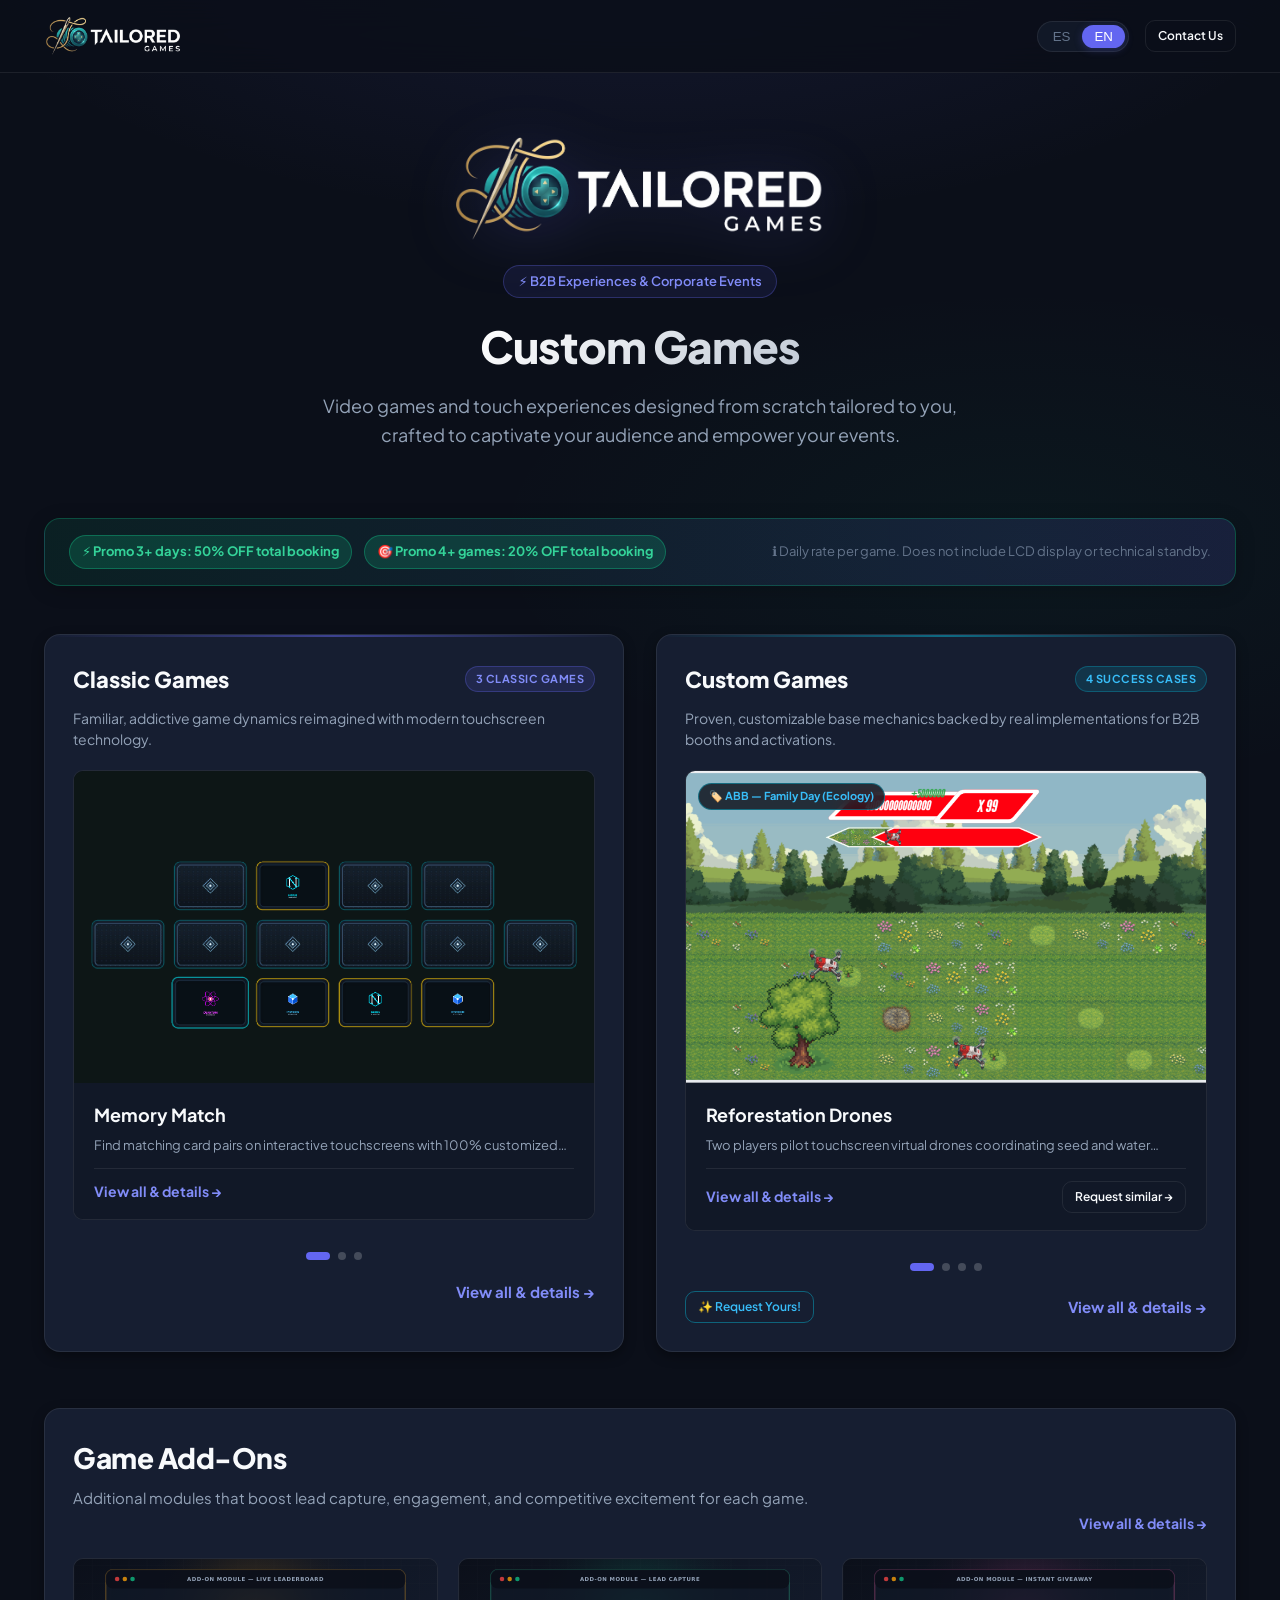
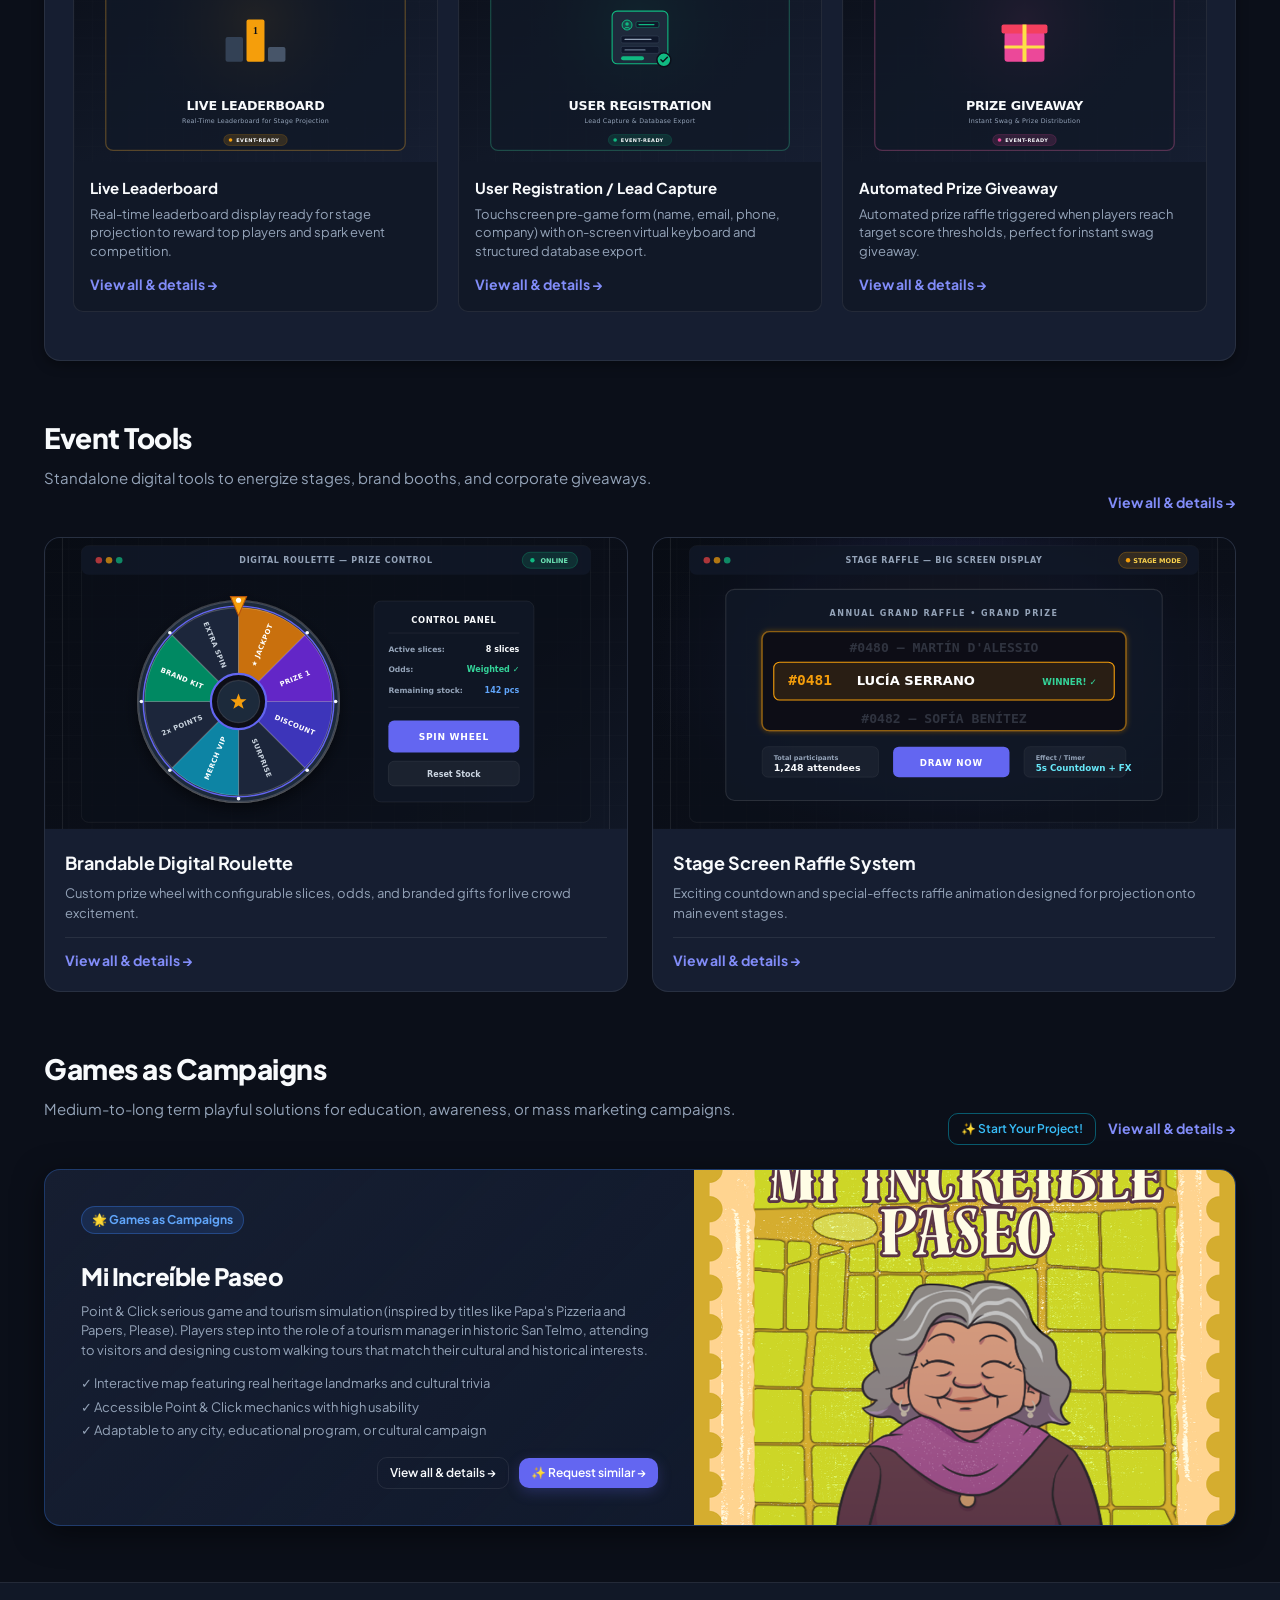
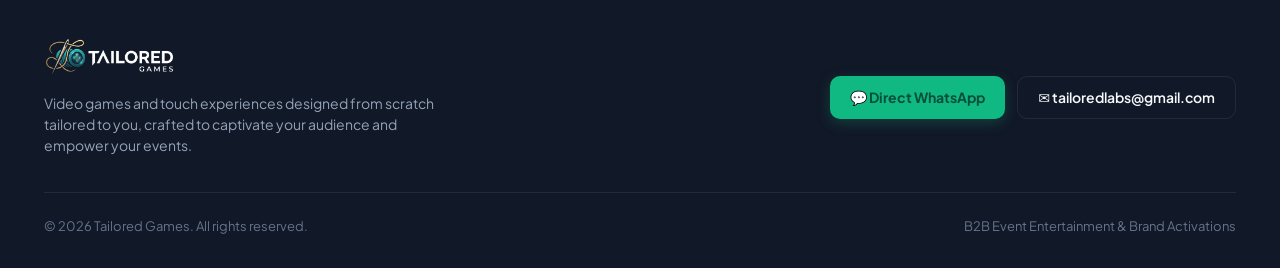
<file: index.html>
<!DOCTYPE html>
<html lang="es">
<head>
  <meta charset="UTF-8" />
  <meta name="viewport" content="width=device-width, initial-scale=1.0" />
  <title>Tailored Games — Experiencias Lúdicas e Interactivas para Eventos</title>
  <meta name="description" content="Juegos interactivos, pantallas táctiles y activaciones digitales de alto impacto para eventos corporativos, stands y marcas líderes." />

  <!-- Favicon -->
  <link rel="icon" type="image/svg+xml" href="assets/images/logo/logo.svg" />

  <!-- Stylesheets -->
  <link rel="stylesheet" href="assets/css/main.css" />
  <link rel="stylesheet" href="assets/css/components.css" />
  <link rel="stylesheet" href="assets/css/responsive.css" />
</head>
<body data-mode="showcase">

  <!-- Header Mount -->
  <div id="header-mount"></div>

  <!-- Main Content -->
  <main class="container">
    <!-- Hero Section Mount -->
    <div id="hero-mount"></div>

    <!-- Promotional Highlight Banner -->
    <div id="promo-mount"></div>

    <!-- Two-Column Split Showcase: Clásicos | A Medida -->
    <div id="split-showcase-mount"></div>

    <!-- Agregados Showcase (4-Screenshot Grid) -->
    <div id="addons-mount"></div>

    <!-- Herramientas Showcase (Ruleta, Sorteador) -->
    <div id="tools-mount"></div>

    <!-- Campañas Especiales (Mi Gran Paseo) -->
    <div id="campaign-mount"></div>
  </main>

  <!-- Studio Contact Footer -->
  <div id="footer-mount"></div>

  <!-- Scripts -->
  <script src="assets/js/data/catalog.js"></script>
  <script src="assets/js/modules/i18n.js"></script>
  <script src="assets/js/modules/carousel.js"></script>
  <script src="assets/js/modules/renderer.js"></script>
  <script src="assets/js/app.js"></script>
</body>
</html>
</file>
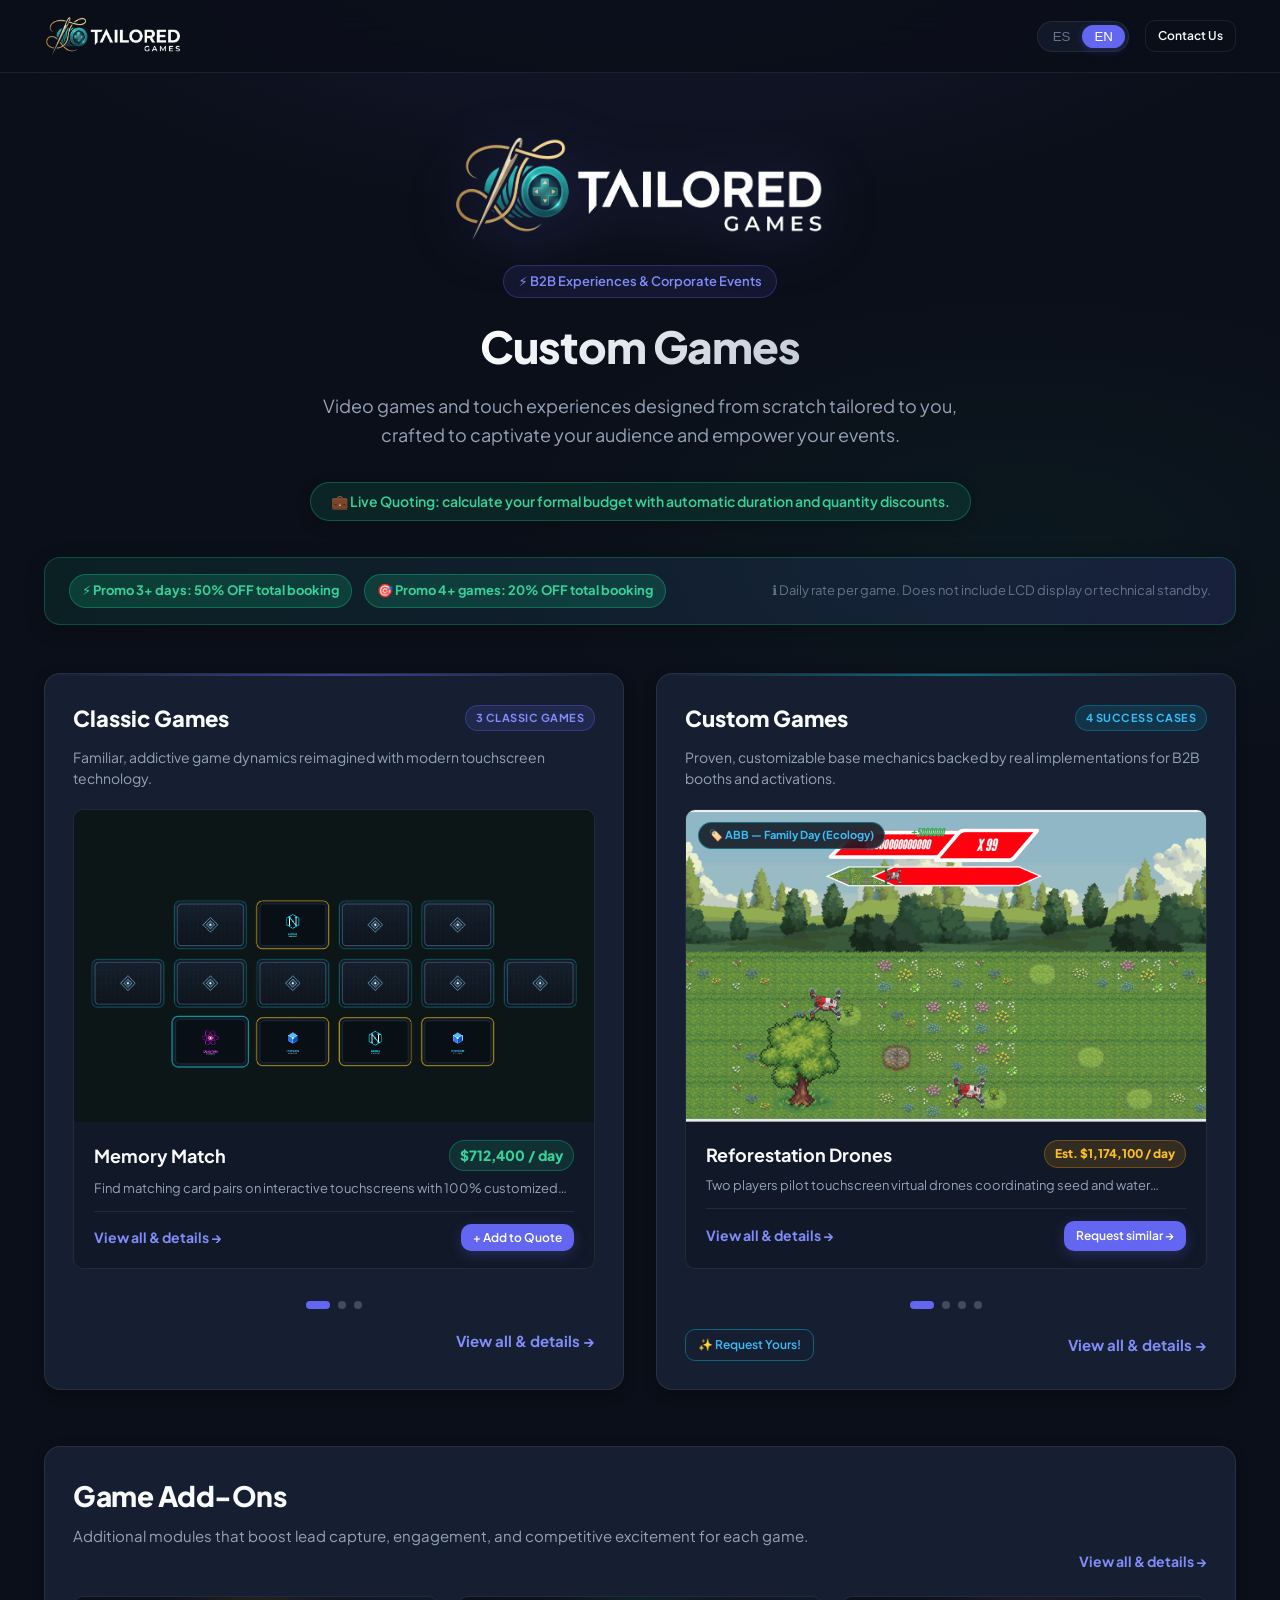
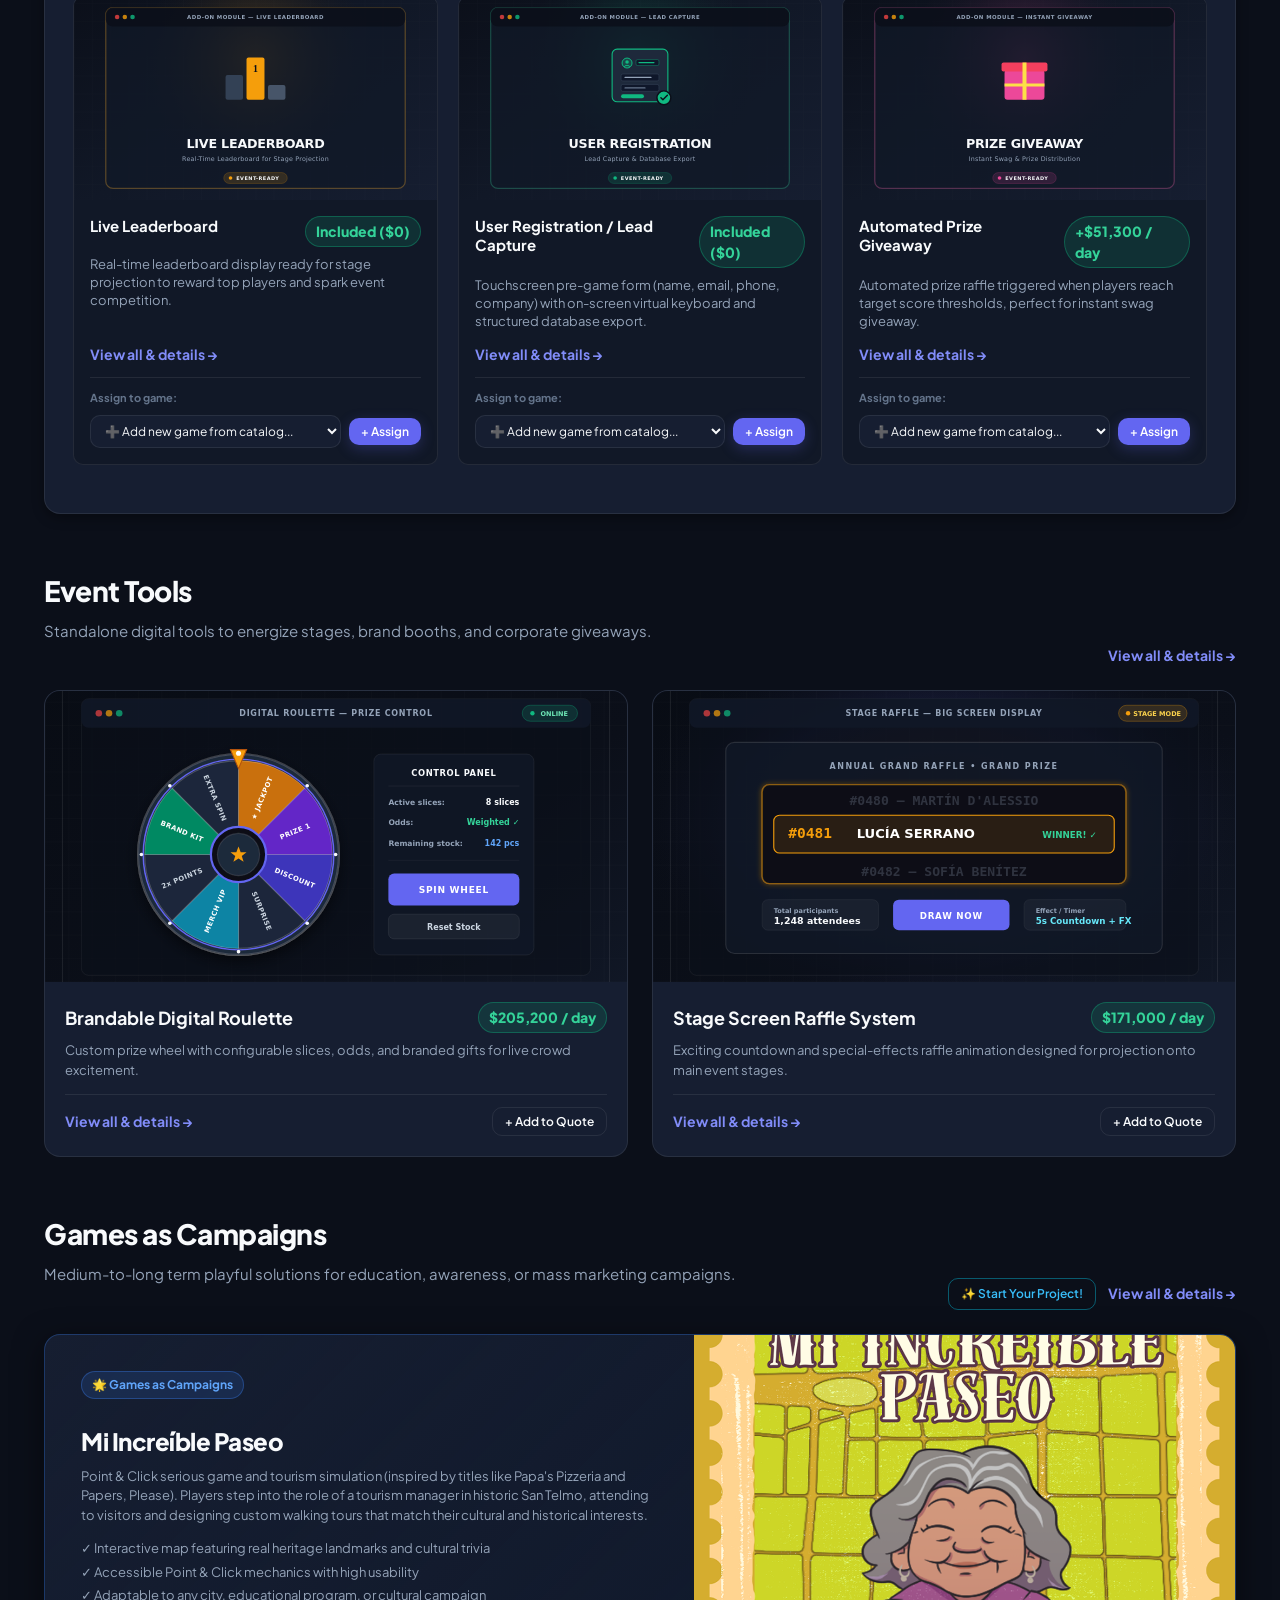
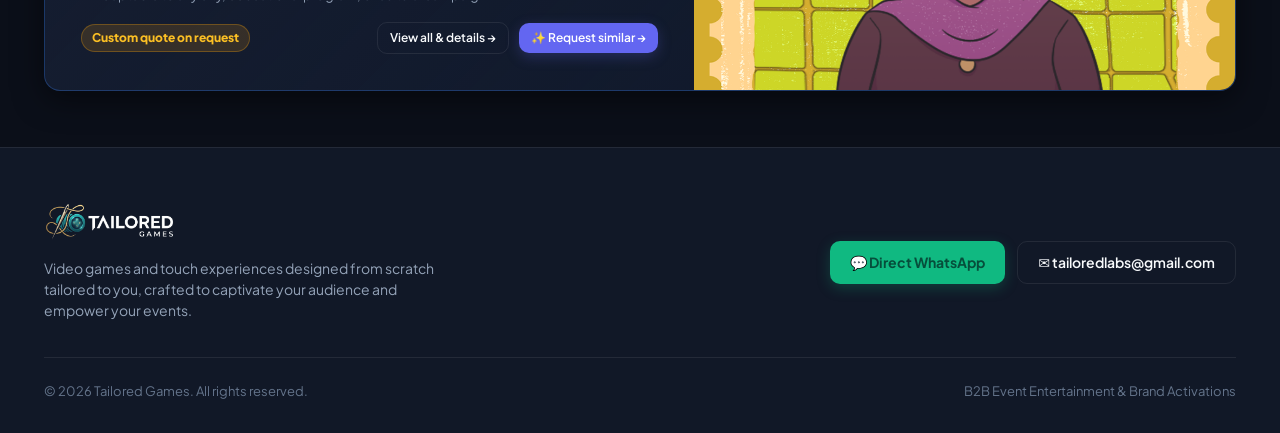
<file: cotizador.html>
<!DOCTYPE html>
<html lang="es">
<head>
  <meta charset="UTF-8" />
  <meta name="viewport" content="width=device-width, initial-scale=1.0" />
  <title>Cotizador Online — Tailored Games | Presupuesto Interactivo para Eventos</title>
  <meta name="description" content="Calcula y cotiza en tiempo real los juegos interactivos y add-ons para tu evento corporativo con promociones por cantidad y duración." />

  <!-- Favicon -->
  <link rel="icon" type="image/svg+xml" href="assets/images/logo/logo.svg" />

  <!-- Stylesheets -->
  <link rel="stylesheet" href="assets/css/main.css" />
  <link rel="stylesheet" href="assets/css/components.css" />
  <link rel="stylesheet" href="assets/css/responsive.css" />
</head>
<body data-mode="cotizador">

  <!-- Header Mount -->
  <div id="header-mount"></div>

  <!-- Main Content -->
  <main class="container">
    <!-- Hero Section Mount -->
    <div id="hero-mount"></div>

    <!-- Promotional Highlight Banner -->
    <div id="promo-mount"></div>

    <!-- Two-Column Split Showcase: Clásicos | A Medida -->
    <div id="split-showcase-mount"></div>

    <!-- Agregados Showcase (4-Screenshot Grid) -->
    <div id="addons-mount"></div>

    <!-- Herramientas Showcase (Ruleta, Sorteador) -->
    <div id="tools-mount"></div>

    <!-- Campañas Especiales (Mi Gran Paseo) -->
    <div id="campaign-mount"></div>
  </main>

  <!-- Quoting Drawer Mount -->
  <div id="cart-mount"></div>

  <!-- Studio Contact Footer -->
  <div id="footer-mount"></div>

  <!-- Scripts -->
  <script src="assets/js/data/catalog.js"></script>
  <script src="assets/js/modules/i18n.js"></script>
  <script src="assets/js/modules/cart.js"></script>
  <script src="assets/js/modules/carousel.js"></script>
  <script src="assets/js/modules/renderer.js"></script>
  <script src="assets/js/app.js"></script>
</body>
</html>
</file>
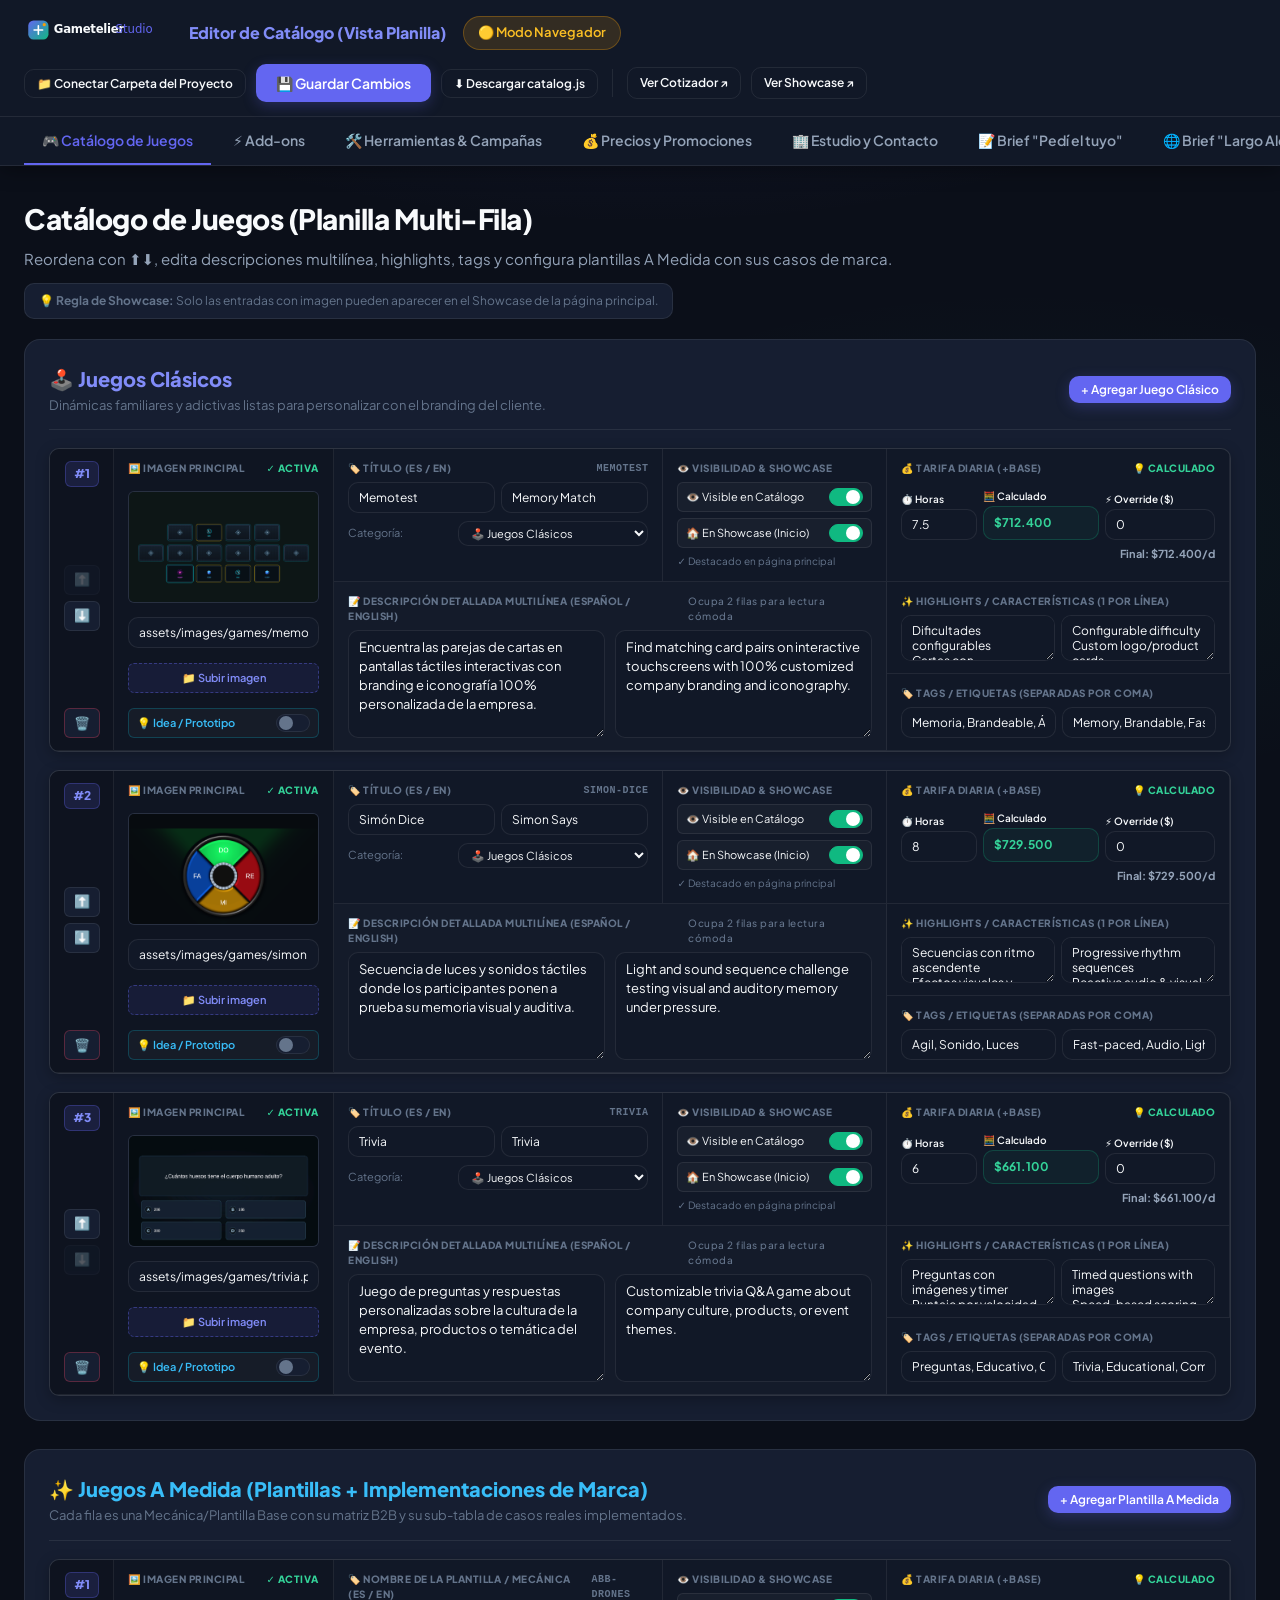
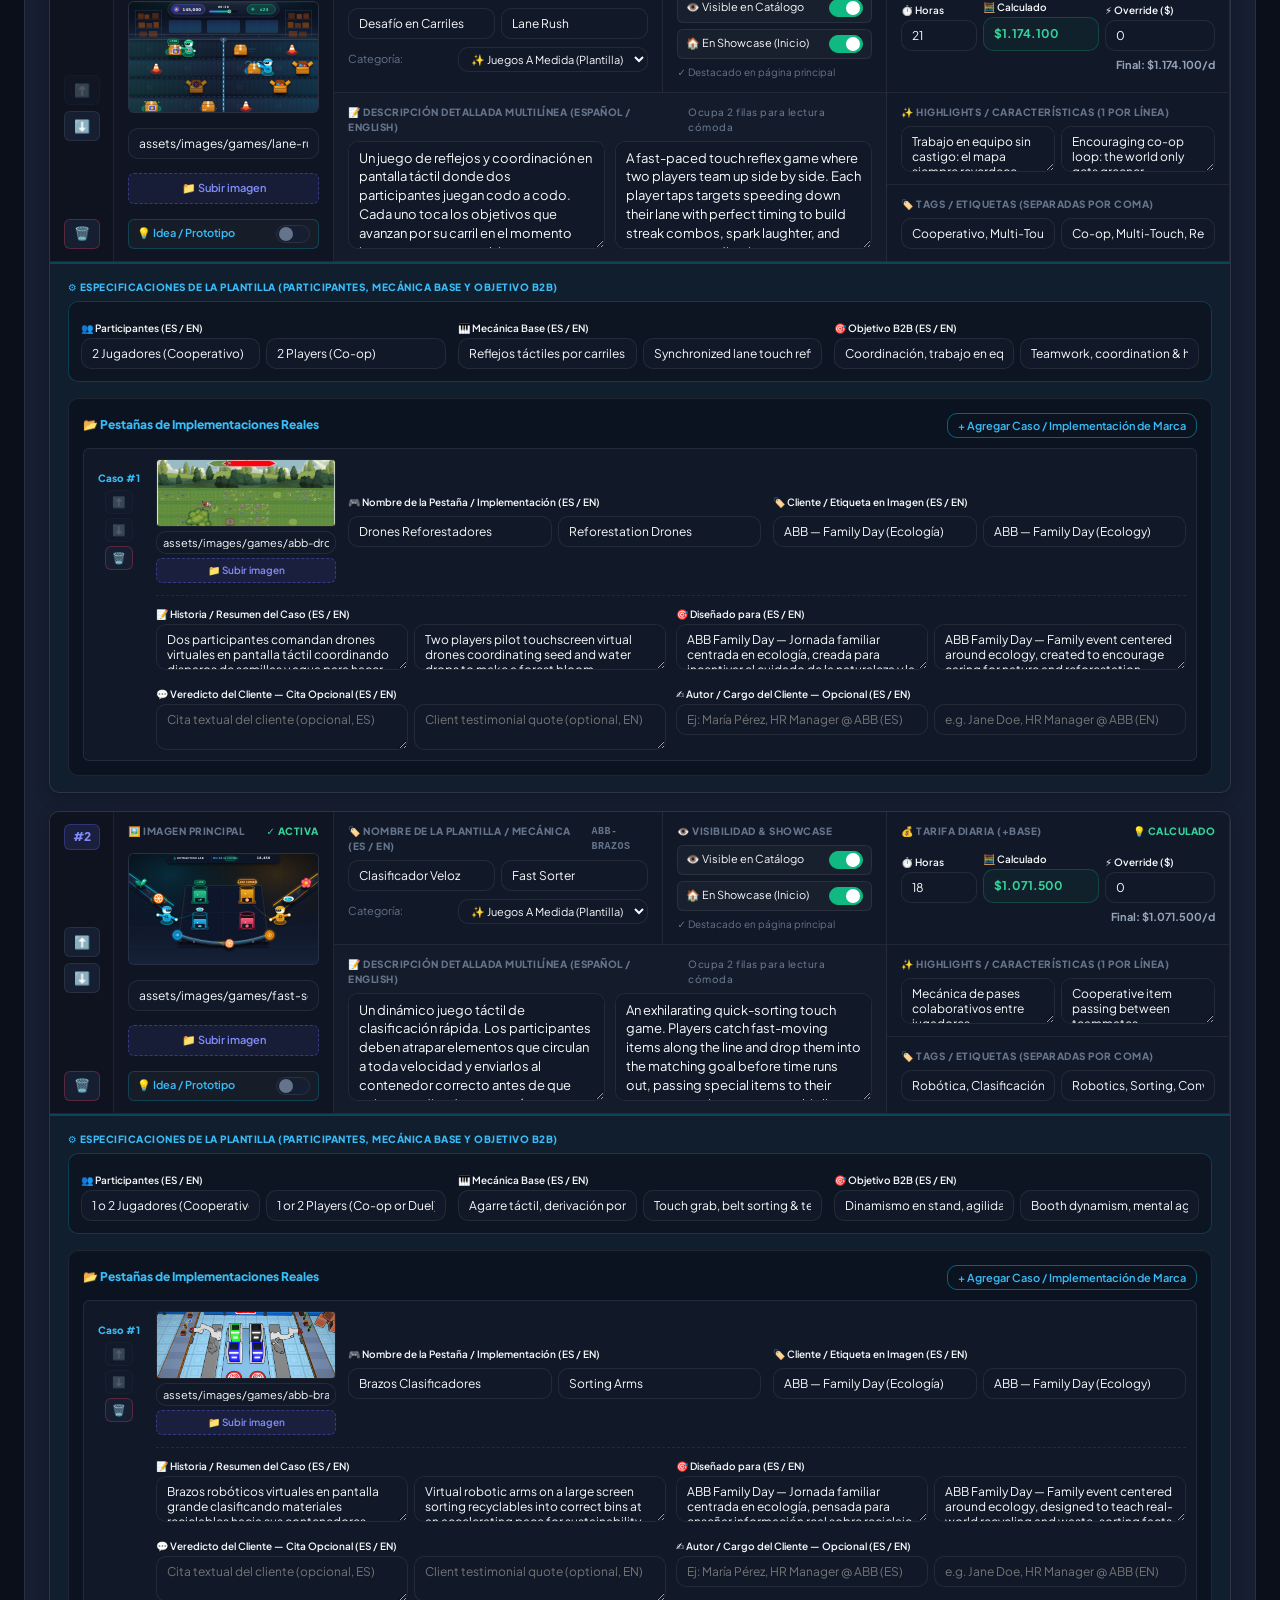
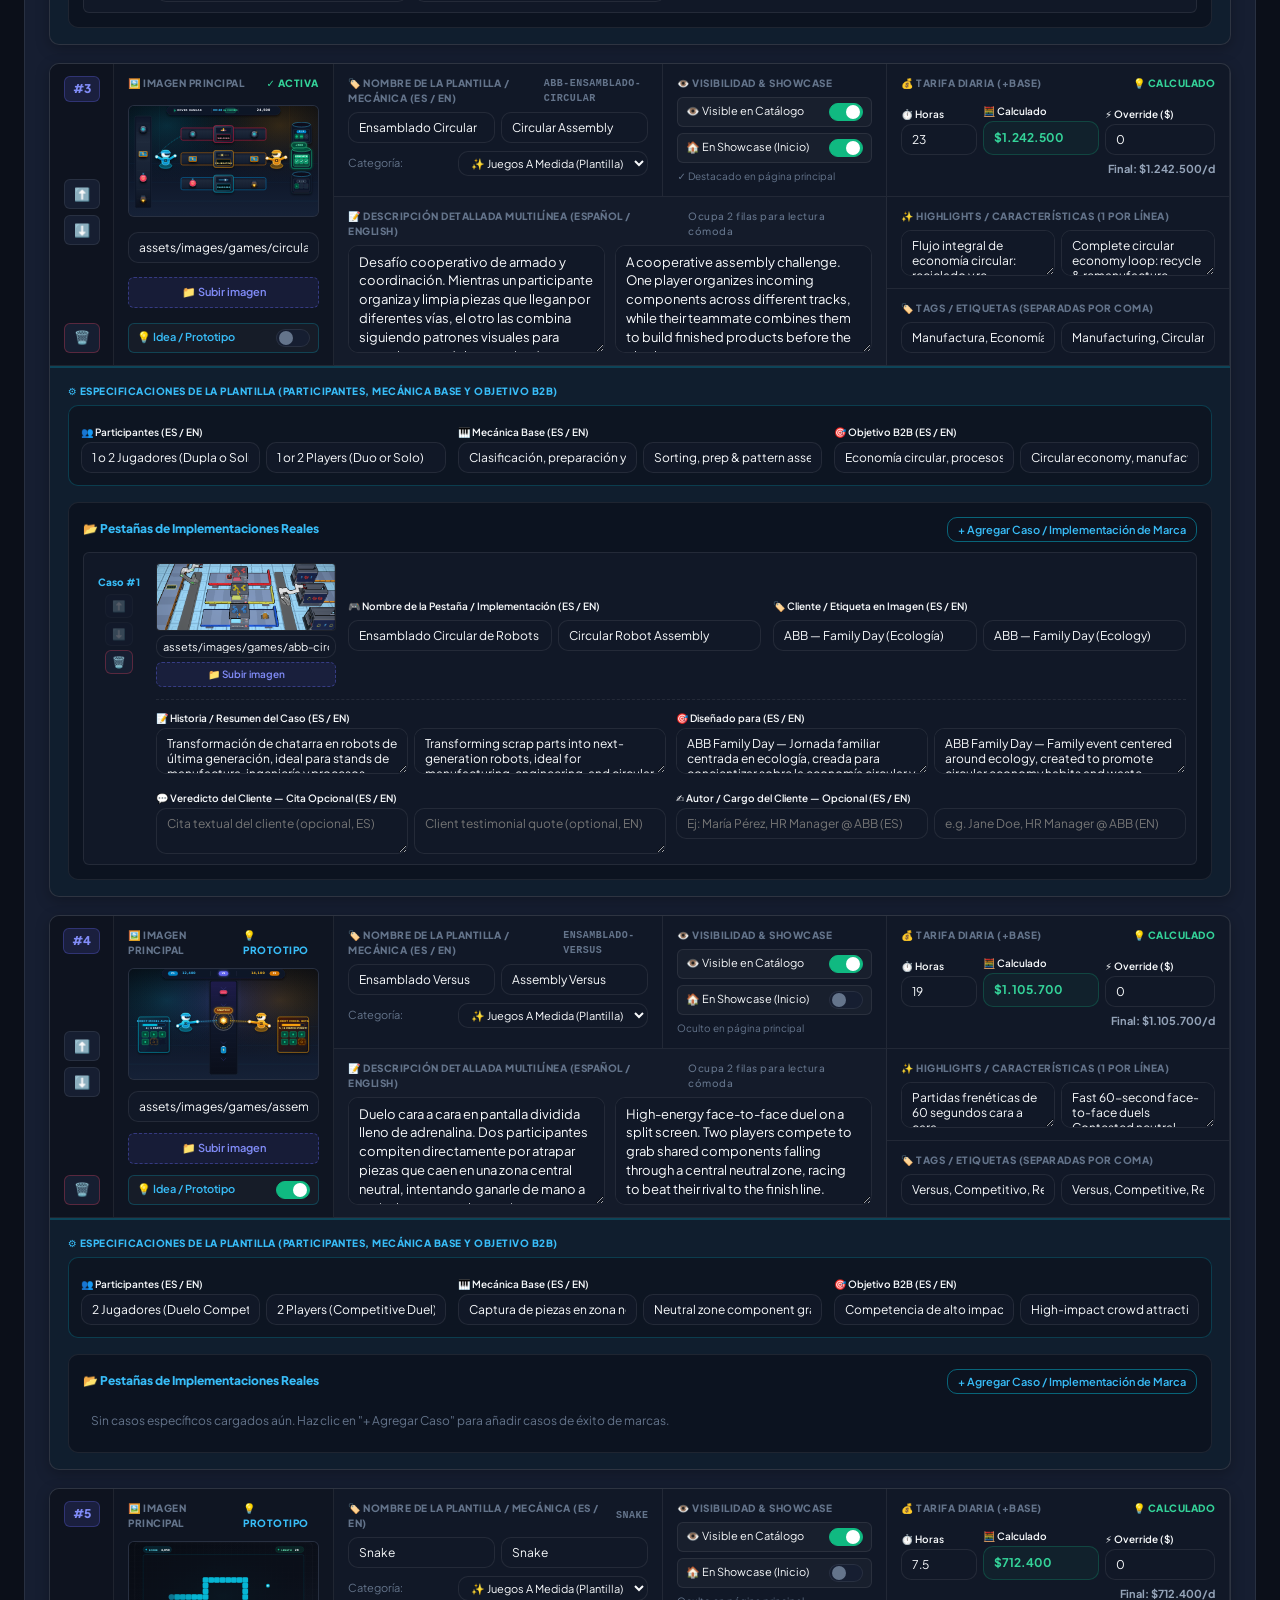
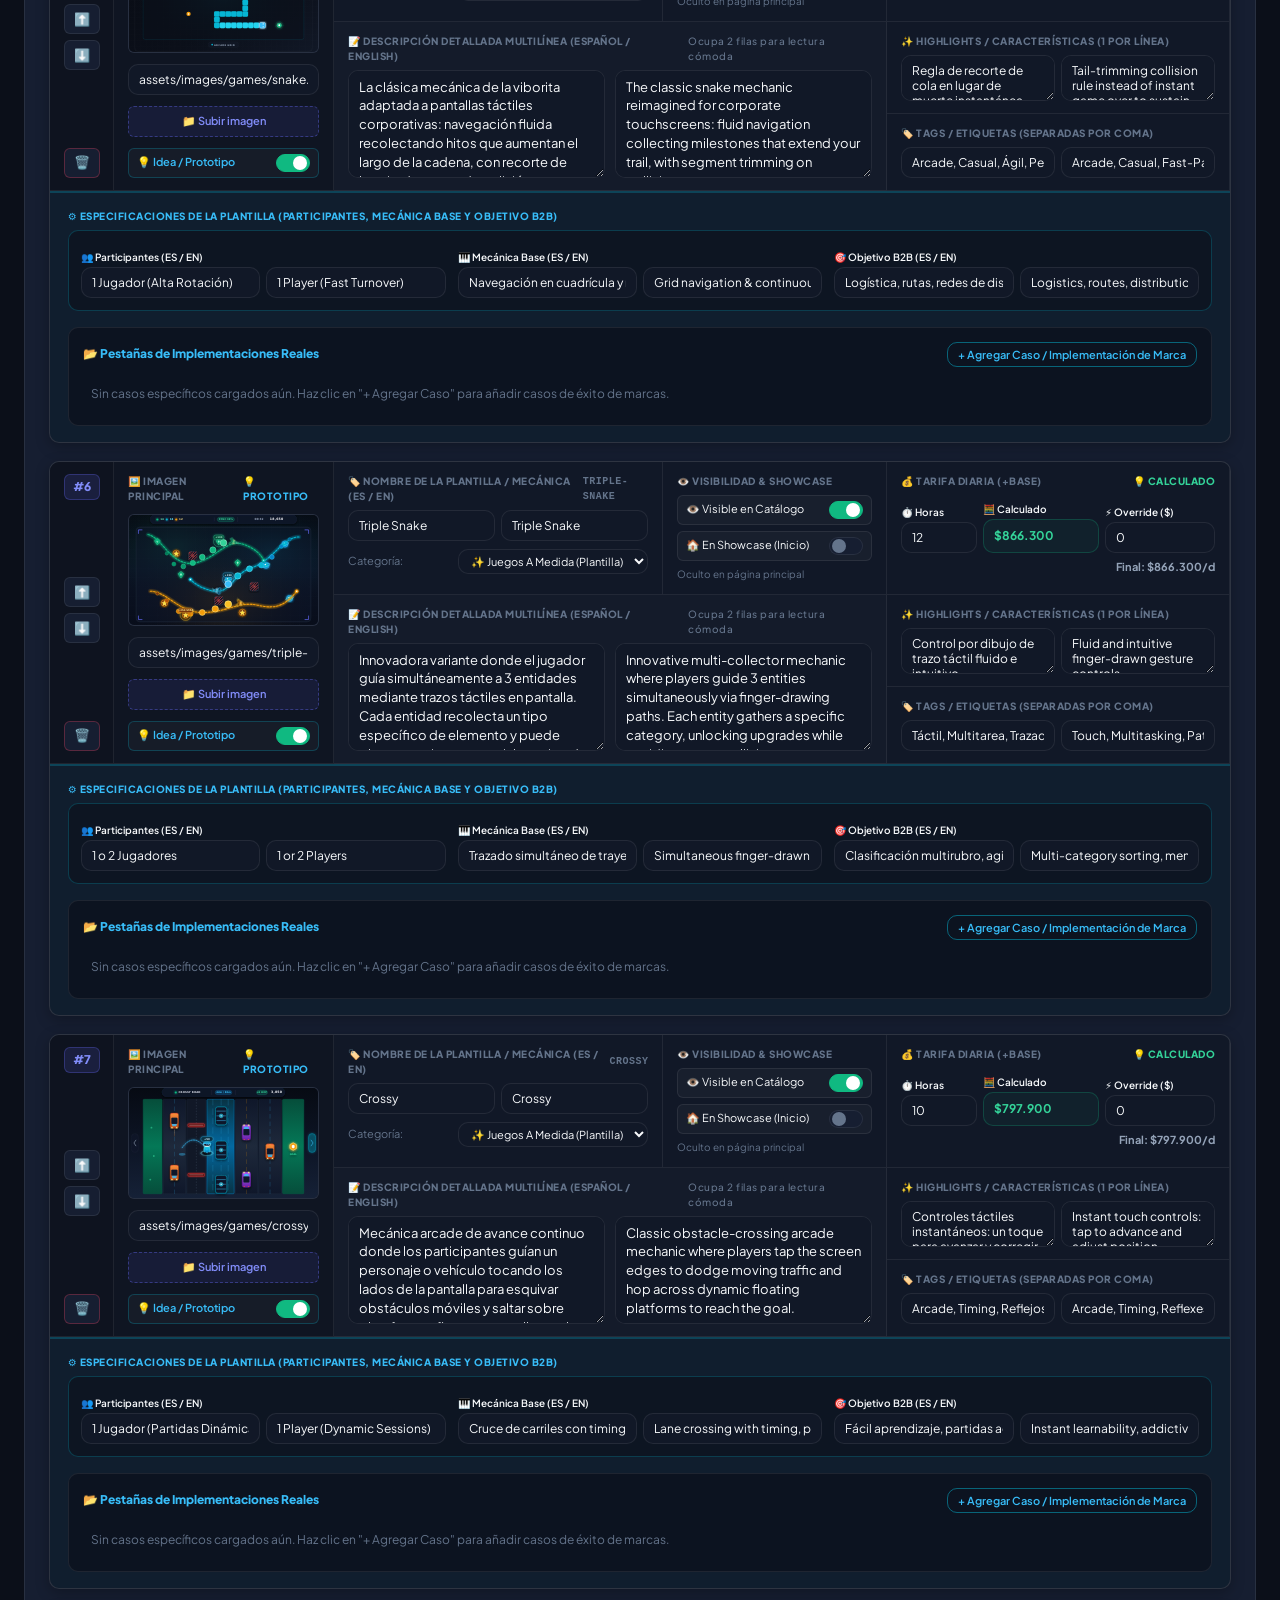
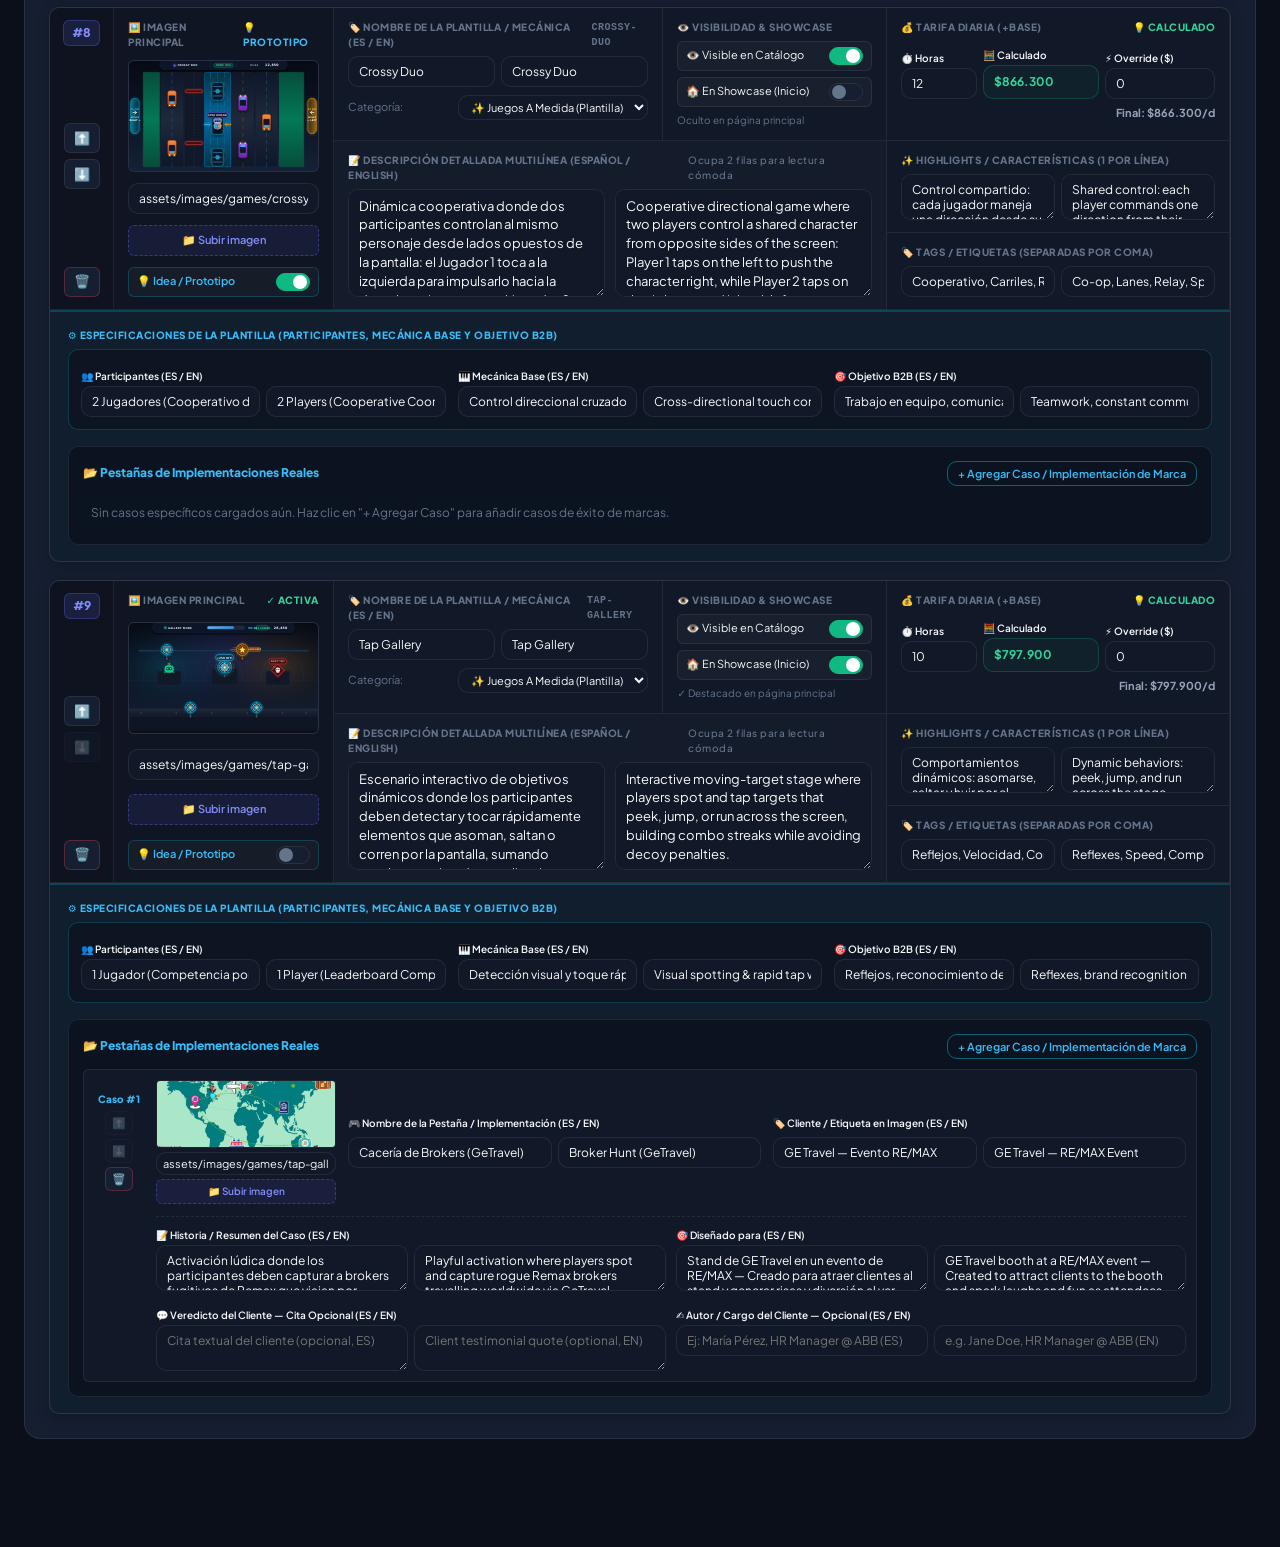
<file: editor.html>
<!DOCTYPE html>
<html lang="es">
<head>
  <meta charset="UTF-8" />
  <meta name="viewport" content="width=device-width, initial-scale=1.0" />
  <title>Editor Local de Catálogo — Tailored Games</title>
  <meta name="description" content="Editor visual tipo planilla sin credenciales ni tokens para actualizar juegos, plantillas a medida, precios, promociones e imágenes de Tailored Games." />

  <!-- Favicon -->
  <link rel="icon" type="image/svg+xml" href="assets/images/logo/logo.svg" />

  <!-- Base Styles -->
  <link rel="stylesheet" href="assets/css/main.css" />
  <link rel="stylesheet" href="assets/css/components.css" />

  <style>
    /* Strict Box-Sizing Reset to Prevent Any Input Overflow */
    *, *::before, *::after {
      box-sizing: border-box;
    }

    .editor-layout {
      display: flex;
      flex-direction: column;
      min-height: 100vh;
    }

    .editor-container {
      width: 100%;
      max-width: 1440px;
      margin: 0 auto;
      padding: 32px 24px 80px;
    }

    .editor-sticky-header {
      position: sticky;
      top: 0;
      z-index: 60;
      background: var(--bg-surface);
      box-shadow: 0 4px 18px rgba(0, 0, 0, 0.35);
    }

    .editor-topbar {
      background: var(--bg-surface);
      border-bottom: 1px solid var(--border-subtle);
      padding: 14px 24px;
      display: flex;
      justify-content: space-between;
      align-items: center;
      flex-wrap: wrap;
      gap: 12px;
    }

    .folder-status-badge {
      display: inline-flex;
      align-items: center;
      gap: 8px;
      padding: 6px 14px;
      border-radius: var(--radius-full);
      font-size: 13px;
      font-weight: 600;
      background: rgba(245, 158, 11, 0.15);
      color: #FBBF24;
      border: 1px solid rgba(245, 158, 11, 0.3);
    }

    .folder-status-badge.connected {
      background: rgba(16, 185, 129, 0.15);
      color: #34D399;
      border-color: rgba(16, 185, 129, 0.3);
    }

    .editor-tabs {
      display: flex;
      gap: 4px;
      background: var(--bg-surface);
      border-bottom: 1px solid var(--border-subtle);
      padding: 0 24px;
      overflow-x: auto;
    }

    .tab-btn {
      background: transparent;
      border: none;
      color: var(--text-secondary);
      font-family: inherit;
      font-size: 14px;
      font-weight: 600;
      padding: 14px 18px;
      cursor: pointer;
      border-bottom: 2px solid transparent;
      transition: var(--transition-fast);
      white-space: nowrap;
    }

    .tab-btn:hover {
      color: var(--text-primary);
    }

    .tab-btn.active {
      color: var(--accent-indigo);
      border-bottom-color: var(--accent-indigo);
    }

    .editor-panel {
      display: none;
    }

    .editor-panel.active {
      display: block;
    }

    .editor-card {
      background: var(--bg-card);
      border: 1px solid var(--border-subtle);
      border-radius: var(--radius-lg);
      padding: 24px;
      margin-bottom: 28px;
    }

    /* ==========================================================================
       Excel-Like Multi-Row Merged-Cell Spreadsheet Layout
       ========================================================================== */
    .sheet-list {
      display: flex;
      flex-direction: column;
      gap: 18px;
    }

    .sheet-entry-block {
      background: var(--bg-surface);
      border: 1px solid rgba(255, 255, 255, 0.12);
      border-radius: var(--radius-md);
      overflow: hidden;
      display: grid;
      grid-template-columns: 64px 220px minmax(260px, 1.25fr) minmax(210px, 0.85fr) minmax(300px, 1.3fr);
      box-shadow: 0 4px 14px rgba(0, 0, 0, 0.25);
      transition: var(--transition-fast);
    }

    .sheet-entry-block:hover {
      border-color: rgba(99, 102, 241, 0.45);
    }

    .sheet-entry-block.a-medida-block:hover {
      border-color: rgba(6, 182, 212, 0.5);
    }

    .sheet-cell {
      padding: 12px 14px;
      border-right: 1px solid rgba(255, 255, 255, 0.07);
      border-bottom: 1px solid rgba(255, 255, 255, 0.07);
      min-width: 0;
      display: flex;
      flex-direction: column;
      gap: 6px;
    }

    .sheet-cell:last-child {
      border-right: none;
    }

    .sheet-cell-header {
      font-size: 10px;
      font-weight: 800;
      text-transform: uppercase;
      letter-spacing: 0.5px;
      color: var(--text-muted);
      display: flex;
      justify-content: space-between;
      align-items: center;
      gap: 6px;
    }

    /* Merged Column 1: Order (#, Up, Down, Delete) */
    .sheet-cell-order {
      grid-column: 1;
      grid-row: 1 / span 3;
      background: rgba(11, 15, 25, 0.55);
      align-items: center;
      justify-content: space-between;
      padding: 12px 6px;
      text-align: center;
    }

    .order-index-badge {
      font-size: 12px;
      font-weight: 800;
      color: var(--text-accent);
      background: rgba(99, 102, 241, 0.15);
      border: 1px solid rgba(99, 102, 241, 0.3);
      border-radius: var(--radius-sm);
      padding: 3px 8px;
    }

    .order-btn-stack {
      display: flex;
      flex-direction: column;
      gap: 6px;
      width: 100%;
      align-items: center;
    }

    .icon-action-btn {
      width: 36px;
      height: 30px;
      border-radius: var(--radius-sm);
      border: 1px solid var(--border-subtle);
      background: var(--bg-card);
      color: var(--text-primary);
      cursor: pointer;
      display: inline-flex;
      align-items: center;
      justify-content: center;
      font-size: 13px;
      transition: var(--transition-fast);
    }

    .icon-action-btn:hover:not(:disabled) {
      border-color: var(--accent-indigo);
      background: rgba(99, 102, 241, 0.15);
    }

    .icon-action-btn:disabled {
      opacity: 0.3;
      cursor: not-allowed;
    }

    .icon-action-btn.danger {
      color: var(--accent-rose);
      border-color: rgba(244, 63, 94, 0.3);
    }

    .icon-action-btn.danger:hover {
      background: rgba(244, 63, 94, 0.15);
      border-color: var(--accent-rose);
    }

    /* Merged Column 2: Image Preview & Upload */
    .sheet-cell-media {
      grid-column: 2;
      grid-row: 1 / span 3;
      background: rgba(11, 15, 25, 0.3);
      justify-content: space-between;
    }

    .sheet-thumb-box {
      width: 100%;
      height: 112px;
      border-radius: var(--radius-sm);
      overflow: hidden;
      background: var(--bg-card);
      border: 1px solid var(--border-subtle);
      position: relative;
    }

    .sheet-thumb-box img {
      width: 100%;
      height: 100%;
      object-fit: cover;
    }

    /* Multi-Row Description Cell (Row 2 & Row 3, Columns 3 & 4) */
    .sheet-cell-desc {
      grid-column: 3 / span 2;
      grid-row: 2 / span 2;
      background: rgba(255, 255, 255, 0.01);
    }

    .desc-dual-grid {
      display: grid;
      grid-template-columns: 1fr 1fr;
      gap: 10px;
      flex: 1;
    }

    .desc-dual-grid textarea {
      width: 100%;
      height: 100%;
      min-height: 96px;
      resize: vertical;
      line-height: 1.45;
      font-size: 13px;
    }

    /* Row 2 & Row 3, Column 5: Highlights & Tags */
    .sheet-cell-highlights {
      grid-column: 5;
      grid-row: 2;
    }

    .sheet-cell-tags {
      grid-column: 5;
      grid-row: 3;
    }

    /* Row 4 (Custom Game Template Extension: B2B Matrix + Implementations Sub-table) */
    .sheet-cell-template-ext {
      grid-column: 1 / -1;
      background: rgba(6, 182, 212, 0.04);
      border-top: 2px solid rgba(6, 182, 212, 0.25);
      padding: 16px 18px;
      display: flex;
      flex-direction: column;
      gap: 16px;
    }

    .b2b-editor-matrix {
      display: grid;
      grid-template-columns: 1fr 1fr;
      gap: 12px;
      background: rgba(11, 15, 25, 0.55);
      border: 1px solid rgba(6, 182, 212, 0.25);
      border-radius: var(--radius-md);
      padding: 12px;
    }

    .impl-subtable-box {
      background: rgba(11, 15, 25, 0.65);
      border: 1px solid var(--border-subtle);
      border-radius: var(--radius-md);
      padding: 14px;
      display: flex;
      flex-direction: column;
      gap: 10px;
    }

    .impl-subrow {
      display: grid;
      grid-template-columns: 50px 180px 1fr 1fr;
      gap: 12px;
      background: var(--bg-surface);
      border: 1px solid var(--border-subtle);
      border-radius: var(--radius-sm);
      padding: 10px;
      align-items: center;
    }

    .dual-input-row {
      display: grid;
      grid-template-columns: 1fr 1fr;
      gap: 6px;
      min-width: 0;
    }

    .pricing-mini-grid {
      display: grid;
      grid-template-columns: 76px 1fr 110px;
      gap: 6px;
      align-items: end;
      min-width: 0;
    }

    .form-input {
      width: 100%;
      min-width: 0;
      max-width: 100%;
      padding: 7px 10px;
      font-size: 12px;
    }

    .dropzone-label {
      display: flex;
      align-items: center;
      justify-content: center;
      padding: 6px 10px;
      background: rgba(99, 102, 241, 0.1);
      border: 1px dashed rgba(99, 102, 241, 0.4);
      border-radius: var(--radius-sm);
      color: var(--text-accent);
      font-size: 11px;
      font-weight: 600;
      cursor: pointer;
      text-align: center;
    }

    .dropzone-label:hover {
      background: rgba(99, 102, 241, 0.2);
    }

    .toggle-pill-row {
      display: flex;
      align-items: center;
      justify-content: space-between;
      gap: 8px;
      padding: 5px 8px;
      border-radius: var(--radius-sm);
      background: rgba(255, 255, 255, 0.03);
      border: 1px solid var(--border-subtle);
      font-size: 11px;
    }

    .switch-input {
      appearance: none;
      width: 34px;
      height: 18px;
      background: var(--bg-card);
      border: 1px solid var(--border-subtle);
      border-radius: var(--radius-full);
      position: relative;
      cursor: pointer;
      outline: none;
      transition: var(--transition-fast);
      flex-shrink: 0;
    }

    .switch-input::before {
      content: "";
      position: absolute;
      top: 1px;
      left: 2px;
      width: 14px;
      height: 14px;
      border-radius: var(--radius-full);
      background: var(--text-muted);
      transition: var(--transition-fast);
    }

    .switch-input:checked {
      background: var(--accent-emerald);
      border-color: var(--accent-emerald);
    }

    .switch-input:checked::before {
      transform: translateX(14px);
      background: #FFFFFF;
    }

    .switch-input:disabled {
      opacity: 0.4;
      cursor: not-allowed;
    }

    /* Save Toast */
    .save-toast {
      position: fixed;
      bottom: 24px;
      right: 24px;
      background: #064E3B;
      color: #A7F3D0;
      border: 1px solid #10B981;
      padding: 16px 24px;
      border-radius: var(--radius-md);
      box-shadow: var(--shadow-lg);
      font-weight: 700;
      display: flex;
      align-items: center;
      gap: 12px;
      transform: translateY(100px);
      opacity: 0;
      transition: var(--transition-normal);
      z-index: 200;
    }

    .save-toast.visible {
      transform: translateY(0);
      opacity: 1;
    }

    @media (max-width: 1180px) {
      .sheet-entry-block {
        grid-template-columns: 56px 190px 1fr 1fr;
      }
      .sheet-cell-highlights,
      .sheet-cell-tags {
        grid-column: 3 / span 2;
        grid-row: auto;
      }
      .b2b-editor-matrix {
        grid-template-columns: 1fr;
      }
      .impl-subrow {
        grid-template-columns: 1fr;
      }
    }
  </style>
</head>
<body class="editor-layout">

  <div class="editor-sticky-header">
    <!-- Top Bar -->
    <header class="editor-topbar">
      <div style="display: flex; align-items: center; gap: 16px;">
        <a href="index.html" target="_blank" title="Ver Showcase">
          <img src="assets/images/logo/logo.svg" alt="Tailored Games" style="height: 32px;" />
        </a>
        <span style="font-weight: 800; font-size: 16px; color: var(--text-accent);">Editor de Catálogo (Vista Planilla)</span>
        <span id="folder-status" class="folder-status-badge">🟡 Modo Navegador</span>
      </div>

      <div style="display: flex; align-items: center; gap: 10px; flex-wrap: wrap;">
        <button type="button" class="btn btn-outline btn-sm" id="btn-open-folder">
          📁 Conectar Carpeta del Proyecto
        </button>

        <button type="button" class="btn btn-primary" id="btn-save-changes">
          💾 Guardar Cambios
        </button>

        <button type="button" class="btn btn-outline btn-sm" id="btn-download-catalog">
          ⬇️ Descargar catalog.js
        </button>

        <div style="border-left: 1px solid var(--border-subtle); height: 28px; margin: 0 4px;"></div>

        <a href="cotizador.html" target="_blank" class="btn btn-outline btn-sm">
          Ver Cotizador ↗
        </a>
        <a href="index.html" target="_blank" class="btn btn-outline btn-sm">
          Ver Showcase ↗
        </a>
      </div>
    </header>

    <!-- Navigation Tabs (Always Visible) -->
    <nav class="editor-tabs">
      <button type="button" class="tab-btn active" data-tab="tab-games">🎮 Catálogo de Juegos</button>
      <button type="button" class="tab-btn" data-tab="tab-addons">⚡ Add-ons</button>
      <button type="button" class="tab-btn" data-tab="tab-tools">🛠️ Herramientas & Campañas</button>
      <button type="button" class="tab-btn" data-tab="tab-promos">💰 Precios y Promociones</button>
      <button type="button" class="tab-btn" data-tab="tab-studio">🏢 Estudio y Contacto</button>
      <button type="button" class="tab-btn" data-tab="tab-brief">📝 Brief "Pedí el tuyo"</button>
      <button type="button" class="tab-btn" data-tab="tab-campaign-brief">🌐 Brief "Largo Alcance"</button>
      <button type="button" class="tab-btn" data-tab="tab-simulator">🧮 Simulador de Cotización</button>
    </nav>
  </div>

  <!-- Editor Content Panels -->
  <main class="editor-container">

    <!-- Tab 1: Games Catalog (Divided into Clásicos & A Medida Spreadsheet Blocks) -->
    <section class="editor-panel active" id="tab-games">
      <div style="margin-bottom: 20px; display: flex; justify-content: space-between; align-items: flex-end; flex-wrap: wrap; gap: 12px;">
        <div>
          <h3 class="section-title">Catálogo de Juegos (Planilla Multi-Fila)</h3>
          <p class="section-desc" style="margin-bottom: 0;">Reordena con ⬆️⬇️, edita descripciones multilínea, highlights, tags y configura plantillas A Medida con sus casos de marca.</p>
        </div>
        <div style="font-size: 12px; color: var(--text-muted); background: var(--bg-card); padding: 8px 14px; border-radius: var(--radius-md); border: 1px solid var(--border-subtle);">
          💡 <strong>Regla de Showcase:</strong> Solo las entradas con imagen pueden aparecer en el Showcase de la página principal.
        </div>
      </div>

      <!-- Subsection 1: Clásicos -->
      <div class="editor-card">
        <div style="display: flex; justify-content: space-between; align-items: center; margin-bottom: 18px; border-bottom: 1px solid var(--border-subtle); padding-bottom: 14px; flex-wrap: wrap; gap: 12px;">
          <div>
            <h4 style="font-size: 20px; font-weight: 800; color: #818CF8;">🕹️ Juegos Clásicos</h4>
            <p style="font-size: 13px; color: var(--text-muted); margin-top: 2px;">Dinámicas familiares y adictivas listas para personalizar con el branding del cliente.</p>
          </div>
          <button type="button" class="btn btn-primary btn-sm" onclick="addNewGame('clasicos')">
            + Agregar Juego Clásico
          </button>
        </div>
        <div class="sheet-list" id="clasicos-editor-container"></div>
      </div>

      <!-- Subsection 2: A Medida (Templates + Brand Implementations) -->
      <div class="editor-card">
        <div style="display: flex; justify-content: space-between; align-items: center; margin-bottom: 18px; border-bottom: 1px solid var(--border-subtle); padding-bottom: 14px; flex-wrap: wrap; gap: 12px;">
          <div>
            <h4 style="font-size: 20px; font-weight: 800; color: #38BDF8;">✨ Juegos A Medida (Plantillas + Implementaciones de Marca)</h4>
            <p style="font-size: 13px; color: var(--text-muted); margin-top: 2px;">Cada fila es una Mecánica/Plantilla Base con su matriz B2B y su sub-tabla de casos reales implementados.</p>
          </div>
          <button type="button" class="btn btn-primary btn-sm" onclick="addNewGame('aMedida')">
            + Agregar Plantilla A Medida
          </button>
        </div>
        <div class="sheet-list" id="amedida-editor-container"></div>
      </div>
    </section>

    <!-- Tab 2: Addons -->
    <section class="editor-panel" id="tab-addons">
      <div class="editor-card">
        <div style="display: flex; justify-content: space-between; align-items: center; margin-bottom: 18px; border-bottom: 1px solid var(--border-subtle); padding-bottom: 14px; flex-wrap: wrap; gap: 12px;">
          <div>
            <h3 class="section-title" style="margin-bottom: 4px;">⚡ Add-ons</h3>
            <p class="section-desc" style="margin-bottom: 0;">Módulos adicionales que se asignan por juego. Puedes agregar, reordenar, eliminar y editar sus descripciones y highlights.</p>
          </div>
          <button type="button" class="btn btn-primary btn-sm" onclick="addNewCategoryItem('agregados')">
            + Agregar Nuevo Add-on
          </button>
        </div>

        <div class="sheet-list" id="addons-editor-container"></div>
      </div>
    </section>

    <!-- Tab 3: Tools & Campaigns -->
    <section class="editor-panel" id="tab-tools">
      <div class="editor-card">
        <div style="display: flex; justify-content: space-between; align-items: center; margin-bottom: 18px; border-bottom: 1px solid var(--border-subtle); padding-bottom: 14px; flex-wrap: wrap; gap: 12px;">
          <div>
            <h3 class="section-title" style="margin-bottom: 4px;">🛠️ Herramientas de Evento (Ruleta, Sorteador)</h3>
            <p class="section-desc" style="margin-bottom: 0;">Módulos independientes para escenarios, stands y sorteos en vivo.</p>
          </div>
          <button type="button" class="btn btn-primary btn-sm" onclick="addNewCategoryItem('herramientas')">
            + Agregar Herramienta
          </button>
        </div>
        <div class="sheet-list" id="tools-editor-container"></div>
      </div>

      <div class="editor-card">
        <div style="display: flex; justify-content: space-between; align-items: center; margin-bottom: 18px; border-bottom: 1px solid var(--border-subtle); padding-bottom: 14px; flex-wrap: wrap; gap: 12px;">
          <div>
            <h3 class="section-title" style="margin-bottom: 4px;">🌟 Juegos de Largo Alcance (Casos)</h3>
            <p class="section-desc" style="margin-bottom: 0;">Soluciones de duración extendida: capacitación en servidores internos, campañas promocionales web, educación y gamificación continua.</p>
          </div>
          <button type="button" class="btn btn-success btn-sm" onclick="addNewCategoryItem('campanas')">
            + Agregar Proyecto
          </button>
        </div>
        <div class="sheet-list" id="campaigns-editor-container"></div>
      </div>
    </section>

    <!-- Tab 4: Promo Rules & Global Pricing -->
    <section class="editor-panel" id="tab-promos">
      <div class="editor-card" style="margin-bottom: 24px;">
        <div style="display: flex; justify-content: space-between; align-items: center; margin-bottom: 8px; flex-wrap: wrap; gap: 8px;">
          <div>
            <h3 class="section-title">💰 Parámetros Globales de Precios</h3>
            <p class="section-desc">Define las variables de cotización automatizada. Los precios de juegos, add-ons y herramientas se calculan a partir de las horas estimadas.</p>
          </div>
          <span class="badge" style="background: rgba(16,185,129,0.15); color: #34D399; border: 1px solid rgba(16,185,129,0.3); font-size: 13px; padding: 6px 12px;">
            ✓ Fórmula Dinámica Activa
          </span>
        </div>

        <div style="background: rgba(16,185,129,0.08); border: 1px solid rgba(16,185,129,0.25); border-radius: var(--radius-md); padding: 12px 16px; font-size: 13px; color: #6EE7B7; margin-bottom: 20px;">
          🧮 <strong>Fórmula de cálculo:</strong> <code>Precio ($ ARS) = (Horas × Multiplicador × Tarifa Hora USD × Cotización Dólar) + (Precio Base solo si es Juego)</code>.
        </div>

        <div style="display: grid; grid-template-columns: repeat(auto-fit, minmax(210px, 1fr)); gap: 16px;">
          <div class="form-group">
            <label class="form-label">🎮 Precio Base por Juego ($ ARS)</label>
            <input type="number" id="pricing-game-base-price" class="form-input" min="0" step="1000" oninput="updatePricingConfig('gameBasePrice', Number(this.value))" />
          </div>

          <div class="form-group">
            <label class="form-label">⏱️ Precio por Hora ($ USD)</label>
            <input type="number" id="pricing-hourly-usd" class="form-input" min="0" step="1" oninput="updatePricingConfig('hourlyRateUsd', Number(this.value))" />
          </div>

          <div class="form-group">
            <label class="form-label">💵 Cotización Dólar ($ ARS)</label>
            <input type="number" id="pricing-usd-to-ars" class="form-input" min="0" step="10" oninput="updatePricingConfig('usdToArsRate', Number(this.value))" />
          </div>

          <div class="form-group">
            <label class="form-label">⚡ Multiplicador de Tiempo</label>
            <input type="number" id="pricing-time-multiplier" class="form-input" min="0.1" step="0.1" oninput="updatePricingConfig('timeMultiplier', Number(this.value))" />
          </div>
        </div>
      </div>

      <div class="editor-card">
        <h3 class="section-title">Reglas de Promociones y Descuentos</h3>
        <p class="section-desc">Configura los umbrales de días y cantidad de juegos para la aplicación automática de descuentos.</p>

        <div style="display: grid; grid-template-columns: 1fr 1fr; gap: 24px;">
          <div style="grid-column: span 2; background: rgba(99,102,241,0.1); border: 1px solid rgba(99,102,241,0.3); border-radius: var(--radius-md); padding: 12px 16px; font-size: 13px; color: var(--text-accent);">
            💡 <strong>Etiquetas inteligentes:</strong> Usa <code>[days]</code>, <code>[games]</code> y <code>[discount]</code> para insertar automáticamente los valores configurados.
          </div>

          <div style="background: var(--bg-surface); padding: 20px; border-radius: var(--radius-md); border: 1px solid var(--border-subtle);">
            <h4 style="font-size: 16px; margin-bottom: 12px; color: #34D399;">📅 Promo por Duración (Días)</h4>
            <div class="form-group" style="margin-bottom: 12px;">
              <label class="form-label">Días mínimos para activar</label>
              <input type="number" id="promo-days-min" class="form-input" min="1" />
            </div>
            <div class="form-group" style="margin-bottom: 12px;">
              <label class="form-label">Porcentaje de descuento (%)</label>
              <input type="number" id="promo-days-pct" class="form-input" min="0" max="100" />
            </div>
            <div class="form-group" style="margin-bottom: 8px;">
              <label class="form-label">Texto de la etiqueta (ES)</label>
              <input type="text" id="promo-days-label-es" class="form-input" />
            </div>
            <div class="form-group">
              <label class="form-label">Texto de la etiqueta (EN)</label>
              <input type="text" id="promo-days-label-en" class="form-input" />
            </div>
          </div>

          <div style="background: var(--bg-surface); padding: 20px; border-radius: var(--radius-md); border: 1px solid var(--border-subtle);">
            <h4 style="font-size: 16px; margin-bottom: 12px; color: #38BDF8;">🎮 Promo por Cantidad de Juegos</h4>
            <div class="form-group" style="margin-bottom: 12px;">
              <label class="form-label">Cantidad mínima de juegos</label>
              <input type="number" id="promo-games-min" class="form-input" min="1" />
            </div>
            <div class="form-group" style="margin-bottom: 12px;">
              <label class="form-label">Porcentaje de descuento (%)</label>
              <input type="number" id="promo-games-pct" class="form-input" min="0" max="100" />
            </div>
            <div class="form-group" style="margin-bottom: 8px;">
              <label class="form-label">Texto de la etiqueta (ES)</label>
              <input type="text" id="promo-games-label-es" class="form-input" />
            </div>
            <div class="form-group">
              <label class="form-label">Texto de la etiqueta (EN)</label>
              <input type="text" id="promo-games-label-en" class="form-input" />
            </div>
          </div>

          <div class="form-group" style="grid-column: span 2;">
            <label class="form-label">Aclaración / Disclaimer Legal (Español)</label>
            <input type="text" id="promo-disclaimer-es" class="form-input" />
          </div>
          <div class="form-group" style="grid-column: span 2;">
            <label class="form-label">Aclaración / Disclaimer Legal (English)</label>
            <input type="text" id="promo-disclaimer-en" class="form-input" />
          </div>
        </div>
      </div>
    </section>

    <!-- Tab 5: Studio Info -->
    <section class="editor-panel" id="tab-studio">
      <div class="editor-card">
        <h3 class="section-title">Información del Estudio</h3>
        <p class="section-desc">Datos generales del estudio y canales oficiales de contacto.</p>

        <div style="display: grid; grid-template-columns: 1fr 1fr; gap: 20px;">
          <div class="form-group">
            <label class="form-label">Nombre del Estudio</label>
            <input type="text" id="studio-name" class="form-input" />
          </div>

          <div class="form-group">
            <label class="form-label">WhatsApp (Formato internacional sin +)</label>
            <input type="text" id="studio-whatsapp" class="form-input" />
          </div>

          <div class="form-group" style="grid-column: span 2;">
            <label class="form-label">Logo del Estudio (Ruta / Archivo)</label>
            <div style="display: flex; align-items: center; gap: 16px;">
              <div style="width: 140px; height: 50px; background: var(--bg-surface); border: 1px solid var(--border-subtle); border-radius: var(--radius-sm); padding: 6px; display: flex; align-items: center; justify-content: center;">
                <img id="studio-logo-prev" src="assets/images/logo/logo.svg" alt="Logo Preview" style="max-height: 38px; max-width: 100%; object-fit: contain;" onerror="this.src='assets/images/logo/logo.svg';" />
              </div>
              <div style="flex: 1;">
                <input type="text" id="studio-logo" class="form-input" onchange="document.getElementById('studio-logo-prev').src = this.value" />
                <label class="dropzone-label" style="margin-top: 6px;">
                  📁 Elegir archivo de logo
                  <input type="file" accept="image/*" style="display: none;" onchange="handleLogoPick(this)" />
                </label>
              </div>
            </div>
          </div>

          <div class="form-group" style="grid-column: span 2;">
            <label class="form-label">Ícono de Pestaña / Favicon (Ruta / Archivo)</label>
            <div style="display: flex; align-items: center; gap: 16px;">
              <div style="width: 50px; height: 50px; background: var(--bg-surface); border: 1px solid var(--border-subtle); border-radius: var(--radius-sm); padding: 6px; display: flex; align-items: center; justify-content: center;">
                <img id="studio-favicon-prev" src="assets/images/logo/logo.svg" alt="Favicon Preview" style="max-height: 32px; max-width: 32px; object-fit: contain;" onerror="this.src='assets/images/logo/logo.svg';" />
              </div>
              <div style="flex: 1;">
                <input type="text" id="studio-favicon" class="form-input" onchange="document.getElementById('studio-favicon-prev').src = this.value; syncEditorFavicon(this.value);" />
                <label class="dropzone-label" style="margin-top: 6px;">
                  📁 Elegir archivo de favicon / ícono
                  <input type="file" accept="image/*,.ico" style="display: none;" onchange="handleFaviconPick(this)" />
                </label>
              </div>
            </div>
          </div>

          <div class="form-group" style="grid-column: span 2;">
            <label class="form-label">Email de Contacto</label>
            <input type="email" id="studio-email" class="form-input" />
          </div>

          <div class="form-group">
            <label class="form-label">Tagline (Español)</label>
            <input type="text" id="studio-tagline-es" class="form-input" />
          </div>

          <div class="form-group">
            <label class="form-label">Tagline (English)</label>
            <input type="text" id="studio-tagline-en" class="form-input" />
          </div>

          <div class="form-group">
            <label class="form-label">Título Hero (Español)</label>
            <input type="text" id="studio-hero-title-es" class="form-input" />
          </div>

          <div class="form-group">
            <label class="form-label">Título Hero (English)</label>
            <input type="text" id="studio-hero-title-en" class="form-input" />
          </div>

          <div class="form-group">
            <label class="form-label">Subtítulo Hero (Español)</label>
            <textarea id="studio-hero-sub-es" class="form-input" rows="3"></textarea>
          </div>

          <div class="form-group">
            <label class="form-label">Subtítulo Hero (English)</label>
            <textarea id="studio-hero-sub-en" class="form-input" rows="3"></textarea>
          </div>
        </div>
      </div>
    </section>

    <!-- Tab 5B: Brief "Pedí el tuyo" Configuration -->
    <section class="editor-panel" id="tab-brief">
      <div class="editor-card">
        <h3 class="section-title">📝 Textos del Banner y Encabezados ("¡Pedí el tuyo!")</h3>
        <p class="section-desc">Configura la tarjeta destacada dentro de Juegos A Medida, los títulos del formulario de brief y los textos dinámicos cuando un cliente viene desde un Caso de Éxito (usa <code>[case]</code> para insertar el nombre del caso).</p>

        <div style="display: grid; grid-template-columns: 1fr 1fr; gap: 16px; margin-bottom: 20px;">
          <div class="form-group">
            <label class="form-label">Título del Banner (ES)</label>
            <input type="text" id="brief-banner-title-es" class="form-input" />
          </div>
          <div class="form-group">
            <label class="form-label">Banner Title (EN)</label>
            <input type="text" id="brief-banner-title-en" class="form-input" />
          </div>

          <div class="form-group">
            <label class="form-label">Subtítulo del Banner (ES)</label>
            <textarea id="brief-banner-sub-es" class="form-input" rows="2"></textarea>
          </div>
          <div class="form-group">
            <label class="form-label">Banner Subtitle (EN)</label>
            <textarea id="brief-banner-sub-en" class="form-input" rows="2"></textarea>
          </div>

          <div class="form-group">
            <label class="form-label">Botón CTA del Banner (ES)</label>
            <input type="text" id="brief-banner-cta-es" class="form-input" />
          </div>
          <div class="form-group">
            <label class="form-label">Banner CTA Button (EN)</label>
            <input type="text" id="brief-banner-cta-en" class="form-input" />
          </div>

          <div class="form-group">
            <label class="form-label">Título de Página General (ES)</label>
            <input type="text" id="brief-page-title-es" class="form-input" />
          </div>
          <div class="form-group">
            <label class="form-label">General Page Title (EN)</label>
            <input type="text" id="brief-page-title-en" class="form-input" />
          </div>

          <div class="form-group">
            <label class="form-label">Subtítulo de Página General (ES)</label>
            <textarea id="brief-page-sub-es" class="form-input" rows="2"></textarea>
          </div>
          <div class="form-group">
            <label class="form-label">General Page Subtitle (EN)</label>
            <textarea id="brief-page-sub-en" class="form-input" rows="2"></textarea>
          </div>
        </div>

        <div style="background: rgba(6,182,212,0.08); border: 1px solid rgba(6,182,212,0.28); border-radius: var(--radius-md); padding: 16px; margin-bottom: 20px;">
          <h4 style="font-size: 15px; font-weight: 800; color: #38BDF8; margin-bottom: 12px;">✨ Modo "Inspirado en Caso de Éxito" (Usa <code>[case]</code>)</h4>
          <div style="display: grid; grid-template-columns: 1fr 1fr; gap: 14px;">
            <div class="form-group">
              <label class="form-label">Título Inspirado (ES)</label>
              <input type="text" id="brief-inspired-prefix-es" class="form-input" />
            </div>
            <div class="form-group">
              <label class="form-label">Inspired Title (EN)</label>
              <input type="text" id="brief-inspired-prefix-en" class="form-input" />
            </div>
            <div class="form-group">
              <label class="form-label">Subtítulo Inspirado (ES)</label>
              <textarea id="brief-inspired-sub-es" class="form-input" rows="2"></textarea>
            </div>
            <div class="form-group">
              <label class="form-label">Inspired Subtitle (EN)</label>
              <textarea id="brief-inspired-sub-en" class="form-input" rows="2"></textarea>
            </div>
            <div class="form-group">
              <label class="form-label">Etiqueta Campo Idea Inspirada (ES)</label>
              <input type="text" id="brief-inspired-idea-label-es" class="form-input" />
            </div>
            <div class="form-group">
              <label class="form-label">Inspired Idea Field Label (EN)</label>
              <input type="text" id="brief-inspired-idea-label-en" class="form-input" />
            </div>
            <div class="form-group">
              <label class="form-label">Placeholder Idea Inspirada (ES)</label>
              <input type="text" id="brief-inspired-idea-ph-es" class="form-input" />
            </div>
            <div class="form-group">
              <label class="form-label">Inspired Idea Placeholder (EN)</label>
              <input type="text" id="brief-inspired-idea-ph-en" class="form-input" />
            </div>
          </div>
        </div>

        <h4 style="font-size: 15px; font-weight: 800; color: var(--text-primary); margin-bottom: 12px;">📋 Campos del Formulario y Grilla de Mecánicas Base</h4>
        <div style="display: grid; grid-template-columns: 1fr 1fr; gap: 14px;">
          <div class="form-group">
            <label class="form-label">Etiqueta Idea General (ES)</label>
            <input type="text" id="brief-default-idea-label-es" class="form-input" />
          </div>
          <div class="form-group">
            <label class="form-label">General Idea Label (EN)</label>
            <input type="text" id="brief-default-idea-label-en" class="form-input" />
          </div>
          <div class="form-group">
            <label class="form-label">Placeholder Idea General (ES)</label>
            <input type="text" id="brief-default-idea-ph-es" class="form-input" />
          </div>
          <div class="form-group">
            <label class="form-label">General Idea Placeholder (EN)</label>
            <input type="text" id="brief-default-idea-ph-en" class="form-input" />
          </div>

          <div class="form-group">
            <label class="form-label">Etiqueta Empresa / Rubro (ES / EN)</label>
            <div class="dual-input-row">
              <input type="text" id="brief-company-label-es" class="form-input" />
              <input type="text" id="brief-company-label-en" class="form-input" />
            </div>
          </div>
          <div class="form-group">
            <label class="form-label">Placeholder Empresa / Rubro (ES / EN)</label>
            <div class="dual-input-row">
              <input type="text" id="brief-company-ph-es" class="form-input" />
              <input type="text" id="brief-company-ph-en" class="form-input" />
            </div>
          </div>

          <div class="form-group">
            <label class="form-label">Etiqueta Temática (ES / EN)</label>
            <div class="dual-input-row">
              <input type="text" id="brief-theme-label-es" class="form-input" />
              <input type="text" id="brief-theme-label-en" class="form-input" />
            </div>
          </div>
          <div class="form-group">
            <label class="form-label">Placeholder Temática (ES / EN)</label>
            <div class="dual-input-row">
              <input type="text" id="brief-theme-ph-es" class="form-input" />
              <input type="text" id="brief-theme-ph-en" class="form-input" />
            </div>
          </div>

          <div class="form-group">
            <label class="form-label">Etiqueta Fecha / Duración (ES / EN)</label>
            <div class="dual-input-row">
              <input type="text" id="brief-date-label-es" class="form-input" />
              <input type="text" id="brief-date-label-en" class="form-input" />
            </div>
          </div>
          <div class="form-group">
            <label class="form-label">Placeholder Fecha / Duración (ES / EN)</label>
            <div class="dual-input-row">
              <input type="text" id="brief-date-ph-es" class="form-input" />
              <input type="text" id="brief-date-ph-en" class="form-input" />
            </div>
          </div>

          <div class="form-group">
            <label class="form-label">Título Grilla Mecánicas Base (ES / EN)</label>
            <div class="dual-input-row">
              <input type="text" id="brief-mech-title-es" class="form-input" />
              <input type="text" id="brief-mech-title-en" class="form-input" />
            </div>
          </div>
          <div class="form-group">
            <label class="form-label">Subtítulo Mecánicas — Showcase (ES / EN)</label>
            <div class="dual-input-row">
              <input type="text" id="brief-mech-sub-show-es" class="form-input" />
              <input type="text" id="brief-mech-sub-show-en" class="form-input" />
            </div>
          </div>
          <div class="form-group" style="grid-column: span 2;">
            <label class="form-label">Subtítulo Mecánicas — Cotizador (ES / EN)</label>
            <div class="dual-input-row">
              <input type="text" id="brief-mech-sub-cot-es" class="form-input" />
              <input type="text" id="brief-mech-sub-cot-en" class="form-input" />
            </div>
          </div>
        </div>
      </div>

      <div class="editor-card">
        <div style="display: flex; justify-content: space-between; align-items: center; margin-bottom: 16px; flex-wrap: wrap; gap: 10px;">
          <div>
            <h3 class="section-title" style="margin-bottom: 4px;">💡 Puntos de Guía para el Cliente</h3>
            <p class="section-desc" style="margin-bottom: 0;">Lista de sugerencias mostradas arriba del formulario para ayudar al cliente a armar su pedido.</p>
          </div>
          <button type="button" class="btn btn-primary btn-sm" onclick="addBriefGuideline()">
            + Agregar Guía
          </button>
        </div>
        <div id="brief-guidelines-editor" style="display: flex; flex-direction: column; gap: 10px;"></div>
      </div>

      <div class="editor-card">
        <div style="display: flex; justify-content: space-between; align-items: center; margin-bottom: 16px; flex-wrap: wrap; gap: 10px;">
          <div>
            <h3 class="section-title" style="margin-bottom: 4px;">🏷️ Grupos de Pills (Público, Objetivos, etc.)</h3>
            <p class="section-desc" style="margin-bottom: 0;">Agrega, reordena o edita los selectores rápidos tipo pill del formulario de brief.</p>
          </div>
          <button type="button" class="btn btn-primary btn-sm" onclick="addBriefPillGroup()">
            + Agregar Grupo de Pills
          </button>
        </div>
        <div id="brief-pillgroups-editor" style="display: flex; flex-direction: column; gap: 18px;"></div>
      </div>
    </section>

    <!-- Tab 5C: Brief "Juegos de Largo Alcance" Configuration -->
    <section class="editor-panel" id="tab-campaign-brief">
      <div class="editor-card">
        <h3 class="section-title">🌐 Textos del Banner y Encabezados ("Juegos de Largo Alcance")</h3>
        <p class="section-desc">Configura el banner de la sección, el formulario de brief para proyectos extendidos (intranet, capacitación, web promo) y los textos dinámicos cuando un cliente parte de un caso real (usa <code>[case]</code>).</p>

        <div style="display: grid; grid-template-columns: 1fr 1fr; gap: 16px; margin-bottom: 20px;">
          <div class="form-group">
            <label class="form-label">Título del Banner (ES)</label>
            <input type="text" id="camp-brief-banner-title-es" class="form-input" />
          </div>
          <div class="form-group">
            <label class="form-label">Banner Title (EN)</label>
            <input type="text" id="camp-brief-banner-title-en" class="form-input" />
          </div>

          <div class="form-group">
            <label class="form-label">Subtítulo del Banner (ES)</label>
            <textarea id="camp-brief-banner-sub-es" class="form-input" rows="2"></textarea>
          </div>
          <div class="form-group">
            <label class="form-label">Banner Subtitle (EN)</label>
            <textarea id="camp-brief-banner-sub-en" class="form-input" rows="2"></textarea>
          </div>

          <div class="form-group">
            <label class="form-label">Botón CTA del Banner (ES)</label>
            <input type="text" id="camp-brief-banner-cta-es" class="form-input" />
          </div>
          <div class="form-group">
            <label class="form-label">Banner CTA Button (EN)</label>
            <input type="text" id="camp-brief-banner-cta-en" class="form-input" />
          </div>

          <div class="form-group">
            <label class="form-label">Título de Página General (ES)</label>
            <input type="text" id="camp-brief-page-title-es" class="form-input" />
          </div>
          <div class="form-group">
            <label class="form-label">General Page Title (EN)</label>
            <input type="text" id="camp-brief-page-title-en" class="form-input" />
          </div>

          <div class="form-group">
            <label class="form-label">Subtítulo de Página General (ES)</label>
            <textarea id="camp-brief-page-sub-es" class="form-input" rows="2"></textarea>
          </div>
          <div class="form-group">
            <label class="form-label">General Page Subtitle (EN)</label>
            <textarea id="camp-brief-page-sub-en" class="form-input" rows="2"></textarea>
          </div>
        </div>

        <div style="background: rgba(6,182,212,0.08); border: 1px solid rgba(6,182,212,0.28); border-radius: var(--radius-md); padding: 16px; margin-bottom: 20px;">
          <h4 style="font-size: 15px; font-weight: 800; color: #38BDF8; margin-bottom: 12px;">✨ Modo "Inspirado en Proyecto Real" (Usa <code>[case]</code>)</h4>
          <div style="display: grid; grid-template-columns: 1fr 1fr; gap: 14px;">
            <div class="form-group">
              <label class="form-label">Título Inspirado (ES)</label>
              <input type="text" id="camp-brief-inspired-prefix-es" class="form-input" />
            </div>
            <div class="form-group">
              <label class="form-label">Inspired Title (EN)</label>
              <input type="text" id="camp-brief-inspired-prefix-en" class="form-input" />
            </div>
            <div class="form-group">
              <label class="form-label">Subtítulo Inspirado (ES)</label>
              <textarea id="camp-brief-inspired-sub-es" class="form-input" rows="2"></textarea>
            </div>
            <div class="form-group">
              <label class="form-label">Inspired Subtitle (EN)</label>
              <textarea id="camp-brief-inspired-sub-en" class="form-input" rows="2"></textarea>
            </div>
            <div class="form-group">
              <label class="form-label">Etiqueta Campo Idea Inspirada (ES)</label>
              <input type="text" id="camp-brief-inspired-idea-label-es" class="form-input" />
            </div>
            <div class="form-group">
              <label class="form-label">Inspired Idea Field Label (EN)</label>
              <input type="text" id="camp-brief-inspired-idea-label-en" class="form-input" />
            </div>
            <div class="form-group">
              <label class="form-label">Placeholder Idea Inspirada (ES)</label>
              <input type="text" id="camp-brief-inspired-idea-ph-es" class="form-input" />
            </div>
            <div class="form-group">
              <label class="form-label">Inspired Idea Placeholder (EN)</label>
              <input type="text" id="camp-brief-inspired-idea-ph-en" class="form-input" />
            </div>
          </div>
        </div>

        <h4 style="font-size: 15px; font-weight: 800; color: var(--text-primary); margin-bottom: 12px;">📋 Campos del Formulario y Grilla de Escenarios</h4>
        <div style="display: grid; grid-template-columns: 1fr 1fr; gap: 14px;">
          <div class="form-group">
            <label class="form-label">Etiqueta Idea General (ES)</label>
            <input type="text" id="camp-brief-default-idea-label-es" class="form-input" />
          </div>
          <div class="form-group">
            <label class="form-label">General Idea Label (EN)</label>
            <input type="text" id="camp-brief-default-idea-label-en" class="form-input" />
          </div>
          <div class="form-group">
            <label class="form-label">Placeholder Idea General (ES)</label>
            <input type="text" id="camp-brief-default-idea-ph-es" class="form-input" />
          </div>
          <div class="form-group">
            <label class="form-label">General Idea Placeholder (EN)</label>
            <input type="text" id="camp-brief-default-idea-ph-en" class="form-input" />
          </div>

          <div class="form-group">
            <label class="form-label">Etiqueta Empresa / Institución (ES / EN)</label>
            <div class="dual-input-row">
              <input type="text" id="camp-brief-company-label-es" class="form-input" />
              <input type="text" id="camp-brief-company-label-en" class="form-input" />
            </div>
          </div>
          <div class="form-group">
            <label class="form-label">Placeholder Empresa / Institución (ES / EN)</label>
            <div class="dual-input-row">
              <input type="text" id="camp-brief-company-ph-es" class="form-input" />
              <input type="text" id="camp-brief-company-ph-en" class="form-input" />
            </div>
          </div>

          <div class="form-group">
            <label class="form-label">Etiqueta Temática / Contenido (ES / EN)</label>
            <div class="dual-input-row">
              <input type="text" id="camp-brief-theme-label-es" class="form-input" />
              <input type="text" id="camp-brief-theme-label-en" class="form-input" />
            </div>
          </div>
          <div class="form-group">
            <label class="form-label">Placeholder Temática / Contenido (ES / EN)</label>
            <div class="dual-input-row">
              <input type="text" id="camp-brief-theme-ph-es" class="form-input" />
              <input type="text" id="camp-brief-theme-ph-en" class="form-input" />
            </div>
          </div>

          <div class="form-group">
            <label class="form-label">Etiqueta Plazo de Lanzamiento (ES / EN)</label>
            <div class="dual-input-row">
              <input type="text" id="camp-brief-date-label-es" class="form-input" />
              <input type="text" id="camp-brief-date-label-en" class="form-input" />
            </div>
          </div>
          <div class="form-group">
            <label class="form-label">Placeholder Plazo (ES / EN)</label>
            <div class="dual-input-row">
              <input type="text" id="camp-brief-date-ph-es" class="form-input" />
              <input type="text" id="camp-brief-date-ph-en" class="form-input" />
            </div>
          </div>

          <div class="form-group">
            <label class="form-label">Título Grilla de Escenarios (ES / EN)</label>
            <div class="dual-input-row">
              <input type="text" id="camp-brief-scen-title-es" class="form-input" />
              <input type="text" id="camp-brief-scen-title-en" class="form-input" />
            </div>
          </div>
          <div class="form-group">
            <label class="form-label">Subtítulo Grilla de Escenarios (ES / EN)</label>
            <div class="dual-input-row">
              <input type="text" id="camp-brief-scen-sub-es" class="form-input" />
              <input type="text" id="camp-brief-scen-sub-en" class="form-input" />
            </div>
          </div>
        </div>
      </div>

      <div class="editor-card">
        <div style="display: flex; justify-content: space-between; align-items: center; margin-bottom: 16px; flex-wrap: wrap; gap: 10px;">
          <div>
            <h3 class="section-title" style="margin-bottom: 4px;">💡 Puntos de Guía para el Cliente</h3>
            <p class="section-desc" style="margin-bottom: 0;">Lista de sugerencias mostradas arriba del brief de Largo Alcance.</p>
          </div>
          <button type="button" class="btn btn-primary btn-sm" onclick="addCampGuideline()">
            + Agregar Guía
          </button>
        </div>
        <div id="camp-brief-guidelines-editor" style="display: flex; flex-direction: column; gap: 10px;"></div>
      </div>

      <div class="editor-card">
        <div style="display: flex; justify-content: space-between; align-items: center; margin-bottom: 16px; flex-wrap: wrap; gap: 10px;">
          <div>
            <h3 class="section-title" style="margin-bottom: 4px;">🏷️ Grupos de Pills (Escenario, Alojamiento, Duración, Público)</h3>
            <p class="section-desc" style="margin-bottom: 0;">Agrega, reordena o edita los selectores rápidos tipo pill del formulario de Largo Alcance.</p>
          </div>
          <button type="button" class="btn btn-primary btn-sm" onclick="addCampPillGroup()">
            + Agregar Grupo de Pills
          </button>
        </div>
        <div id="camp-brief-pillgroups-editor" style="display: flex; flex-direction: column; gap: 18px;"></div>
      </div>

      <div class="editor-card">
        <div style="display: flex; justify-content: space-between; align-items: center; margin-bottom: 16px; flex-wrap: wrap; gap: 10px;">
          <div>
            <h3 class="section-title" style="margin-bottom: 4px;">🧩 Escenarios y Formatos Posibles</h3>
            <p class="section-desc" style="margin-bottom: 0;">Tarjetas mostradas debajo del brief (Capacitación en servidores internos, Advergames web, Serious Games, Gamificación).</p>
          </div>
          <button type="button" class="btn btn-primary btn-sm" onclick="addCampScenario()">
            + Agregar Escenario
          </button>
        </div>
        <div id="camp-brief-scenarios-editor" style="display: flex; flex-direction: column; gap: 14px;"></div>
      </div>
    </section>

    <!-- Tab 6: Live Quoting Simulator -->
    <section class="editor-panel" id="tab-simulator">
      <div class="editor-card">
        <h3 class="section-title">Simulador de Cotizaciones en Vivo</h3>
        <p class="section-desc">Verifica exactamente cómo impactan los días, add-ons y descuentos secuenciales en una cotización real.</p>

        <div style="display: grid; grid-template-columns: 1fr 1fr; gap: 32px;">
          <div>
            <h4 style="font-size: 16px; margin-bottom: 16px;">Selecciona juegos para la prueba:</h4>
            <div id="sim-games-checklist" style="display: flex; flex-direction: column; gap: 10px;"></div>

            <div style="margin-top: 24px;">
              <label class="form-label" style="margin-bottom: 8px;">Días de duración del evento:</label>
              <div style="display: flex; align-items: center; gap: 16px;">
                <input type="range" id="sim-days-range" min="1" max="10" value="1" style="flex: 1;" />
                <span id="sim-days-text" style="font-size: 20px; font-weight: 800; min-width: 40px;">1d</span>
              </div>
            </div>
          </div>

          <div style="background: var(--bg-surface); padding: 24px; border-radius: var(--radius-md); border: 1px solid var(--border-subtle);">
            <h4 style="font-size: 16px; margin-bottom: 16px;">Desglose Matemático Calculado:</h4>
            <div id="sim-breakdown-output"></div>
          </div>
        </div>
      </div>
    </section>

  </main>

  <!-- Save Toast Notification -->
  <div class="save-toast" id="save-toast">
    <span>✓ ¡Cambios guardados con éxito!</span>
    <span style="font-size: 12px; font-weight: normal; opacity: 0.9;">Ejecuta 'publicar.bat' para subirlos a GitHub.</span>
  </div>

  <!-- Scripts -->
  <script src="assets/js/data/catalog.js"></script>
  <script src="assets/js/modules/cart.js"></script>

  <script>
    // State initialization
    let catalogState = JSON.parse(JSON.stringify(window.CORPFOLIO_CATALOG || {}));
    if (!catalogState.pricingConfig) {
      catalogState.pricingConfig = {
        hourlyRateUsd: 15,
        usdToArsRate: 1520,
        timeMultiplier: 1.5,
        gameBasePrice: 455900
      };
    }

    let directoryHandle = null;
    let catalogFileHandle = null;

    function escAttr(str) {
      return String(str ?? "")
        .replace(/&/g, "&amp;")
        .replace(/"/g, "&quot;")
        .replace(/</g, "&lt;")
        .replace(/>/g, "&gt;");
    }

    function escHtml(str) {
      return String(str ?? "")
        .replace(/&/g, "&amp;")
        .replace(/</g, "&lt;")
        .replace(/>/g, "&gt;");
    }

    function getPricingConfig() {
      return catalogState.pricingConfig || {
        hourlyRateUsd: 15,
        usdToArsRate: 1520,
        timeMultiplier: 1.5,
        gameBasePrice: 455900
      };
    }

    function calculateItemPrice(hours, isGame = false) {
      const cfg = getPricingConfig();
      const h = Math.max(0, Number(hours) || 0);
      const mult = Number(cfg.timeMultiplier) || 1.0;
      const hrUsd = Number(cfg.hourlyRateUsd) || 0;
      const usdArs = Number(cfg.usdToArsRate) || 0;
      const base = isGame ? (Number(cfg.gameBasePrice) || 0) : 0;
      return Math.round((h * mult * hrUsd * usdArs) + base);
    }

    function formatPriceNum(val) {
      return Math.round(Number(val) || 0).toLocaleString("es-AR");
    }

    function itemHasValidImage(item) {
      if (item.image && String(item.image).trim() !== "") return true;
      if (Array.isArray(item.implementations)) {
        return item.implementations.some(im => im && im.image && String(im.image).trim() !== "");
      }
      return false;
    }

    window.updatePricingConfig = function(key, val) {
      if (!catalogState.pricingConfig) catalogState.pricingConfig = {};
      catalogState.pricingConfig[key] = Math.max(0, Number(val) || 0);
      for (const catKey of ["clasicos", "aMedida"]) {
        (catalogState.categories[catKey]?.items || []).forEach(g => {
          const calc = calculateItemPrice(g.hours, true);
          g.dailyPrice = (Number(g.priceOverride) > 0) ? Number(g.priceOverride) : calc;
        });
      }
      (catalogState.categories.agregados?.items || []).forEach(a => {
        const calc = calculateItemPrice(a.hours, false);
        a.dailyPrice = (Number(a.priceOverride) > 0) ? Number(a.priceOverride) : calc;
      });
      (catalogState.categories.herramientas?.items || []).forEach(t => {
        const calc = calculateItemPrice(t.hours, false);
        t.dailyPrice = (Number(t.priceOverride) > 0) ? Number(t.priceOverride) : calc;
      });

      renderAllCategorySheets();
      renderSimulator();
    };

    function getCategoryItems(catKey) {
      if (!catalogState.categories[catKey]) {
        catalogState.categories[catKey] = { id: catKey, items: [] };
      }
      if (!Array.isArray(catalogState.categories[catKey].items)) {
        catalogState.categories[catKey].items = [];
      }
      return catalogState.categories[catKey].items;
    }

    function findItemInCat(catKey, itemId) {
      return getCategoryItems(catKey).find(i => i.id === itemId) || null;
    }

    // Reorder item Up (-1) or Down (+1)
    window.moveCategoryItem = function(catKey, idx, delta) {
      const arr = getCategoryItems(catKey);
      const targetIdx = idx + delta;
      if (targetIdx < 0 || targetIdx >= arr.length) return;
      const [moved] = arr.splice(idx, 1);
      arr.splice(targetIdx, 0, moved);
      renderAllCategorySheets();
      renderSimulator();
    };

    // Delete item from any category
    window.deleteCategoryItem = function(catKey, itemId) {
      if (!confirm("¿Seguro que deseas eliminar esta entrada del catálogo?")) return;
      const arr = getCategoryItems(catKey);
      catalogState.categories[catKey].items = arr.filter(i => i.id !== itemId);
      renderAllCategorySheets();
      renderSimulator();
    };

    // Move game between Clásicos and A Medida
    window.changeGameCategory = function(itemId, newCat) {
      let found = null;
      for (const ck of ["clasicos", "aMedida"]) {
        const arr = getCategoryItems(ck);
        const idx = arr.findIndex(g => g.id === itemId);
        if (idx !== -1) {
          found = arr.splice(idx, 1)[0];
          break;
        }
      }
      if (!found) return;
      found.category = newCat;
      if (newCat === "aMedida") {
        if (!found.templateSpecs) {
          found.templateSpecs = {
            players: { es: "1 a 4 Jugadores", en: "1 to 4 Players" },
            mechanic: { es: "Mecánica interactiva táctil", en: "Interactive touch mechanic" },
            b2bGoal: { es: "Atracción y activación de marca", en: "Crowd attraction & brand activation" }
          };
        }
        if (!Array.isArray(found.implementations) || found.implementations.length === 0) {
          found.implementations = [
            {
              id: "impl-" + found.id,
              title: { es: found.title?.es || "Caso de Marca", en: found.title?.en || "Brand Case" },
              client: { es: "Caso Corporativo", en: "Corporate Case" },
              image: found.image || "",
              summary: { es: found.description?.es || "", en: found.description?.en || "" },
              builtFor: { es: "Diseñado para eventos y activaciones corporativas.", en: "Built for corporate events and brand activations." },
              clientVerdict: { quote: { es: "", en: "" }, author: { es: "", en: "" } }
            }
          ];
        }
      }
      getCategoryItems(newCat).push(found);
      renderAllCategorySheets();
      renderSimulator();
    };

    // Generic nested field updater
    window.updateItemField = function(catKey, itemId, path, val, shouldRerender = false) {
      const item = findItemInCat(catKey, itemId);
      if (!item) return;

      const parts = path.split(".");
      let curr = item;
      for (let i = 0; i < parts.length - 1; i++) {
        if (!curr[parts[i]] || typeof curr[parts[i]] !== "object") {
          curr[parts[i]] = {};
        }
        curr = curr[parts[i]];
      }
      curr[parts[parts.length - 1]] = val;

      // Enforce image guardrail on showcase
      if (!itemHasValidImage(item)) {
        item.showcase = false;
      }

      if (shouldRerender) {
        renderAllCategorySheets();
      }
      renderSimulator();
    };

    // Parse multiline or comma-separated list into array
    window.updateItemListField = function(catKey, itemId, fieldKey, langKey, rawText) {
      const item = findItemInCat(catKey, itemId);
      if (!item) return;
      if (!item[fieldKey]) item[fieldKey] = { es: [], en: [] };
      const separator = rawText.includes("\n") ? /\r?\n/ : ",";
      item[fieldKey][langKey] = rawText
        .split(separator)
        .map(s => s.trim())
        .filter(Boolean);
    };

    window.handleSheetHoursChange = function(catKey, itemId, hoursVal) {
      const item = findItemInCat(catKey, itemId);
      if (!item) return;
      item.hours = Math.max(0, Number(hoursVal) || 0);
      const isGame = catKey === "clasicos" || catKey === "aMedida";
      const calc = calculateItemPrice(item.hours, isGame);
      const override = Number(item.priceOverride) || 0;
      item.dailyPrice = override > 0 ? override : calc;

      const calcEl = document.getElementById(`calc-display-${catKey}-${itemId}`);
      if (calcEl) calcEl.textContent = "$" + formatPriceNum(calc);
      const effEl = document.getElementById(`eff-price-${catKey}-${itemId}`);
      if (effEl) effEl.textContent = "Final: $" + formatPriceNum(item.dailyPrice) + "/d";
      renderSimulator();
    };

    window.handleSheetOverrideChange = function(catKey, itemId, overrideVal) {
      const item = findItemInCat(catKey, itemId);
      if (!item) return;
      item.priceOverride = Math.max(0, Number(overrideVal) || 0);
      const isGame = catKey === "clasicos" || catKey === "aMedida";
      const calc = calculateItemPrice(item.hours, isGame);
      item.dailyPrice = item.priceOverride > 0 ? item.priceOverride : calc;

      const statusEl = document.getElementById(`price-status-${catKey}-${itemId}`);
      if (statusEl) {
        if (item.priceOverride > 0) {
          statusEl.textContent = "⚡ Override";
          statusEl.style.color = "#F59E0B";
        } else {
          statusEl.textContent = "💡 Calculado";
          statusEl.style.color = "#34D399";
        }
      }
      const effEl = document.getElementById(`eff-price-${catKey}-${itemId}`);
      if (effEl) effEl.textContent = "Final: $" + formatPriceNum(item.dailyPrice) + "/d";
      renderSimulator();
    };

    // Custom Game Brand Implementations CRUD
    window.addImplementation = function(itemId) {
      const item = findItemInCat("aMedida", itemId);
      if (!item) return;
      if (!Array.isArray(item.implementations)) item.implementations = [];
      const newIdx = item.implementations.length + 1;
      item.implementations.push({
        id: `${item.id}-impl-${Date.now().toString().slice(-4)}`,
        title: { es: `Caso de Marca #${newIdx}`, en: `Brand Case #${newIdx}` },
        client: { es: "Cliente / Activación", en: "Client / Activation" },
        image: item.image || "",
        summary: { es: "Resumen de cómo se implementó la mecánica para este cliente.", en: "Summary of how the mechanic was implemented for this client." },
        builtFor: { es: "Diseñado para eventos y activaciones de alto flujo.", en: "Built for high-traffic events and brand activations." },
        clientVerdict: { quote: { es: "", en: "" }, author: { es: "", en: "" } }
      });
      renderAllCategorySheets();
    };

    window.moveImplementation = function(itemId, implIdx, delta) {
      const item = findItemInCat("aMedida", itemId);
      if (!item || !Array.isArray(item.implementations)) return;
      const target = implIdx + delta;
      if (target < 0 || target >= item.implementations.length) return;
      const [moved] = item.implementations.splice(implIdx, 1);
      item.implementations.splice(target, 0, moved);
      renderAllCategorySheets();
    };

    window.deleteImplementation = function(itemId, implIdx) {
      const item = findItemInCat("aMedida", itemId);
      if (!item || !Array.isArray(item.implementations)) return;
      if (!confirm("¿Eliminar este caso de implementación?")) return;
      item.implementations.splice(implIdx, 1);
      if (!itemHasValidImage(item)) item.showcase = false;
      renderAllCategorySheets();
    };

    window.updateImplField = function(itemId, implIdx, path, val, shouldRerender = false) {
      const item = findItemInCat("aMedida", itemId);
      if (!item || !Array.isArray(item.implementations) || !item.implementations[implIdx]) return;
      const impl = item.implementations[implIdx];
      const parts = path.split(".");
      let curr = impl;
      for (let i = 0; i < parts.length - 1; i++) {
        if (!curr[parts[i]] || typeof curr[parts[i]] !== "object") curr[parts[i]] = {};
        curr = curr[parts[i]];
      }
      curr[parts[parts.length - 1]] = val;

      // Sync template fallback image if empty and implementation has image
      if (path === "image" && val && (!item.image || !item.image.trim())) {
        item.image = val;
      }
      if (!itemHasValidImage(item)) {
        item.showcase = false;
      }
      if (shouldRerender) renderAllCategorySheets();
    };

    // Build Multi-Row Merged-Cell Spreadsheet Block for any item
    function renderSheetEntryBlock(catKey, item, idx, totalCount) {
      const isGame = catKey === "clasicos" || catKey === "aMedida";
      const isCustom = catKey === "aMedida";
      const isCampaign = catKey === "campanas";
      const folderMap = {
        clasicos: "games",
        aMedida: "games",
        agregados: "addons",
        herramientas: "tools",
        campanas: "campaigns"
      };
      const imgFolder = folderMap[catKey] || "games";

      const hasImg = itemHasValidImage(item);
      const isConcept = item.isConcept || !hasImg;
      const previewImg = (item.image && item.image.trim())
        ? item.image
        : (Array.isArray(item.implementations) && item.implementations.find(im => im.image && im.image.trim())?.image) || "assets/images/concept-blueprint.svg";

      const isVisible = item.visible !== false;
      const isShowcase = hasImg && (item.showcase !== false);

      const calcPrice = isCampaign ? 0 : calculateItemPrice(item.hours ?? (isGame ? 6 : 2), isGame);
      const hasOverride = Number(item.priceOverride) > 0;

      const featuresEs = Array.isArray(item.features?.es) ? item.features.es.join("\n") : "";
      const featuresEn = Array.isArray(item.features?.en) ? item.features.en.join("\n") : "";
      const tagsEs = Array.isArray(item.tags?.es) ? item.tags.es.join(", ") : "";
      const tagsEn = Array.isArray(item.tags?.en) ? item.tags.en.join(", ") : "";

      // Pricing Cell Content (Row 1, Column 5)
      const pricingCellHtml = isCampaign ? `
        <div class="sheet-cell-header">
          <span>💬 Nota de Precio (Campaña)</span>
        </div>
        <div class="dual-input-row">
          <div>
            <label class="form-label" style="font-size: 10px;">Nota (ES)</label>
            <input type="text" class="form-input" value="${escAttr(item.priceNote?.es || 'Precio a convenir')}" onchange="updateItemField('${catKey}', '${item.id}', 'priceNote.es', this.value)" />
          </div>
          <div>
            <label class="form-label" style="font-size: 10px;">Note (EN)</label>
            <input type="text" class="form-input" value="${escAttr(item.priceNote?.en || 'Custom quote on request')}" onchange="updateItemField('${catKey}', '${item.id}', 'priceNote.en', this.value)" />
          </div>
        </div>
      ` : `
        <div class="sheet-cell-header">
          <span>💰 Tarifa Diaria ${isGame ? '(+Base)' : ''}</span>
          <span id="price-status-${catKey}-${item.id}" style="color: ${hasOverride ? '#F59E0B' : '#34D399'};">
            ${hasOverride ? '⚡ Override' : '💡 Calculado'}
          </span>
        </div>
        <div class="pricing-mini-grid">
          <div>
            <label class="form-label" style="font-size: 10px;">⏱️ Horas</label>
            <input type="number" step="0.5" min="0" class="form-input" value="${item.hours ?? 0}" oninput="handleSheetHoursChange('${catKey}', '${item.id}', this.value)" />
          </div>
          <div>
            <label class="form-label" style="font-size: 10px;">🧮 Calculado</label>
            <div class="form-input" id="calc-display-${catKey}-${item.id}" style="font-weight: 700; color: #34D399; background: rgba(16,185,129,0.06); border-color: rgba(16,185,129,0.25);">
              $${formatPriceNum(calcPrice)}
            </div>
          </div>
          <div>
            <label class="form-label" style="font-size: 10px;" title="Si es mayor a 0, reemplaza al calculado">⚡ Override ($)</label>
            <input type="number" step="1000" min="0" class="form-input" value="${item.priceOverride || 0}" oninput="handleSheetOverrideChange('${catKey}', '${item.id}', this.value)" />
          </div>
        </div>
        <div id="eff-price-${catKey}-${item.id}" style="font-size: 11px; font-weight: 700; color: var(--text-secondary); text-align: right;">
          Final: $${formatPriceNum(item.dailyPrice)}/d
        </div>
      `;

      // Row 4: Custom Game Template Extension (B2B Spec Matrix + Brand Implementations Sub-Table)
      let customTemplateExtHtml = "";
      if (isCustom) {
        const specs = item.templateSpecs || {};
        const impls = Array.isArray(item.implementations) ? item.implementations : [];

        const implRowsHtml = impls.map((im, imIdx) => `
          <div class="impl-subrow">
            <!-- Order / Delete -->
            <div style="display: flex; flex-direction: column; align-items: center; gap: 4px;">
              <span style="font-size: 10px; font-weight: 800; color: #38BDF8;">Caso #${imIdx + 1}</span>
              <button type="button" class="icon-action-btn" style="width: 28px; height: 24px; font-size: 11px;" ${imIdx === 0 ? 'disabled' : ''} onclick="moveImplementation('${item.id}', ${imIdx}, -1)" title="Subir caso">⬆️</button>
              <button type="button" class="icon-action-btn" style="width: 28px; height: 24px; font-size: 11px;" ${imIdx === impls.length - 1 ? 'disabled' : ''} onclick="moveImplementation('${item.id}', ${imIdx}, 1)" title="Bajar caso">⬇️</button>
              <button type="button" class="icon-action-btn danger" style="width: 28px; height: 24px; font-size: 11px;" onclick="deleteImplementation('${item.id}', ${imIdx})" title="Eliminar caso">🗑️</button>
            </div>

            <!-- Case Image -->
            <div style="display: flex; flex-direction: column; gap: 4px;">
              <div style="width: 100%; height: 68px; border-radius: 4px; overflow: hidden; background: #0B0F19; border: 1px solid var(--border-subtle);">
                <img src="${escAttr(im.image || 'assets/images/concept-blueprint.svg')}" alt="" style="width: 100%; height: 100%; object-fit: cover;" onerror="this.onerror=null; this.src='assets/images/concept-blueprint.svg';" />
              </div>
              <input type="text" class="form-input" style="font-size: 11px; padding: 4px 6px;" value="${escAttr(im.image || '')}" placeholder="assets/images/games/..." onchange="updateImplField('${item.id}', ${imIdx}, 'image', this.value, true)" />
              <label class="dropzone-label" style="padding: 4px 6px; font-size: 10px;">
                📁 Subir imagen
                <input type="file" accept="image/*" style="display: none;" onchange="handleImplImagePick('${item.id}', ${imIdx}, this)" />
              </label>
            </div>

            <!-- Case Title -->
            <div style="display: flex; flex-direction: column; gap: 6px; min-width: 0;">
              <label class="form-label" style="font-size: 10px;">🎮 Nombre de la Pestaña / Implementación (ES / EN)</label>
              <div class="dual-input-row">
                <input type="text" class="form-input" value="${escAttr(im.title?.es || '')}" placeholder="Ej: Drones Reforestadores (ES)" onchange="updateImplField('${item.id}', ${imIdx}, 'title.es', this.value)" />
                <input type="text" class="form-input" value="${escAttr(im.title?.en || '')}" placeholder="e.g. Reforestation Drones (EN)" onchange="updateImplField('${item.id}', ${imIdx}, 'title.en', this.value)" />
              </div>
            </div>

            <!-- Client Badge -->
            <div style="display: flex; flex-direction: column; gap: 6px; min-width: 0;">
              <label class="form-label" style="font-size: 10px;">🏷️ Cliente / Etiqueta en Imagen (ES / EN)</label>
              <div class="dual-input-row">
                <input type="text" class="form-input" value="${escAttr(im.client?.es || '')}" placeholder="Caso de Éxito — Reforestación (ES)" onchange="updateImplField('${item.id}', ${imIdx}, 'client.es', this.value)" />
                <input type="text" class="form-input" value="${escAttr(im.client?.en || '')}" placeholder="Success Case — Reforestation (EN)" onchange="updateImplField('${item.id}', ${imIdx}, 'client.en', this.value)" />
              </div>
            </div>

            <!-- Case Summary, Built For & Optional Client Verdict -->
            <div style="grid-column: 2 / -1; display: grid; grid-template-columns: 1fr 1fr; gap: 10px; min-width: 0; padding-top: 4px; border-top: 1px dashed rgba(255,255,255,0.08);">
              <div>
                <label class="form-label" style="font-size: 10px;">📝 Historia / Resumen del Caso (ES / EN)</label>
                <div class="dual-input-row">
                  <textarea class="form-input" rows="2" placeholder="Resumen del caso (ES)" onchange="updateImplField('${item.id}', ${imIdx}, 'summary.es', this.value)">${escHtml(im.summary?.es || '')}</textarea>
                  <textarea class="form-input" rows="2" placeholder="Case summary (EN)" onchange="updateImplField('${item.id}', ${imIdx}, 'summary.en', this.value)">${escHtml(im.summary?.en || '')}</textarea>
                </div>
              </div>
              <div>
                <label class="form-label" style="font-size: 10px;">🎯 Diseñado para (ES / EN)</label>
                <div class="dual-input-row">
                  <textarea class="form-input" rows="2" placeholder="Evento / objetivo para el que se diseñó (ES)" onchange="updateImplField('${item.id}', ${imIdx}, 'builtFor.es', this.value)">${escHtml(im.builtFor?.es || im.eventNote?.es || '')}</textarea>
                  <textarea class="form-input" rows="2" placeholder="Event / purpose it was built for (EN)" onchange="updateImplField('${item.id}', ${imIdx}, 'builtFor.en', this.value)">${escHtml(im.builtFor?.en || im.eventNote?.en || '')}</textarea>
                </div>
              </div>
              <div>
                <label class="form-label" style="font-size: 10px;">💬 Veredicto del Cliente — Cita Opcional (ES / EN)</label>
                <div class="dual-input-row">
                  <textarea class="form-input" rows="2" placeholder="Cita textual del cliente (opcional, ES)" onchange="updateImplField('${item.id}', ${imIdx}, 'clientVerdict.quote.es', this.value)">${escHtml(im.clientVerdict?.quote?.es || '')}</textarea>
                  <textarea class="form-input" rows="2" placeholder="Client testimonial quote (optional, EN)" onchange="updateImplField('${item.id}', ${imIdx}, 'clientVerdict.quote.en', this.value)">${escHtml(im.clientVerdict?.quote?.en || '')}</textarea>
                </div>
              </div>
              <div>
                <label class="form-label" style="font-size: 10px;">✍️ Autor / Cargo del Cliente — Opcional (ES / EN)</label>
                <div class="dual-input-row">
                  <input type="text" class="form-input" value="${escAttr(im.clientVerdict?.author?.es || '')}" placeholder="Ej: María Pérez, HR Manager @ ABB (ES)" onchange="updateImplField('${item.id}', ${imIdx}, 'clientVerdict.author.es', this.value)" />
                  <input type="text" class="form-input" value="${escAttr(im.clientVerdict?.author?.en || '')}" placeholder="e.g. Jane Doe, HR Manager @ ABB (EN)" onchange="updateImplField('${item.id}', ${imIdx}, 'clientVerdict.author.en', this.value)" />
                </div>
              </div>
            </div>
          </div>
        `).join("");

        customTemplateExtHtml = `
          <div class="sheet-cell-template-ext">
            <!-- B2B Spec Bar (Players, Core Mechanic & B2B Goal) -->
            <div>
              <div class="sheet-cell-header" style="color: #38BDF8; margin-bottom: 6px;">
                <span>⚙️ Especificaciones de la Plantilla (Participantes, Mecánica Base y Objetivo B2B)</span>
              </div>
              <div class="b2b-editor-matrix" style="grid-template-columns: repeat(3, 1fr);">
                <div>
                  <label class="form-label" style="font-size: 10px;">👥 Participantes (ES / EN)</label>
                  <div class="dual-input-row">
                    <input type="text" class="form-input" value="${escAttr(specs.players?.es || '')}" placeholder="1 a 4 Jugadores" onchange="updateItemField('aMedida', '${item.id}', 'templateSpecs.players.es', this.value)" />
                    <input type="text" class="form-input" value="${escAttr(specs.players?.en || '')}" placeholder="1 to 4 Players" onchange="updateItemField('aMedida', '${item.id}', 'templateSpecs.players.en', this.value)" />
                  </div>
                </div>
                <div>
                  <label class="form-label" style="font-size: 10px;">🎹 Mecánica Base (ES / EN)</label>
                  <div class="dual-input-row">
                    <input type="text" class="form-input" value="${escAttr(specs.mechanic?.es || '')}" placeholder="Reflejos táctiles por carriles..." onchange="updateItemField('aMedida', '${item.id}', 'templateSpecs.mechanic.es', this.value)" />
                    <input type="text" class="form-input" value="${escAttr(specs.mechanic?.en || '')}" placeholder="Synchronized lane touch reflexes..." onchange="updateItemField('aMedida', '${item.id}', 'templateSpecs.mechanic.en', this.value)" />
                  </div>
                </div>
                <div>
                  <label class="form-label" style="font-size: 10px;">🎯 Objetivo B2B (ES / EN)</label>
                  <div class="dual-input-row">
                    <input type="text" class="form-input" value="${escAttr(specs.b2bGoal?.es || '')}" placeholder="Coordinación y atracción..." onchange="updateItemField('aMedida', '${item.id}', 'templateSpecs.b2bGoal.es', this.value)" />
                    <input type="text" class="form-input" value="${escAttr(specs.b2bGoal?.en || '')}" placeholder="Teamwork & crowd attraction..." onchange="updateItemField('aMedida', '${item.id}', 'templateSpecs.b2bGoal.en', this.value)" />
                  </div>
                </div>
              </div>
            </div>

            <!-- Brand Implementations Sub-Table -->
            <div class="impl-subtable-box">
              <div style="display: flex; justify-content: space-between; align-items: center; flex-wrap: wrap; gap: 8px;">
                <span style="font-size: 12px; font-weight: 800; color: #38BDF8;">
                  📂 Pestañas de Implementaciones Reales
                </span>
                <button type="button" class="btn btn-outline btn-sm" style="border-color: rgba(6,182,212,0.5); color: #38BDF8; padding: 5px 10px; font-size: 11px;" onclick="addImplementation('${item.id}')">
                  + Agregar Caso / Implementación de Marca
                </button>
              </div>
              ${implRowsHtml || `<div style="font-size: 12px; color: var(--text-muted); padding: 8px;">Sin casos específicos cargados aún. Haz clic en "+ Agregar Caso" para añadir casos de éxito de marcas.</div>`}
            </div>
          </div>
        `;
      }

      return `
        <div class="sheet-entry-block ${isCustom ? 'a-medida-block' : ''}" data-item-id="${item.id}">
          <!-- MERGED COLUMN 1: Order & Delete (Rowspan 3) -->
          <div class="sheet-cell sheet-cell-order">
            <span class="order-index-badge">#${idx + 1}</span>
            <div class="order-btn-stack">
              <button type="button" class="icon-action-btn" ${idx === 0 ? 'disabled' : ''} onclick="moveCategoryItem('${catKey}', ${idx}, -1)" title="Subir posición">⬆️</button>
              <button type="button" class="icon-action-btn" ${idx === totalCount - 1 ? 'disabled' : ''} onclick="moveCategoryItem('${catKey}', ${idx}, 1)" title="Bajar posición">⬇️</button>
            </div>
            <button type="button" class="icon-action-btn danger" onclick="deleteCategoryItem('${catKey}', '${item.id}')" title="Eliminar entrada">🗑️</button>
          </div>

          <!-- MERGED COLUMN 2: Image Preview & File Picker (Rowspan 3) -->
          <div class="sheet-cell sheet-cell-media">
            <div class="sheet-cell-header">
              <span>🖼️ Imagen Principal</span>
              ${isConcept ? `<span style="color: #38BDF8;">💡 Prototipo</span>` : `<span style="color: #34D399;">✓ Activa</span>`}
            </div>
            <div class="sheet-thumb-box">
              <img src="${escAttr(previewImg)}" id="img-prev-${catKey}-${item.id}" alt="" onerror="this.onerror=null; this.src='assets/images/concept-blueprint.svg';" />
            </div>
            <input type="text" class="form-input" value="${escAttr(item.image || '')}" placeholder="assets/images/${imgFolder}/..." onchange="updateItemField('${catKey}', '${item.id}', 'image', this.value, true)" />
            <label class="dropzone-label">
              📁 Subir imagen
              <input type="file" accept="image/*" style="display: none;" onchange="handleSheetImagePick('${catKey}', '${item.id}', '${imgFolder}', this)" />
            </label>
            <div class="toggle-pill-row" style="border-color: rgba(6,182,212,0.25);">
              <span style="color: #38BDF8; font-weight: 600;">💡 Idea / Prototipo</span>
              <input type="checkbox" class="switch-input" ${item.isConcept ? 'checked' : ''} onchange="updateItemField('${catKey}', '${item.id}', 'isConcept', this.checked, true)" />
            </div>
          </div>

          <!-- ROW 1, COL 3: Identity (Title ES/EN & Category Switcher) -->
          <div class="sheet-cell">
            <div class="sheet-cell-header">
              <span>🏷️ ${isCustom ? 'Nombre de la Plantilla / Mecánica (ES / EN)' : 'Título (ES / EN)'}</span>
              <code style="font-size: 10px; color: var(--text-muted);">${item.id}</code>
            </div>
            <div class="dual-input-row">
              <input type="text" class="form-input" value="${escAttr(item.title?.es || '')}" placeholder="Título ES" onchange="updateItemField('${catKey}', '${item.id}', 'title.es', this.value)" />
              <input type="text" class="form-input" value="${escAttr(item.title?.en || '')}" placeholder="Title EN" onchange="updateItemField('${catKey}', '${item.id}', 'title.en', this.value)" />
            </div>
            ${isGame ? `
              <div style="display: flex; align-items: center; justify-content: space-between; gap: 8px; margin-top: 2px;">
                <span style="font-size: 11px; color: var(--text-muted);">Categoría:</span>
                <select class="form-input" style="width: auto; padding: 4px 8px; font-size: 11px;" onchange="changeGameCategory('${item.id}', this.value)">
                  <option value="clasicos" ${catKey === 'clasicos' ? 'selected' : ''}>🕹️ Juegos Clásicos</option>
                  <option value="aMedida" ${catKey === 'aMedida' ? 'selected' : ''}>✨ Juegos A Medida (Plantilla)</option>
                </select>
              </div>
            ` : ''}
          </div>

          <!-- ROW 1, COL 4: Visibility & Showcase Selection -->
          <div class="sheet-cell">
            <div class="sheet-cell-header">
              <span>👁️ Visibilidad & Showcase</span>
            </div>
            <div class="toggle-pill-row">
              <span>👁️ Visible en Catálogo</span>
              <input type="checkbox" class="switch-input" ${isVisible ? 'checked' : ''} onchange="updateItemField('${catKey}', '${item.id}', 'visible', this.checked, true)" />
            </div>
            <div class="toggle-pill-row" title="${hasImg ? 'Mostrar en el carrusel/grilla de la página de inicio' : 'Agrega una imagen para habilitar en el Showcase de inicio'}">
              <span>🏠 En Showcase (Inicio)</span>
              <input type="checkbox" class="switch-input" ${isShowcase ? 'checked' : ''} ${!hasImg ? 'disabled' : ''} onchange="updateItemField('${catKey}', '${item.id}', 'showcase', this.checked, true)" />
            </div>
            ${!hasImg ? `<span style="font-size: 10px; color: #F59E0B;">⚠️ Requiere imagen para ir al Showcase</span>` : `<span style="font-size: 10px; color: var(--text-muted);">${isShowcase ? '✓ Destacado en página principal' : 'Oculto en página principal'}</span>`}
          </div>

          <!-- ROW 1, COL 5: Pricing Engine Controls -->
          <div class="sheet-cell">
            ${pricingCellHtml}
          </div>

          <!-- MULTI-ROW DESCRIPTION (ROW 2 & ROW 3, COLS 3 & 4) -->
          <div class="sheet-cell sheet-cell-desc">
            <div class="sheet-cell-header">
              <span>📝 Descripción Detallada Multilínea (Español / English)</span>
              <span style="font-weight: 500; text-transform: none;">Ocupa 2 filas para lectura cómoda</span>
            </div>
            <div class="desc-dual-grid">
              <textarea class="form-input" rows="4" placeholder="Descripción en Español..." onchange="updateItemField('${catKey}', '${item.id}', 'description.es', this.value)">${escHtml(item.description?.es || '')}</textarea>
              <textarea class="form-input" rows="4" placeholder="Description in English..." onchange="updateItemField('${catKey}', '${item.id}', 'description.en', this.value)">${escHtml(item.description?.en || '')}</textarea>
            </div>
          </div>

          <!-- ROW 2, COL 5: Highlights / Features -->
          <div class="sheet-cell sheet-cell-highlights">
            <div class="sheet-cell-header">
              <span>✨ Highlights / Características (1 por línea)</span>
            </div>
            <div class="dual-input-row">
              <textarea class="form-input" rows="2" placeholder="Highlight 1 (ES)&#10;Highlight 2 (ES)" onchange="updateItemListField('${catKey}', '${item.id}', 'features', 'es', this.value)">${escHtml(featuresEs)}</textarea>
              <textarea class="form-input" rows="2" placeholder="Highlight 1 (EN)&#10;Highlight 2 (EN)" onchange="updateItemListField('${catKey}', '${item.id}', 'features', 'en', this.value)">${escHtml(featuresEn)}</textarea>
            </div>
          </div>

          <!-- ROW 3, COL 5: Tags / Etiquetas -->
          <div class="sheet-cell sheet-cell-tags">
            <div class="sheet-cell-header">
              <span>🏷️ Tags / Etiquetas (Separadas por coma)</span>
            </div>
            <div class="dual-input-row">
              <input type="text" class="form-input" value="${escAttr(tagsEs)}" placeholder="Táctil, Brandeable, Ágil" onchange="updateItemListField('${catKey}', '${item.id}', 'tags', 'es', this.value)" />
              <input type="text" class="form-input" value="${escAttr(tagsEn)}" placeholder="Touch, Brandable, Fast" onchange="updateItemListField('${catKey}', '${item.id}', 'tags', 'en', this.value)" />
            </div>
          </div>

          ${customTemplateExtHtml}
        </div>
      `;
    }

    function renderCategorySheet(catKey, containerId, emptyLabel) {
      const container = document.getElementById(containerId);
      if (!container) return;
      const items = getCategoryItems(catKey);
      if (items.length === 0) {
        container.innerHTML = `<div style="padding: 24px; text-align: center; color: var(--text-muted); border: 1px dashed var(--border-subtle); border-radius: var(--radius-md);">${emptyLabel}</div>`;
        return;
      }
      container.innerHTML = items.map((item, idx) => renderSheetEntryBlock(catKey, item, idx, items.length)).join("");
    }

    function renderAllCategorySheets() {
      renderCategorySheet("clasicos", "clasicos-editor-container", "No hay juegos clásicos cargados.");
      renderCategorySheet("aMedida", "amedida-editor-container", "No hay plantillas de juegos a medida cargadas.");
      renderCategorySheet("agregados", "addons-editor-container", "No hay add-ons cargados.");
      renderCategorySheet("herramientas", "tools-editor-container", "No hay herramientas cargadas.");
      renderCategorySheet("campanas", "campaigns-editor-container", "No hay campañas cargadas.");
    }

    // Add New Game (Clásico or A Medida Template)
    window.addNewGame = function(category = "clasicos") {
      const isCustom = category === "aMedida";
      const promptLabel = isCustom ? "Nombre de la nueva Plantilla / Mecánica A Medida:" : "Título del nuevo Juego Clásico:";
      const defaultTitle = isCustom ? "Nueva Mecánica Interactiva" : "Nuevo Juego Clásico";
      const title = prompt(promptLabel, defaultTitle);
      if (!title) return;
      const id = title.toLowerCase().replace(/[^a-z0-9]+/g, "-").replace(/(^-|-$)/g, "") + "-" + Date.now().toString().slice(-3);
      const defaultHours = isCustom ? 12 : 6;

      const newGame = {
        id,
        title: { es: title, en: title },
        category,
        hours: defaultHours,
        priceOverride: 0,
        dailyPrice: calculateItemPrice(defaultHours, true),
        visible: true,
        showcase: false, // False until an image is added
        isConcept: true,
        image: "",
        screenshots: [],
        description: { es: "Descripción detallada de " + title, en: "Detailed description for " + title },
        features: {
          es: ["Personalización visual total", "Ideal para alto flujo de público"],
          en: ["Complete visual customization", "Ideal for high attendee throughput"]
        },
        tags: { es: ["Táctil", "Brandeable"], en: ["Touch", "Brandable"] }
      };

      if (isCustom) {
        newGame.templateSpecs = {
          players: { es: "1 a 4 Jugadores", en: "1 to 4 Players" },
          mechanic: { es: "Mecánica interactiva táctil", en: "Interactive touch mechanic" },
          b2bGoal: { es: "Activación de marca y engagement", en: "Brand activation & engagement" }
        };
        newGame.implementations = [
          {
            id: "impl-" + id,
            title: { es: title + " (Caso Demo)", en: title + " (Demo Case)" },
            client: { es: "Caso Corporativo", en: "Corporate Case" },
            image: "",
            summary: { es: "Implementación personalizada para stand corporativo.", en: "Custom implementation for corporate booth." },
            builtFor: { es: "Diseñado a medida para activaciones y eventos de marca.", en: "Built to measure for brand activations and events." },
            clientVerdict: { quote: { es: "", en: "" }, author: { es: "", en: "" } }
          }
        ];
      }

      getCategoryItems(category).push(newGame);
      renderAllCategorySheets();
      renderSimulator();
    };

    // Add New Add-On, Tool, or Campaign
    window.addNewCategoryItem = function(catKey) {
      const labels = {
        agregados: "Título del nuevo Add-on:",
        herramientas: "Título de la nueva Herramienta:",
        campanas: "Título de la nueva Campaña:"
      };
      const title = prompt(labels[catKey] || "Título:", "Nuevo Módulo");
      if (!title) return;
      const id = title.toLowerCase().replace(/[^a-z0-9]+/g, "-").replace(/(^-|-$)/g, "") + "-" + Date.now().toString().slice(-3);

      const newItem = {
        id,
        title: { es: title, en: title },
        visible: true,
        showcase: false, // False until image is uploaded
        isConcept: true,
        image: "",
        screenshots: [],
        description: { es: "Descripción de " + title, en: "Description for " + title },
        features: {
          es: ["100% configurable", "Integración inmediata"],
          en: ["100% configurable", "Instant integration"]
        },
        tags: { es: ["Evento", "Interactivo"], en: ["Event", "Interactive"] }
      };

      if (catKey === "campanas") {
        newItem.priceNote = { es: "Precio a convenir", en: "Custom quote on request" };
      } else {
        const defaultHours = catKey === "agregados" ? 1.5 : 5;
        newItem.hours = defaultHours;
        newItem.priceOverride = 0;
        newItem.dailyPrice = calculateItemPrice(defaultHours, false);
      }

      getCategoryItems(catKey).push(newItem);
      renderAllCategorySheets();
      renderSimulator();
    };

    // Image Picker for Sheet Entries
    window.handleSheetImagePick = async function(catKey, itemId, folderName, inputEl) {
      const file = inputEl.files?.[0];
      if (!file) return;
      const targetPath = `assets/images/${folderName}/${file.name}`;

      if (directoryHandle) {
        try {
          const assetsDir = await directoryHandle.getDirectoryHandle("assets");
          const imagesDir = await assetsDir.getDirectoryHandle("images");
          const targetDir = await imagesDir.getDirectoryHandle(folderName, { create: true });
          const fileHandle = await targetDir.getFileHandle(file.name, { create: true });
          const writable = await fileHandle.createWritable();
          await writable.write(file);
          await writable.close();
        } catch (e) {
          console.warn("Could not write image directly to folder", e);
        }
      }

      const item = findItemInCat(catKey, itemId);
      if (item) {
        item.image = targetPath;
        item.isConcept = false;
        item.showcase = true;
      }
      renderAllCategorySheets();
    };

    // Image Picker for Custom Game Implementations
    window.handleImplImagePick = async function(itemId, implIdx, inputEl) {
      const file = inputEl.files?.[0];
      if (!file) return;
      const targetPath = `assets/images/games/${file.name}`;

      if (directoryHandle) {
        try {
          const assetsDir = await directoryHandle.getDirectoryHandle("assets");
          const imagesDir = await assetsDir.getDirectoryHandle("images");
          const targetDir = await imagesDir.getDirectoryHandle("games", { create: true });
          const fileHandle = await targetDir.getFileHandle(file.name, { create: true });
          const writable = await fileHandle.createWritable();
          await writable.write(file);
          await writable.close();
        } catch (e) {
          console.warn("Could not write implementation image to folder", e);
        }
      }

      updateImplField(itemId, implIdx, "image", targetPath, true);
    };

    // Studio Logo Picker
    window.handleLogoPick = async function(inputEl) {
      const file = inputEl.files?.[0];
      if (!file) return;
      const targetPath = `assets/images/logo/${file.name}`;

      if (directoryHandle) {
        try {
          const assetsDir = await directoryHandle.getDirectoryHandle("assets");
          const imagesDir = await assetsDir.getDirectoryHandle("images");
          const targetDir = await imagesDir.getDirectoryHandle("logo", { create: true });
          const fileHandle = await targetDir.getFileHandle(file.name, { create: true });
          const writable = await fileHandle.createWritable();
          await writable.write(file);
          await writable.close();
        } catch (e) {
          console.warn("Could not write logo to folder", e);
        }
      }

      document.getElementById("studio-logo").value = targetPath;
      document.getElementById("studio-logo-prev").src = URL.createObjectURL(file);
      catalogState.studioInfo.logo = targetPath;
    };

    window.syncEditorFavicon = function(favPath) {
      const src = favPath || catalogState.studioInfo?.favicon || "assets/images/logo/logo.svg";
      let link = document.querySelector("link[rel*='icon']");
      if (!link) {
        link = document.createElement("link");
        link.rel = "icon";
        document.head.appendChild(link);
      }
      link.href = src;
      if (src.endsWith(".svg")) link.type = "image/svg+xml";
      else if (src.endsWith(".png")) link.type = "image/png";
      else if (src.endsWith(".ico")) link.type = "image/x-icon";
    };

    window.handleFaviconPick = async function(inputEl) {
      const file = inputEl.files?.[0];
      if (!file) return;
      const targetPath = `assets/images/logo/${file.name}`;

      if (directoryHandle) {
        try {
          const assetsDir = await directoryHandle.getDirectoryHandle("assets");
          const imagesDir = await assetsDir.getDirectoryHandle("images");
          const targetDir = await imagesDir.getDirectoryHandle("logo", { create: true });
          const fileHandle = await targetDir.getFileHandle(file.name, { create: true });
          const writable = await fileHandle.createWritable();
          await writable.write(file);
          await writable.close();
        } catch (e) {
          console.warn("Could not write favicon to folder", e);
        }
      }

      document.getElementById("studio-favicon").value = targetPath;
      document.getElementById("studio-favicon-prev").src = URL.createObjectURL(file);
      catalogState.studioInfo.favicon = targetPath;
      syncEditorFavicon(targetPath);
    };

    // Elements
    const folderStatus = document.getElementById("folder-status");
    const btnOpenFolder = document.getElementById("btn-open-folder");
    const btnSaveChanges = document.getElementById("btn-save-changes");
    const btnDownloadCatalog = document.getElementById("btn-download-catalog");
    const saveToast = document.getElementById("save-toast");

    // Tab Navigation
    document.querySelectorAll(".tab-btn").forEach(btn => {
      btn.addEventListener("click", () => {
        document.querySelectorAll(".tab-btn").forEach(b => b.classList.remove("active"));
        document.querySelectorAll(".editor-panel").forEach(p => p.classList.remove("active"));
        btn.classList.add("active");
        const panel = document.getElementById(btn.getAttribute("data-tab"));
        if (panel) panel.classList.add("active");
      });
    });

    function populateFormFields() {
      const s = catalogState.studioInfo || {};
      const p = catalogState.promotions || {};

      document.getElementById("studio-name").value = s.name || "";
      document.getElementById("studio-whatsapp").value = s.whatsapp || "";
      document.getElementById("studio-email").value = s.email || "";
      document.getElementById("studio-logo").value = s.logo || "assets/images/logo/logo.svg";
      document.getElementById("studio-logo-prev").src = s.logo || "assets/images/logo/logo.svg";
      document.getElementById("studio-favicon").value = s.favicon || "assets/images/logo/logo.svg";
      document.getElementById("studio-favicon-prev").src = s.favicon || "assets/images/logo/logo.svg";
      syncEditorFavicon(s.favicon);

      document.getElementById("studio-tagline-es").value = s.tagline?.es || "";
      document.getElementById("studio-tagline-en").value = s.tagline?.en || "";
      document.getElementById("studio-hero-title-es").value = s.heroTitle?.es || "";
      document.getElementById("studio-hero-title-en").value = s.heroTitle?.en || "";
      document.getElementById("studio-hero-sub-es").value = s.heroSubtitle?.es || "";
      document.getElementById("studio-hero-sub-en").value = s.heroSubtitle?.en || "";

      document.getElementById("promo-days-min").value = p.daysRule?.minDays || 3;
      document.getElementById("promo-days-pct").value = p.daysRule?.discountPercent || 50;
      document.getElementById("promo-days-label-es").value = p.daysRule?.label?.es || "";
      document.getElementById("promo-days-label-en").value = p.daysRule?.label?.en || "";

      document.getElementById("promo-games-min").value = p.gamesRule?.minGames || 4;
      document.getElementById("promo-games-pct").value = p.gamesRule?.discountPercent || 20;
      document.getElementById("promo-games-label-es").value = p.gamesRule?.label?.es || "";
      document.getElementById("promo-games-label-en").value = p.gamesRule?.label?.en || "";

      document.getElementById("promo-disclaimer-es").value = p.disclaimer?.es || "";
      document.getElementById("promo-disclaimer-en").value = p.disclaimer?.en || "";

      const pr = catalogState.pricingConfig || {};
      document.getElementById("pricing-game-base-price").value = pr.gameBasePrice ?? 455900;
      document.getElementById("pricing-hourly-usd").value = pr.hourlyRateUsd ?? 15;
      document.getElementById("pricing-usd-to-ars").value = pr.usdToArsRate ?? 1520;
      document.getElementById("pricing-time-multiplier").value = pr.timeMultiplier ?? 1.5;

      ensureBriefConfigDefaults();
      populateBriefFormFields();
      ensureCampaignBriefConfigDefaults();
      populateCampaignBriefFormFields();
      renderAllCategorySheets();
      renderSimulator();
    }

    function ensureBriefConfigDefaults() {
      if (!catalogState.customBriefConfig || typeof catalogState.customBriefConfig !== "object") {
        catalogState.customBriefConfig = {};
      }
      const b = catalogState.customBriefConfig;
      if (!b.bannerTitle) b.bannerTitle = { es: "¡Pedí el tuyo!", en: "Request Your Custom Game!" };
      if (!b.bannerSubtitle) b.bannerSubtitle = { es: "Diseñamos videojuegos y dinámicas táctiles desde cero para tu marca, temática y público.", en: "We design interactive touch games from scratch tailored to your brand, theme, and audience." };
      if (!b.bannerCta) b.bannerCta = { es: "Armar mi brief / Ver ideas →", en: "Start my brief / See ideas →" };
      if (!b.pageTitle) b.pageTitle = { es: "Pedí tu Juego a Medida", en: "Request Your Custom Game" };
      if (!b.pageSubtitle) b.pageSubtitle = { es: "Completá los puntos que ya tengas definidos (ningún campo es obligatorio) para enviarnos tu consulta en 1 clic.", en: "Fill in whatever details you already have (all fields are optional) to send your inquiry in 1 click." };
      if (!b.inspiredHeroPrefix) b.inspiredHeroPrefix = { es: "Quiero una experiencia inspirada en [case]...", en: "I'd like an experience inspired by [case]..." };
      if (!b.inspiredHeroSubtitle) b.inspiredHeroSubtitle = { es: "Tomamos la dinámica probada de [case] y la adaptamos 100% a tu marca.", en: "We take the proven core loop of [case] and tailor it 100% to your brand." };
      if (!b.defaultIdeaLabel) b.defaultIdeaLabel = { es: "¿Tenés una idea en mente? (Opcional)", en: "Do you have a specific idea in mind? (Optional)" };
      if (!b.defaultIdeaPlaceholder) b.defaultIdeaPlaceholder = { es: "Contanos brevemente qué imaginás...", en: "Briefly describe what you envision..." };
      if (!b.inspiredIdeaLabel) b.inspiredIdeaLabel = { es: "¿Qué te gustaría adaptar, sumar o cambiar respecto a [case]?", en: "What would you like to adapt, add, or change from [case]?" };
      if (!b.inspiredIdeaPlaceholder) b.inspiredIdeaPlaceholder = { es: "Ej: Me encantó la dinámica, pero ambientada en nuestra industria...", en: "e.g. Loved the mechanic, but themed around our industry..." };
      if (!b.fields) {
        b.fields = {
          companyLabel: { es: "Empresa / Rubro", en: "Company / Industry" },
          companyPlaceholder: { es: "Ej: Fintech, Automotriz...", en: "e.g. Fintech, Automotive..." },
          themeLabel: { es: "Temática del Evento", en: "Event Theme" },
          themePlaceholder: { es: "Ej: Sustentabilidad, Lanzamiento...", en: "e.g. Sustainability, Launch..." },
          dateLabel: { es: "Fecha tentativa y duración", en: "Tentative Date & Duration" },
          datePlaceholder: { es: "Ej: Noviembre 2026, 2 días", en: "e.g. November 2026, 2 days" }
        };
      }
      if (!Array.isArray(b.guidelines)) b.guidelines = [];
      if (!Array.isArray(b.pillGroups)) b.pillGroups = [];
      if (!b.mechanicsSectionTitle) b.mechanicsSectionTitle = { es: "Mecánicas Base e Ideas de Referencia", en: "Base Mechanics & Reference Ideas" };
      if (!b.mechanicsSectionSubtitleShowcase) b.mechanicsSectionSubtitleShowcase = { es: "¿Buscás inspiración? Explorá estas mecánicas probadas.", en: "Looking for inspiration? Explore these proven mechanics." };
      if (!b.mechanicsSectionSubtitleCotizador) b.mechanicsSectionSubtitleCotizador = { es: "Explorá estas mecánicas para inspirarte, ver valores estimados por día y sumarlas a tu cotización.", en: "Explore these mechanics for inspiration, see estimated daily rates, and add them to your quote." };
    }

    function populateBriefFormFields() {
      const b = catalogState.customBriefConfig;
      document.getElementById("brief-banner-title-es").value = b.bannerTitle?.es || "";
      document.getElementById("brief-banner-title-en").value = b.bannerTitle?.en || "";
      document.getElementById("brief-banner-sub-es").value = b.bannerSubtitle?.es || "";
      document.getElementById("brief-banner-sub-en").value = b.bannerSubtitle?.en || "";
      document.getElementById("brief-banner-cta-es").value = b.bannerCta?.es || "";
      document.getElementById("brief-banner-cta-en").value = b.bannerCta?.en || "";
      document.getElementById("brief-page-title-es").value = b.pageTitle?.es || "";
      document.getElementById("brief-page-title-en").value = b.pageTitle?.en || "";
      document.getElementById("brief-page-sub-es").value = b.pageSubtitle?.es || "";
      document.getElementById("brief-page-sub-en").value = b.pageSubtitle?.en || "";
      document.getElementById("brief-inspired-prefix-es").value = b.inspiredHeroPrefix?.es || "";
      document.getElementById("brief-inspired-prefix-en").value = b.inspiredHeroPrefix?.en || "";
      document.getElementById("brief-inspired-sub-es").value = b.inspiredHeroSubtitle?.es || "";
      document.getElementById("brief-inspired-sub-en").value = b.inspiredHeroSubtitle?.en || "";
      document.getElementById("brief-inspired-idea-label-es").value = b.inspiredIdeaLabel?.es || "";
      document.getElementById("brief-inspired-idea-label-en").value = b.inspiredIdeaLabel?.en || "";
      document.getElementById("brief-inspired-idea-ph-es").value = b.inspiredIdeaPlaceholder?.es || "";
      document.getElementById("brief-inspired-idea-ph-en").value = b.inspiredIdeaPlaceholder?.en || "";
      document.getElementById("brief-default-idea-label-es").value = b.defaultIdeaLabel?.es || "";
      document.getElementById("brief-default-idea-label-en").value = b.defaultIdeaLabel?.en || "";
      document.getElementById("brief-default-idea-ph-es").value = b.defaultIdeaPlaceholder?.es || "";
      document.getElementById("brief-default-idea-ph-en").value = b.defaultIdeaPlaceholder?.en || "";

      document.getElementById("brief-company-label-es").value = b.fields?.companyLabel?.es || "";
      document.getElementById("brief-company-label-en").value = b.fields?.companyLabel?.en || "";
      document.getElementById("brief-company-ph-es").value = b.fields?.companyPlaceholder?.es || "";
      document.getElementById("brief-company-ph-en").value = b.fields?.companyPlaceholder?.en || "";
      document.getElementById("brief-theme-label-es").value = b.fields?.themeLabel?.es || "";
      document.getElementById("brief-theme-label-en").value = b.fields?.themeLabel?.en || "";
      document.getElementById("brief-theme-ph-es").value = b.fields?.themePlaceholder?.es || "";
      document.getElementById("brief-theme-ph-en").value = b.fields?.themePlaceholder?.en || "";
      document.getElementById("brief-date-label-es").value = b.fields?.dateLabel?.es || "";
      document.getElementById("brief-date-label-en").value = b.fields?.dateLabel?.en || "";
      document.getElementById("brief-date-ph-es").value = b.fields?.datePlaceholder?.es || "";
      document.getElementById("brief-date-ph-en").value = b.fields?.datePlaceholder?.en || "";

      document.getElementById("brief-mech-title-es").value = b.mechanicsSectionTitle?.es || "";
      document.getElementById("brief-mech-title-en").value = b.mechanicsSectionTitle?.en || "";
      document.getElementById("brief-mech-sub-show-es").value = b.mechanicsSectionSubtitleShowcase?.es || "";
      document.getElementById("brief-mech-sub-show-en").value = b.mechanicsSectionSubtitleShowcase?.en || "";
      document.getElementById("brief-mech-sub-cot-es").value = b.mechanicsSectionSubtitleCotizador?.es || "";
      document.getElementById("brief-mech-sub-cot-en").value = b.mechanicsSectionSubtitleCotizador?.en || "";

      renderBriefEditor();
    }

    function renderBriefEditor() {
      ensureBriefConfigDefaults();
      const b = catalogState.customBriefConfig;

      const gContainer = document.getElementById("brief-guidelines-editor");
      if (gContainer) {
        if (b.guidelines.length === 0) {
          gContainer.innerHTML = `<div style="padding: 16px; text-align: center; color: var(--text-muted); border: 1px dashed var(--border-subtle); border-radius: var(--radius-md);">Sin puntos de guía configurados.</div>`;
        } else {
          gContainer.innerHTML = b.guidelines.map((g, idx) => `
            <div style="display: grid; grid-template-columns: 92px 1fr 1fr 38px; gap: 10px; align-items: center; background: var(--bg-surface); border: 1px solid var(--border-subtle); border-radius: var(--radius-sm); padding: 10px;">
              <div style="display: flex; gap: 4px; align-items: center;">
                <span class="order-index-badge">#${idx + 1}</span>
                <button type="button" class="icon-action-btn" style="width: 26px; height: 26px; font-size: 11px;" ${idx === 0 ? "disabled" : ""} onclick="moveBriefGuideline(${idx}, -1)">⬆️</button>
                <button type="button" class="icon-action-btn" style="width: 26px; height: 26px; font-size: 11px;" ${idx === b.guidelines.length - 1 ? "disabled" : ""} onclick="moveBriefGuideline(${idx}, 1)">⬇️</button>
              </div>
              <input type="text" class="form-input" value="${escAttr(g.es || "")}" placeholder="Guía (ES)" onchange="updateBriefGuideline(${idx}, 'es', this.value)" />
              <input type="text" class="form-input" value="${escAttr(g.en || "")}" placeholder="Guideline (EN)" onchange="updateBriefGuideline(${idx}, 'en', this.value)" />
              <button type="button" class="icon-action-btn danger" onclick="deleteBriefGuideline(${idx})" title="Eliminar guía">🗑️</button>
            </div>
          `).join("");
        }
      }

      const pContainer = document.getElementById("brief-pillgroups-editor");
      if (pContainer) {
        if (b.pillGroups.length === 0) {
          pContainer.innerHTML = `<div style="padding: 16px; text-align: center; color: var(--text-muted); border: 1px dashed var(--border-subtle); border-radius: var(--radius-md);">Sin grupos de pills configurados.</div>`;
        } else {
          pContainer.innerHTML = b.pillGroups.map((group, gIdx) => {
            const opts = Array.isArray(group.options) ? group.options : [];
            const optsHtml = opts.map((opt, oIdx) => `
              <div style="display: grid; grid-template-columns: 84px 1fr 1fr 34px; gap: 8px; align-items: center; background: var(--bg-card); border: 1px solid var(--border-subtle); border-radius: var(--radius-sm); padding: 8px;">
                <div style="display: flex; gap: 4px; align-items: center;">
                  <span style="font-size: 11px; font-weight: 700; color: var(--text-muted); min-width: 20px;">#${oIdx + 1}</span>
                  <button type="button" class="icon-action-btn" style="width: 24px; height: 24px; font-size: 10px;" ${oIdx === 0 ? "disabled" : ""} onclick="moveBriefPillOption(${gIdx}, ${oIdx}, -1)">⬆️</button>
                  <button type="button" class="icon-action-btn" style="width: 24px; height: 24px; font-size: 10px;" ${oIdx === opts.length - 1 ? "disabled" : ""} onclick="moveBriefPillOption(${gIdx}, ${oIdx}, 1)">⬇️</button>
                </div>
                <input type="text" class="form-input" value="${escAttr(opt.es || "")}" placeholder="Opción (ES)" onchange="updateBriefPillOption(${gIdx}, ${oIdx}, 'es', this.value)" />
                <input type="text" class="form-input" value="${escAttr(opt.en || "")}" placeholder="Option (EN)" onchange="updateBriefPillOption(${gIdx}, ${oIdx}, 'en', this.value)" />
                <button type="button" class="icon-action-btn danger" style="width: 32px; height: 28px;" onclick="deleteBriefPillOption(${gIdx}, ${oIdx})" title="Eliminar pill">🗑️</button>
              </div>
            `).join("");

            return `
              <div style="background: var(--bg-surface); border: 1px solid rgba(99,102,241,0.28); border-radius: var(--radius-md); padding: 16px;">
                <div style="display: grid; grid-template-columns: 1fr 1fr auto auto; gap: 12px; align-items: end; margin-bottom: 14px;">
                  <div class="form-group">
                    <label class="form-label" style="font-size: 11px;">Nombre del Grupo (ES)</label>
                    <input type="text" class="form-input" value="${escAttr(group.label?.es || "")}" onchange="updateBriefPillGroup(${gIdx}, 'label.es', this.value)" />
                  </div>
                  <div class="form-group">
                    <label class="form-label" style="font-size: 11px;">Group Label (EN)</label>
                    <input type="text" class="form-input" value="${escAttr(group.label?.en || "")}" onchange="updateBriefPillGroup(${gIdx}, 'label.en', this.value)" />
                  </div>
                  <label class="toggle-pill-row" style="height: 34px; padding: 0 10px; cursor: pointer;">
                    <span>Selección múltiple</span>
                    <input type="checkbox" class="switch-input" ${group.multiSelect !== false ? "checked" : ""} onchange="updateBriefPillGroup(${gIdx}, 'multiSelect', this.checked)" />
                  </label>
                  <button type="button" class="icon-action-btn danger" onclick="deleteBriefPillGroup(${gIdx})" title="Eliminar grupo completo">🗑️</button>
                </div>

                <div style="display: flex; justify-content: space-between; align-items: center; margin-bottom: 8px;">
                  <span style="font-size: 11px; font-weight: 700; color: var(--text-accent); text-transform: uppercase;">Pills disponibles (${opts.length})</span>
                  <button type="button" class="btn btn-outline btn-sm" style="padding: 4px 10px; font-size: 11px;" onclick="addBriefPillOption(${gIdx})">+ Agregar Pill</button>
                </div>
                <div style="display: flex; flex-direction: column; gap: 6px;">
                  ${optsHtml || `<div style="font-size: 12px; color: var(--text-muted);">Sin pills en este grupo.</div>`}
                </div>
              </div>
            `;
          }).join("");
        }
      }
    }

    window.addBriefGuideline = function() {
      ensureBriefConfigDefaults();
      catalogState.customBriefConfig.guidelines.push({
        es: "Nuevo punto de guía para el cliente.",
        en: "New client briefing guideline."
      });
      renderBriefEditor();
    };
    window.moveBriefGuideline = function(idx, delta) {
      const arr = catalogState.customBriefConfig.guidelines;
      const target = idx + delta;
      if (target < 0 || target >= arr.length) return;
      const [moved] = arr.splice(idx, 1);
      arr.splice(target, 0, moved);
      renderBriefEditor();
    };
    window.deleteBriefGuideline = function(idx) {
      catalogState.customBriefConfig.guidelines.splice(idx, 1);
      renderBriefEditor();
    };
    window.updateBriefGuideline = function(idx, lang, val) {
      catalogState.customBriefConfig.guidelines[idx][lang] = val;
    };

    window.addBriefPillGroup = function() {
      ensureBriefConfigDefaults();
      catalogState.customBriefConfig.pillGroups.push({
        id: "group-" + Date.now().toString().slice(-4),
        multiSelect: true,
        label: { es: "Nuevo Selector", en: "New Selector" },
        options: [{ es: "Opción 1", en: "Option 1" }]
      });
      renderBriefEditor();
    };
    window.deleteBriefPillGroup = function(gIdx) {
      if (!confirm("¿Eliminar este grupo completo de pills?")) return;
      catalogState.customBriefConfig.pillGroups.splice(gIdx, 1);
      renderBriefEditor();
    };
    window.updateBriefPillGroup = function(gIdx, path, val) {
      const group = catalogState.customBriefConfig.pillGroups[gIdx];
      if (!group) return;
      if (path === "multiSelect") group.multiSelect = !!val;
      else if (path === "label.es") { group.label = group.label || {}; group.label.es = val; }
      else if (path === "label.en") { group.label = group.label || {}; group.label.en = val; }
    };
    window.addBriefPillOption = function(gIdx) {
      const group = catalogState.customBriefConfig.pillGroups[gIdx];
      if (!group) return;
      if (!Array.isArray(group.options)) group.options = [];
      group.options.push({ es: "Nueva Opción", en: "New Option" });
      renderBriefEditor();
    };
    window.moveBriefPillOption = function(gIdx, oIdx, delta) {
      const opts = catalogState.customBriefConfig.pillGroups[gIdx]?.options;
      if (!opts) return;
      const target = oIdx + delta;
      if (target < 0 || target >= opts.length) return;
      const [moved] = opts.splice(oIdx, 1);
      opts.splice(target, 0, moved);
      renderBriefEditor();
    };
    window.deleteBriefPillOption = function(gIdx, oIdx) {
      const opts = catalogState.customBriefConfig.pillGroups[gIdx]?.options;
      if (!opts) return;
      opts.splice(oIdx, 1);
      renderBriefEditor();
    };
    window.updateBriefPillOption = function(gIdx, oIdx, lang, val) {
      const opt = catalogState.customBriefConfig.pillGroups[gIdx]?.options?.[oIdx];
      if (opt) opt[lang] = val;
    };

    function ensureCampaignBriefConfigDefaults() {
      if (!catalogState.campaignBriefConfig || typeof catalogState.campaignBriefConfig !== "object") {
        catalogState.campaignBriefConfig = {};
      }
      const c = catalogState.campaignBriefConfig;
      if (!c.bannerTitle) c.bannerTitle = { es: "¡Creá tu Juego de Largo Alcance!", en: "Build Your Long-Term Game!" };
      if (!c.bannerSubtitle) c.bannerSubtitle = { es: "Desarrollamos experiencias interactivas de duración extendida para servidores del cliente o web pública.", en: "We build extended-duration interactive experiences for client servers or public web." };
      if (!c.bannerCta) c.bannerCta = { es: "Armar mi brief / Ver formatos →", en: "Start my brief / See formats →" };
      if (!c.pageTitle) c.pageTitle = { es: "Pedí tu Juego de Largo Alcance", en: "Request Your Long-Term Game" };
      if (!c.pageSubtitle) c.pageSubtitle = { es: "Completá los datos que ya tengas (todos los campos son opcionales) para enviarnos tu consulta en 1 clic.", en: "Fill in whatever details you already have (all fields are optional) to send your inquiry in 1 click." };
      if (!c.inspiredHeroPrefix) c.inspiredHeroPrefix = { es: "Quiero un proyecto inspirado en [case]...", en: "I'd like a project inspired by [case]..." };
      if (!c.inspiredHeroSubtitle) c.inspiredHeroSubtitle = { es: "Tomamos la profundidad y dinámica de [case] y la diseñamos a medida para tu empresa o campaña.", en: "We take the depth and core loop of [case] and tailor it from scratch for your company or campaign." };
      if (!c.defaultIdeaLabel) c.defaultIdeaLabel = { es: "¿Tenés un proyecto o idea en mente? (Opcional)", en: "Do you have a project or idea in mind? (Optional)" };
      if (!c.defaultIdeaPlaceholder) c.defaultIdeaPlaceholder = { es: "Contanos brevemente qué querés lograr...", en: "Briefly describe what you want to achieve..." };
      if (!c.inspiredIdeaLabel) c.inspiredIdeaLabel = { es: "¿Qué te gustaría adaptar, sumar o cambiar respecto a [case]?", en: "What would you like to adapt, add, or change from [case]?" };
      if (!c.inspiredIdeaPlaceholder) c.inspiredIdeaPlaceholder = { es: "Ej: Nos gustó el formato, pero aplicado a capacitación interna...", en: "e.g. Loved the format, tailored to internal training..." };
      if (!c.fields) {
        c.fields = {
          companyLabel: { es: "Empresa / Institución / Rubro", en: "Company / Organization / Industry" },
          companyPlaceholder: { es: "Ej: Banco, Retail, Universidad...", en: "e.g. Bank, Retail, University..." },
          themeLabel: { es: "Temática o Contenido a comunicar", en: "Theme or Content to Convey" },
          themePlaceholder: { es: "Ej: Onboarding, Seguridad vial...", en: "e.g. Onboarding, Safety..." },
          dateLabel: { es: "Plazo estimado de lanzamiento", en: "Target Launch Window" },
          datePlaceholder: { es: "Ej: Q3 2026 / En 2 meses", en: "e.g. Q3 2026 / In 2 months" }
        };
      }
      if (!Array.isArray(c.guidelines)) c.guidelines = [];
      if (!Array.isArray(c.pillGroups)) c.pillGroups = [];
      if (!c.scenariosSectionTitle) c.scenariosSectionTitle = { es: "Formatos y Escenarios Posibles", en: "Solution Formats & Scenarios" };
      if (!c.scenariosSectionSubtitle) c.scenariosSectionSubtitle = { es: "Ejemplos de cómo empresas, marcas e instituciones despliegan juegos de largo alcance.", en: "Examples of how companies, brands, and institutions deploy long-term games." };
      if (!Array.isArray(c.scenarios)) c.scenarios = [];
    }

    function populateCampaignBriefFormFields() {
      const c = catalogState.campaignBriefConfig;
      document.getElementById("camp-brief-banner-title-es").value = c.bannerTitle?.es || "";
      document.getElementById("camp-brief-banner-title-en").value = c.bannerTitle?.en || "";
      document.getElementById("camp-brief-banner-sub-es").value = c.bannerSubtitle?.es || "";
      document.getElementById("camp-brief-banner-sub-en").value = c.bannerSubtitle?.en || "";
      document.getElementById("camp-brief-banner-cta-es").value = c.bannerCta?.es || "";
      document.getElementById("camp-brief-banner-cta-en").value = c.bannerCta?.en || "";
      document.getElementById("camp-brief-page-title-es").value = c.pageTitle?.es || "";
      document.getElementById("camp-brief-page-title-en").value = c.pageTitle?.en || "";
      document.getElementById("camp-brief-page-sub-es").value = c.pageSubtitle?.es || "";
      document.getElementById("camp-brief-page-sub-en").value = c.pageSubtitle?.en || "";
      document.getElementById("camp-brief-inspired-prefix-es").value = c.inspiredHeroPrefix?.es || "";
      document.getElementById("camp-brief-inspired-prefix-en").value = c.inspiredHeroPrefix?.en || "";
      document.getElementById("camp-brief-inspired-sub-es").value = c.inspiredHeroSubtitle?.es || "";
      document.getElementById("camp-brief-inspired-sub-en").value = c.inspiredHeroSubtitle?.en || "";
      document.getElementById("camp-brief-inspired-idea-label-es").value = c.inspiredIdeaLabel?.es || "";
      document.getElementById("camp-brief-inspired-idea-label-en").value = c.inspiredIdeaLabel?.en || "";
      document.getElementById("camp-brief-inspired-idea-ph-es").value = c.inspiredIdeaPlaceholder?.es || "";
      document.getElementById("camp-brief-inspired-idea-ph-en").value = c.inspiredIdeaPlaceholder?.en || "";
      document.getElementById("camp-brief-default-idea-label-es").value = c.defaultIdeaLabel?.es || "";
      document.getElementById("camp-brief-default-idea-label-en").value = c.defaultIdeaLabel?.en || "";
      document.getElementById("camp-brief-default-idea-ph-es").value = c.defaultIdeaPlaceholder?.es || "";
      document.getElementById("camp-brief-default-idea-ph-en").value = c.defaultIdeaPlaceholder?.en || "";

      document.getElementById("camp-brief-company-label-es").value = c.fields?.companyLabel?.es || "";
      document.getElementById("camp-brief-company-label-en").value = c.fields?.companyLabel?.en || "";
      document.getElementById("camp-brief-company-ph-es").value = c.fields?.companyPlaceholder?.es || "";
      document.getElementById("camp-brief-company-ph-en").value = c.fields?.companyPlaceholder?.en || "";
      document.getElementById("camp-brief-theme-label-es").value = c.fields?.themeLabel?.es || "";
      document.getElementById("camp-brief-theme-label-en").value = c.fields?.themeLabel?.en || "";
      document.getElementById("camp-brief-theme-ph-es").value = c.fields?.themePlaceholder?.es || "";
      document.getElementById("camp-brief-theme-ph-en").value = c.fields?.themePlaceholder?.en || "";
      document.getElementById("camp-brief-date-label-es").value = c.fields?.dateLabel?.es || "";
      document.getElementById("camp-brief-date-label-en").value = c.fields?.dateLabel?.en || "";
      document.getElementById("camp-brief-date-ph-es").value = c.fields?.datePlaceholder?.es || "";
      document.getElementById("camp-brief-date-ph-en").value = c.fields?.datePlaceholder?.en || "";

      document.getElementById("camp-brief-scen-title-es").value = c.scenariosSectionTitle?.es || "";
      document.getElementById("camp-brief-scen-title-en").value = c.scenariosSectionTitle?.en || "";
      document.getElementById("camp-brief-scen-sub-es").value = c.scenariosSectionSubtitle?.es || "";
      document.getElementById("camp-brief-scen-sub-en").value = c.scenariosSectionSubtitle?.en || "";

      renderCampaignBriefEditor();
    }

    function renderCampaignBriefEditor() {
      ensureCampaignBriefConfigDefaults();
      const c = catalogState.campaignBriefConfig;

      const gContainer = document.getElementById("camp-brief-guidelines-editor");
      if (gContainer) {
        if (c.guidelines.length === 0) {
          gContainer.innerHTML = `<div style="padding: 16px; text-align: center; color: var(--text-muted); border: 1px dashed var(--border-subtle); border-radius: var(--radius-md);">Sin puntos de guía configurados.</div>`;
        } else {
          gContainer.innerHTML = c.guidelines.map((g, idx) => `
            <div style="display: grid; grid-template-columns: 92px 1fr 1fr 38px; gap: 10px; align-items: center; background: var(--bg-surface); border: 1px solid var(--border-subtle); border-radius: var(--radius-sm); padding: 10px;">
              <div style="display: flex; gap: 4px; align-items: center;">
                <span class="order-index-badge">#${idx + 1}</span>
                <button type="button" class="icon-action-btn" style="width: 26px; height: 26px; font-size: 11px;" ${idx === 0 ? "disabled" : ""} onclick="moveCampGuideline(${idx}, -1)">⬆️</button>
                <button type="button" class="icon-action-btn" style="width: 26px; height: 26px; font-size: 11px;" ${idx === c.guidelines.length - 1 ? "disabled" : ""} onclick="moveCampGuideline(${idx}, 1)">⬇️</button>
              </div>
              <input type="text" class="form-input" value="${escAttr(g.es || "")}" placeholder="Guía (ES)" onchange="updateCampGuideline(${idx}, 'es', this.value)" />
              <input type="text" class="form-input" value="${escAttr(g.en || "")}" placeholder="Guideline (EN)" onchange="updateCampGuideline(${idx}, 'en', this.value)" />
              <button type="button" class="icon-action-btn danger" onclick="deleteCampGuideline(${idx})" title="Eliminar guía">🗑️</button>
            </div>
          `).join("");
        }
      }

      const pContainer = document.getElementById("camp-brief-pillgroups-editor");
      if (pContainer) {
        if (c.pillGroups.length === 0) {
          pContainer.innerHTML = `<div style="padding: 16px; text-align: center; color: var(--text-muted); border: 1px dashed var(--border-subtle); border-radius: var(--radius-md);">Sin grupos de pills configurados.</div>`;
        } else {
          pContainer.innerHTML = c.pillGroups.map((group, gIdx) => {
            const opts = Array.isArray(group.options) ? group.options : [];
            const optsHtml = opts.map((opt, oIdx) => `
              <div style="display: grid; grid-template-columns: 84px 1fr 1fr 34px; gap: 8px; align-items: center; background: var(--bg-card); border: 1px solid var(--border-subtle); border-radius: var(--radius-sm); padding: 8px;">
                <div style="display: flex; gap: 4px; align-items: center;">
                  <span style="font-size: 11px; font-weight: 700; color: var(--text-muted); min-width: 20px;">#${oIdx + 1}</span>
                  <button type="button" class="icon-action-btn" style="width: 24px; height: 24px; font-size: 10px;" ${oIdx === 0 ? "disabled" : ""} onclick="moveCampPillOption(${gIdx}, ${oIdx}, -1)">⬆️</button>
                  <button type="button" class="icon-action-btn" style="width: 24px; height: 24px; font-size: 10px;" ${oIdx === opts.length - 1 ? "disabled" : ""} onclick="moveCampPillOption(${gIdx}, ${oIdx}, 1)">⬇️</button>
                </div>
                <input type="text" class="form-input" value="${escAttr(opt.es || "")}" placeholder="Opción (ES)" onchange="updateCampPillOption(${gIdx}, ${oIdx}, 'es', this.value)" />
                <input type="text" class="form-input" value="${escAttr(opt.en || "")}" placeholder="Option (EN)" onchange="updateCampPillOption(${gIdx}, ${oIdx}, 'en', this.value)" />
                <button type="button" class="icon-action-btn danger" style="width: 32px; height: 28px;" onclick="deleteCampPillOption(${gIdx}, ${oIdx})" title="Eliminar pill">🗑️</button>
              </div>
            `).join("");

            return `
              <div style="background: var(--bg-surface); border: 1px solid rgba(99,102,241,0.28); border-radius: var(--radius-md); padding: 16px;">
                <div style="display: grid; grid-template-columns: 1fr 1fr auto auto; gap: 12px; align-items: end; margin-bottom: 14px;">
                  <div class="form-group">
                    <label class="form-label" style="font-size: 11px;">Nombre del Grupo (ES)</label>
                    <input type="text" class="form-input" value="${escAttr(group.label?.es || "")}" onchange="updateCampPillGroup(${gIdx}, 'label.es', this.value)" />
                  </div>
                  <div class="form-group">
                    <label class="form-label" style="font-size: 11px;">Group Label (EN)</label>
                    <input type="text" class="form-input" value="${escAttr(group.label?.en || "")}" onchange="updateCampPillGroup(${gIdx}, 'label.en', this.value)" />
                  </div>
                  <label class="toggle-pill-row" style="height: 34px; padding: 0 10px; cursor: pointer;">
                    <span>Selección múltiple</span>
                    <input type="checkbox" class="switch-input" ${group.multiSelect !== false ? "checked" : ""} onchange="updateCampPillGroup(${gIdx}, 'multiSelect', this.checked)" />
                  </label>
                  <button type="button" class="icon-action-btn danger" onclick="deleteCampPillGroup(${gIdx})" title="Eliminar grupo completo">🗑️</button>
                </div>

                <div style="display: flex; justify-content: space-between; align-items: center; margin-bottom: 8px;">
                  <span style="font-size: 11px; font-weight: 700; color: var(--text-accent); text-transform: uppercase;">Pills disponibles (${opts.length})</span>
                  <button type="button" class="btn btn-outline btn-sm" style="padding: 4px 10px; font-size: 11px;" onclick="addCampPillOption(${gIdx})">+ Agregar Pill</button>
                </div>
                <div style="display: flex; flex-direction: column; gap: 6px;">
                  ${optsHtml || `<div style="font-size: 12px; color: var(--text-muted);">Sin pills en este grupo.</div>`}
                </div>
              </div>
            `;
          }).join("");
        }
      }

      const sContainer = document.getElementById("camp-brief-scenarios-editor");
      if (sContainer) {
        if (c.scenarios.length === 0) {
          sContainer.innerHTML = `<div style="padding: 16px; text-align: center; color: var(--text-muted); border: 1px dashed var(--border-subtle); border-radius: var(--radius-md);">Sin escenarios configurados.</div>`;
        } else {
          sContainer.innerHTML = c.scenarios.map((sc, sIdx) => `
            <div style="background: var(--bg-surface); border: 1px solid rgba(6,182,212,0.28); border-radius: var(--radius-md); padding: 14px;">
              <div style="display: grid; grid-template-columns: 92px 72px 1fr 1fr 150px 38px; gap: 10px; align-items: end; margin-bottom: 10px;">
                <div style="display: flex; gap: 4px; align-items: center;">
                  <span class="order-index-badge">#${sIdx + 1}</span>
                  <button type="button" class="icon-action-btn" style="width: 26px; height: 26px; font-size: 11px;" ${sIdx === 0 ? "disabled" : ""} onclick="moveCampScenario(${sIdx}, -1)">⬆️</button>
                  <button type="button" class="icon-action-btn" style="width: 26px; height: 26px; font-size: 11px;" ${sIdx === c.scenarios.length - 1 ? "disabled" : ""} onclick="moveCampScenario(${sIdx}, 1)">⬇️</button>
                </div>
                <div class="form-group">
                  <label class="form-label" style="font-size: 10px;">Ícono</label>
                  <input type="text" class="form-input" value="${escAttr(sc.icon || "🚀")}" onchange="updateCampScenario(${sIdx}, 'icon', this.value)" />
                </div>
                <div class="form-group">
                  <label class="form-label" style="font-size: 10px;">Título del Escenario (ES)</label>
                  <input type="text" class="form-input" value="${escAttr(sc.title?.es || "")}" onchange="updateCampScenario(${sIdx}, 'title.es', this.value)" />
                </div>
                <div class="form-group">
                  <label class="form-label" style="font-size: 10px;">Scenario Title (EN)</label>
                  <input type="text" class="form-input" value="${escAttr(sc.title?.en || "")}" onchange="updateCampScenario(${sIdx}, 'title.en', this.value)" />
                </div>
                <div class="form-group">
                  <label class="form-label" style="font-size: 10px;">ID Caso Real (Opcional)</label>
                  <input type="text" class="form-input" value="${escAttr(sc.relatedCaseId || "")}" placeholder="mi-increible-paseo" onchange="updateCampScenario(${sIdx}, 'relatedCaseId', this.value)" />
                </div>
                <button type="button" class="icon-action-btn danger" onclick="deleteCampScenario(${sIdx})" title="Eliminar escenario">🗑️</button>
              </div>

              <div style="display: grid; grid-template-columns: 1fr 1fr 1fr; gap: 10px; margin-bottom: 10px;">
                <div>
                  <label class="form-label" style="font-size: 10px;">💻 Plataforma / Alojamiento (ES / EN)</label>
                  <div class="dual-input-row">
                    <input type="text" class="form-input" value="${escAttr(sc.platform?.es || "")}" onchange="updateCampScenario(${sIdx}, 'platform.es', this.value)" />
                    <input type="text" class="form-input" value="${escAttr(sc.platform?.en || "")}" onchange="updateCampScenario(${sIdx}, 'platform.en', this.value)" />
                  </div>
                </div>
                <div>
                  <label class="form-label" style="font-size: 10px;">⏳ Duración (ES / EN)</label>
                  <div class="dual-input-row">
                    <input type="text" class="form-input" value="${escAttr(sc.duration?.es || "")}" onchange="updateCampScenario(${sIdx}, 'duration.es', this.value)" />
                    <input type="text" class="form-input" value="${escAttr(sc.duration?.en || "")}" onchange="updateCampScenario(${sIdx}, 'duration.en', this.value)" />
                  </div>
                </div>
                <div>
                  <label class="form-label" style="font-size: 10px;">🎯 Objetivo B2B (ES / EN)</label>
                  <div class="dual-input-row">
                    <input type="text" class="form-input" value="${escAttr(sc.goal?.es || "")}" onchange="updateCampScenario(${sIdx}, 'goal.es', this.value)" />
                    <input type="text" class="form-input" value="${escAttr(sc.goal?.en || "")}" onchange="updateCampScenario(${sIdx}, 'goal.en', this.value)" />
                  </div>
                </div>
              </div>

              <div>
                <label class="form-label" style="font-size: 10px;">📝 Descripción (ES / EN)</label>
                <div class="dual-input-row">
                  <textarea class="form-input" rows="2" onchange="updateCampScenario(${sIdx}, 'description.es', this.value)">${escHtml(sc.description?.es || "")}</textarea>
                  <textarea class="form-input" rows="2" onchange="updateCampScenario(${sIdx}, 'description.en', this.value)">${escHtml(sc.description?.en || "")}</textarea>
                </div>
              </div>
            </div>
          `).join("");
        }
      }
    }

    window.addCampGuideline = function() {
      ensureCampaignBriefConfigDefaults();
      catalogState.campaignBriefConfig.guidelines.push({ es: "Nuevo punto de guía.", en: "New guideline." });
      renderCampaignBriefEditor();
    };
    window.moveCampGuideline = function(idx, delta) {
      const arr = catalogState.campaignBriefConfig.guidelines;
      const target = idx + delta;
      if (target < 0 || target >= arr.length) return;
      const [moved] = arr.splice(idx, 1);
      arr.splice(target, 0, moved);
      renderCampaignBriefEditor();
    };
    window.deleteCampGuideline = function(idx) {
      catalogState.campaignBriefConfig.guidelines.splice(idx, 1);
      renderCampaignBriefEditor();
    };
    window.updateCampGuideline = function(idx, lang, val) {
      catalogState.campaignBriefConfig.guidelines[idx][lang] = val;
    };

    window.addCampPillGroup = function() {
      ensureCampaignBriefConfigDefaults();
      catalogState.campaignBriefConfig.pillGroups.push({
        id: "camp-group-" + Date.now().toString().slice(-4),
        multiSelect: true,
        label: { es: "Nuevo Selector", en: "New Selector" },
        options: [{ es: "Opción 1", en: "Option 1" }]
      });
      renderCampaignBriefEditor();
    };
    window.deleteCampPillGroup = function(gIdx) {
      if (!confirm("¿Eliminar este grupo completo de pills?")) return;
      catalogState.campaignBriefConfig.pillGroups.splice(gIdx, 1);
      renderCampaignBriefEditor();
    };
    window.updateCampPillGroup = function(gIdx, path, val) {
      const group = catalogState.campaignBriefConfig.pillGroups[gIdx];
      if (!group) return;
      if (path === "multiSelect") group.multiSelect = !!val;
      else if (path === "label.es") { group.label = group.label || {}; group.label.es = val; }
      else if (path === "label.en") { group.label = group.label || {}; group.label.en = val; }
    };
    window.addCampPillOption = function(gIdx) {
      const group = catalogState.campaignBriefConfig.pillGroups[gIdx];
      if (!group) return;
      if (!Array.isArray(group.options)) group.options = [];
      group.options.push({ es: "Nueva Opción", en: "New Option" });
      renderCampaignBriefEditor();
    };
    window.moveCampPillOption = function(gIdx, oIdx, delta) {
      const opts = catalogState.campaignBriefConfig.pillGroups[gIdx]?.options;
      if (!opts) return;
      const target = oIdx + delta;
      if (target < 0 || target >= opts.length) return;
      const [moved] = opts.splice(oIdx, 1);
      opts.splice(target, 0, moved);
      renderCampaignBriefEditor();
    };
    window.deleteCampPillOption = function(gIdx, oIdx) {
      const opts = catalogState.campaignBriefConfig.pillGroups[gIdx]?.options;
      if (!opts) return;
      opts.splice(oIdx, 1);
      renderCampaignBriefEditor();
    };
    window.updateCampPillOption = function(gIdx, oIdx, lang, val) {
      const opt = catalogState.campaignBriefConfig.pillGroups[gIdx]?.options?.[oIdx];
      if (opt) opt[lang] = val;
    };

    window.addCampScenario = function() {
      ensureCampaignBriefConfigDefaults();
      catalogState.campaignBriefConfig.scenarios.push({
        id: "scenario-" + Date.now().toString().slice(-4),
        icon: "🚀",
        title: { es: "Nuevo Formato", en: "New Format" },
        platform: { es: "Web / Servidores del Cliente", en: "Web / Client Servers" },
        duration: { es: "Temporada / Permanente", en: "Seasonal / Permanent" },
        description: { es: "Descripción del formato o escenario de uso.", en: "Description of the format or usage scenario." },
        goal: { es: "Objetivo B2B principal", en: "Primary B2B goal" },
        relatedCaseId: ""
      });
      renderCampaignBriefEditor();
    };
    window.moveCampScenario = function(sIdx, delta) {
      const arr = catalogState.campaignBriefConfig.scenarios;
      const target = sIdx + delta;
      if (target < 0 || target >= arr.length) return;
      const [moved] = arr.splice(sIdx, 1);
      arr.splice(target, 0, moved);
      renderCampaignBriefEditor();
    };
    window.deleteCampScenario = function(sIdx) {
      if (!confirm("¿Eliminar este escenario?")) return;
      catalogState.campaignBriefConfig.scenarios.splice(sIdx, 1);
      renderCampaignBriefEditor();
    };
    window.updateCampScenario = function(sIdx, path, val) {
      const sc = catalogState.campaignBriefConfig.scenarios[sIdx];
      if (!sc) return;
      const parts = path.split(".");
      let curr = sc;
      for (let i = 0; i < parts.length - 1; i++) {
        if (!curr[parts[i]] || typeof curr[parts[i]] !== "object") curr[parts[i]] = {};
        curr = curr[parts[i]];
      }
      curr[parts[parts.length - 1]] = val;
    };

    // Quoting Simulator
    let simSelectedGames = new Set(["memotest", "simon-dice"]);
    let simDays = 1;

    function renderSimulator() {
      const listContainer = document.getElementById("sim-games-checklist");
      const breakdown = document.getElementById("sim-breakdown-output");
      if (!listContainer || !breakdown) return;

      const games = [
        ...getCategoryItems("clasicos"),
        ...getCategoryItems("aMedida")
      ];

      listContainer.innerHTML = games.map(g => `
        <label style="display: flex; align-items: center; gap: 10px; cursor: pointer; font-size: 14px;">
          <input type="checkbox" ${simSelectedGames.has(g.id) ? "checked" : ""} onchange="toggleSimGame('${g.id}', this.checked)" />
          <span>${escHtml(g.title?.es || g.id)} (<strong>$${formatPriceNum(g.dailyPrice)}/d</strong>)</span>
        </label>
      `).join("");

      let gross = 0;
      games.filter(g => simSelectedGames.has(g.id)).forEach(g => {
        gross += g.dailyPrice * simDays;
      });

      const pDays = catalogState.promotions?.daysRule || { minDays: 3, discountPercent: 50 };
      const pGames = catalogState.promotions?.gamesRule || { minGames: 4, discountPercent: 20 };

      const qualDays = simDays >= pDays.minDays;
      const daysDisc = qualDays ? (gross * (pDays.discountPercent / 100)) : 0;
      const subAfterDays = gross - daysDisc;

      const qualGames = simSelectedGames.size >= pGames.minGames;
      const gamesDisc = qualGames ? (subAfterDays * (pGames.discountPercent / 100)) : 0;
      const finalTot = subAfterDays - gamesDisc;

      function formatSmart(text, rule) {
        if (!text) return "";
        return text
          .replace(/\[days\]/g, rule?.minDays != null ? rule.minDays : "")
          .replace(/\[games\]/g, rule?.minGames != null ? rule.minGames : "")
          .replace(/\[discount\]/g, rule?.discountPercent != null ? rule.discountPercent : "");
      }

      const daysLabel = formatSmart(pDays.label?.es || `Promo [days]+ días (${pDays.discountPercent}% OFF)`, pDays);
      const gamesLabel = formatSmart(pGames.label?.es || `Promo [games]+ juegos (${pGames.discountPercent}% OFF)`, pGames);

      breakdown.innerHTML = `
        <div style="display: flex; justify-content: space-between; margin-bottom: 8px;">
          <span>Juegos seleccionados:</span>
          <strong>${simSelectedGames.size} juegos</strong>
        </div>
        <div style="display: flex; justify-content: space-between; margin-bottom: 8px;">
          <span>Duración calculada:</span>
          <strong>${simDays} ${simDays === 1 ? "día" : "días"}</strong>
        </div>
        <div style="display: flex; justify-content: space-between; margin-bottom: 12px; border-bottom: 1px solid var(--border-subtle); padding-bottom: 8px;">
          <span>Subtotal Bruto:</span>
          <strong>$${formatPriceNum(gross)}</strong>
        </div>

        <div style="color: ${qualDays ? "#34D399" : "var(--text-muted)"}; display: flex; justify-content: space-between; margin-bottom: 6px;">
          <span>${qualDays ? "✓" : "○"} ${escHtml(daysLabel)}:</span>
          <span>-$${formatPriceNum(daysDisc)}</span>
        </div>

        <div style="color: ${qualGames ? "#34D399" : "var(--text-muted)"}; display: flex; justify-content: space-between; margin-bottom: 12px; border-bottom: 1px solid var(--border-subtle); padding-bottom: 8px;">
          <span>${qualGames ? "✓" : "○"} ${escHtml(gamesLabel)}:</span>
          <span>-$${formatPriceNum(gamesDisc)}</span>
        </div>

        <div style="display: flex; justify-content: space-between; font-size: 20px; font-weight: 800; color: #34D399; margin-top: 14px;">
          <span>Total Estimado:</span>
          <span>$${formatPriceNum(finalTot)}</span>
        </div>
      `;
    }

    window.toggleSimGame = function(id, checked) {
      if (checked) simSelectedGames.add(id);
      else simSelectedGames.delete(id);
      renderSimulator();
    };

    document.getElementById("sim-days-range")?.addEventListener("input", (e) => {
      simDays = parseInt(e.target.value) || 1;
      document.getElementById("sim-days-text").textContent = `${simDays}d`;
      renderSimulator();
    });

    // File System Access API
    btnOpenFolder?.addEventListener("click", async () => {
      try {
        if (!window.showDirectoryPicker) {
          alert("Tu navegador no soporta el selector de carpetas. Puedes editar y hacer clic en 'Descargar catalog.js'.");
          return;
        }
        directoryHandle = await window.showDirectoryPicker();
        folderStatus.textContent = `🟢 Conectado: ${directoryHandle.name}`;
        folderStatus.classList.add("connected");

        const assetsDir = await directoryHandle.getDirectoryHandle("assets");
        const jsDir = await assetsDir.getDirectoryHandle("js");
        const dataDir = await jsDir.getDirectoryHandle("data");
        catalogFileHandle = await dataDir.getFileHandle("catalog.js");

        alert("¡Carpeta del proyecto conectada exitosamente!");
      } catch (e) {
        if (e.name !== "AbortError") {
          console.error(e);
          alert("No se pudo conectar la carpeta: " + e.message);
        }
      }
    });

    function serializeCatalog() {
      catalogState.studioInfo.name = document.getElementById("studio-name").value;
      catalogState.studioInfo.logo = document.getElementById("studio-logo").value || "assets/images/logo/logo.svg";
      catalogState.studioInfo.favicon = document.getElementById("studio-favicon").value || "assets/images/logo/logo.svg";
      syncEditorFavicon(catalogState.studioInfo.favicon);
      catalogState.studioInfo.whatsapp = document.getElementById("studio-whatsapp").value;
      catalogState.studioInfo.email = document.getElementById("studio-email").value;
      catalogState.studioInfo.tagline.es = document.getElementById("studio-tagline-es").value;
      catalogState.studioInfo.tagline.en = document.getElementById("studio-tagline-en").value;
      catalogState.studioInfo.heroTitle.es = document.getElementById("studio-hero-title-es").value;
      catalogState.studioInfo.heroTitle.en = document.getElementById("studio-hero-title-en").value;
      catalogState.studioInfo.heroSubtitle.es = document.getElementById("studio-hero-sub-es").value;
      catalogState.studioInfo.heroSubtitle.en = document.getElementById("studio-hero-sub-en").value;

      catalogState.promotions.daysRule.minDays = Number(document.getElementById("promo-days-min").value);
      catalogState.promotions.daysRule.discountPercent = Number(document.getElementById("promo-days-pct").value);
      if (!catalogState.promotions.daysRule.label) catalogState.promotions.daysRule.label = {};
      catalogState.promotions.daysRule.label.es = document.getElementById("promo-days-label-es").value;
      catalogState.promotions.daysRule.label.en = document.getElementById("promo-days-label-en").value;

      catalogState.promotions.gamesRule.minGames = Number(document.getElementById("promo-games-min").value);
      catalogState.promotions.gamesRule.discountPercent = Number(document.getElementById("promo-games-pct").value);
      if (!catalogState.promotions.gamesRule.label) catalogState.promotions.gamesRule.label = {};
      catalogState.promotions.gamesRule.label.es = document.getElementById("promo-games-label-es").value;
      catalogState.promotions.gamesRule.label.en = document.getElementById("promo-games-label-en").value;

      catalogState.promotions.disclaimer.es = document.getElementById("promo-disclaimer-es").value;
      catalogState.promotions.disclaimer.en = document.getElementById("promo-disclaimer-en").value;

      if (!catalogState.pricingConfig) catalogState.pricingConfig = {};
      catalogState.pricingConfig.gameBasePrice = Number(document.getElementById("pricing-game-base-price").value) || 0;
      catalogState.pricingConfig.hourlyRateUsd = Number(document.getElementById("pricing-hourly-usd").value) || 0;
      catalogState.pricingConfig.usdToArsRate = Number(document.getElementById("pricing-usd-to-ars").value) || 0;
      catalogState.pricingConfig.timeMultiplier = Number(document.getElementById("pricing-time-multiplier").value) || 1.0;

      ensureBriefConfigDefaults();
      const b = catalogState.customBriefConfig;
      b.bannerTitle = { es: document.getElementById("brief-banner-title-es").value, en: document.getElementById("brief-banner-title-en").value };
      b.bannerSubtitle = { es: document.getElementById("brief-banner-sub-es").value, en: document.getElementById("brief-banner-sub-en").value };
      b.bannerCta = { es: document.getElementById("brief-banner-cta-es").value, en: document.getElementById("brief-banner-cta-en").value };
      b.pageTitle = { es: document.getElementById("brief-page-title-es").value, en: document.getElementById("brief-page-title-en").value };
      b.pageSubtitle = { es: document.getElementById("brief-page-sub-es").value, en: document.getElementById("brief-page-sub-en").value };
      b.inspiredHeroPrefix = { es: document.getElementById("brief-inspired-prefix-es").value, en: document.getElementById("brief-inspired-prefix-en").value };
      b.inspiredHeroSubtitle = { es: document.getElementById("brief-inspired-sub-es").value, en: document.getElementById("brief-inspired-sub-en").value };
      b.inspiredIdeaLabel = { es: document.getElementById("brief-inspired-idea-label-es").value, en: document.getElementById("brief-inspired-idea-label-en").value };
      b.inspiredIdeaPlaceholder = { es: document.getElementById("brief-inspired-idea-ph-es").value, en: document.getElementById("brief-inspired-idea-ph-en").value };
      b.defaultIdeaLabel = { es: document.getElementById("brief-default-idea-label-es").value, en: document.getElementById("brief-default-idea-label-en").value };
      b.defaultIdeaPlaceholder = { es: document.getElementById("brief-default-idea-ph-es").value, en: document.getElementById("brief-default-idea-ph-en").value };
      b.fields = {
        companyLabel: { es: document.getElementById("brief-company-label-es").value, en: document.getElementById("brief-company-label-en").value },
        companyPlaceholder: { es: document.getElementById("brief-company-ph-es").value, en: document.getElementById("brief-company-ph-en").value },
        themeLabel: { es: document.getElementById("brief-theme-label-es").value, en: document.getElementById("brief-theme-label-en").value },
        themePlaceholder: { es: document.getElementById("brief-theme-ph-es").value, en: document.getElementById("brief-theme-ph-en").value },
        dateLabel: { es: document.getElementById("brief-date-label-es").value, en: document.getElementById("brief-date-label-en").value },
        datePlaceholder: { es: document.getElementById("brief-date-ph-es").value, en: document.getElementById("brief-date-ph-en").value }
      };
      b.mechanicsSectionTitle = { es: document.getElementById("brief-mech-title-es").value, en: document.getElementById("brief-mech-title-en").value };
      b.mechanicsSectionSubtitleShowcase = { es: document.getElementById("brief-mech-sub-show-es").value, en: document.getElementById("brief-mech-sub-show-en").value };
      b.mechanicsSectionSubtitleCotizador = { es: document.getElementById("brief-mech-sub-cot-es").value, en: document.getElementById("brief-mech-sub-cot-en").value };

      ensureCampaignBriefConfigDefaults();
      const cb = catalogState.campaignBriefConfig;
      cb.bannerTitle = { es: document.getElementById("camp-brief-banner-title-es").value, en: document.getElementById("camp-brief-banner-title-en").value };
      cb.bannerSubtitle = { es: document.getElementById("camp-brief-banner-sub-es").value, en: document.getElementById("camp-brief-banner-sub-en").value };
      cb.bannerCta = { es: document.getElementById("camp-brief-banner-cta-es").value, en: document.getElementById("camp-brief-banner-cta-en").value };
      cb.pageTitle = { es: document.getElementById("camp-brief-page-title-es").value, en: document.getElementById("camp-brief-page-title-en").value };
      cb.pageSubtitle = { es: document.getElementById("camp-brief-page-sub-es").value, en: document.getElementById("camp-brief-page-sub-en").value };
      cb.inspiredHeroPrefix = { es: document.getElementById("camp-brief-inspired-prefix-es").value, en: document.getElementById("camp-brief-inspired-prefix-en").value };
      cb.inspiredHeroSubtitle = { es: document.getElementById("camp-brief-inspired-sub-es").value, en: document.getElementById("camp-brief-inspired-sub-en").value };
      cb.inspiredIdeaLabel = { es: document.getElementById("camp-brief-inspired-idea-label-es").value, en: document.getElementById("camp-brief-inspired-idea-label-en").value };
      cb.inspiredIdeaPlaceholder = { es: document.getElementById("camp-brief-inspired-idea-ph-es").value, en: document.getElementById("camp-brief-inspired-idea-ph-en").value };
      cb.defaultIdeaLabel = { es: document.getElementById("camp-brief-default-idea-label-es").value, en: document.getElementById("camp-brief-default-idea-label-en").value };
      cb.defaultIdeaPlaceholder = { es: document.getElementById("camp-brief-default-idea-ph-es").value, en: document.getElementById("camp-brief-default-idea-ph-en").value };
      cb.fields = {
        companyLabel: { es: document.getElementById("camp-brief-company-label-es").value, en: document.getElementById("camp-brief-company-label-en").value },
        companyPlaceholder: { es: document.getElementById("camp-brief-company-ph-es").value, en: document.getElementById("camp-brief-company-ph-en").value },
        themeLabel: { es: document.getElementById("camp-brief-theme-label-es").value, en: document.getElementById("camp-brief-theme-label-en").value },
        themePlaceholder: { es: document.getElementById("camp-brief-theme-ph-es").value, en: document.getElementById("camp-brief-theme-ph-en").value },
        dateLabel: { es: document.getElementById("camp-brief-date-label-es").value, en: document.getElementById("camp-brief-date-label-en").value },
        datePlaceholder: { es: document.getElementById("camp-brief-date-ph-es").value, en: document.getElementById("camp-brief-date-ph-en").value }
      };
      cb.scenariosSectionTitle = { es: document.getElementById("camp-brief-scen-title-es").value, en: document.getElementById("camp-brief-scen-title-en").value };
      cb.scenariosSectionSubtitle = { es: document.getElementById("camp-brief-scen-sub-es").value, en: document.getElementById("camp-brief-scen-sub-en").value };

      return `/**
 * Tailored Games — Catalog & Configuration Data
 * Generated via Visual Local Editor (editor.html)
 */

const CORPFOLIO_CATALOG = ${JSON.stringify(catalogState, null, 2)};

if (typeof window !== "undefined") {
  window.CORPFOLIO_CATALOG = CORPFOLIO_CATALOG;
}
if (typeof module !== "undefined" && module.exports) {
  module.exports = CORPFOLIO_CATALOG;
}
`;
    }

    btnSaveChanges?.addEventListener("click", async () => {
      const code = serializeCatalog();
      if (catalogFileHandle) {
        try {
          const writable = await catalogFileHandle.createWritable();
          await writable.write(code);
          await writable.close();
          showToast();
          return;
        } catch (e) {
          console.warn("Direct save error", e);
        }
      }
      downloadCode(code);
      showToast();
    });

    btnDownloadCatalog?.addEventListener("click", () => {
      const code = serializeCatalog();
      downloadCode(code);
      showToast();
    });

    function downloadCode(code) {
      const blob = new Blob([code], { type: "application/javascript" });
      const a = document.createElement("a");
      a.href = URL.createObjectURL(blob);
      a.download = "catalog.js";
      a.click();
    }

    function showToast() {
      saveToast.classList.add("visible");
      setTimeout(() => {
        saveToast.classList.remove("visible");
      }, 4500);
    }

    // Initialize
    populateFormFields();
  </script>
</body>
</html>
</file>
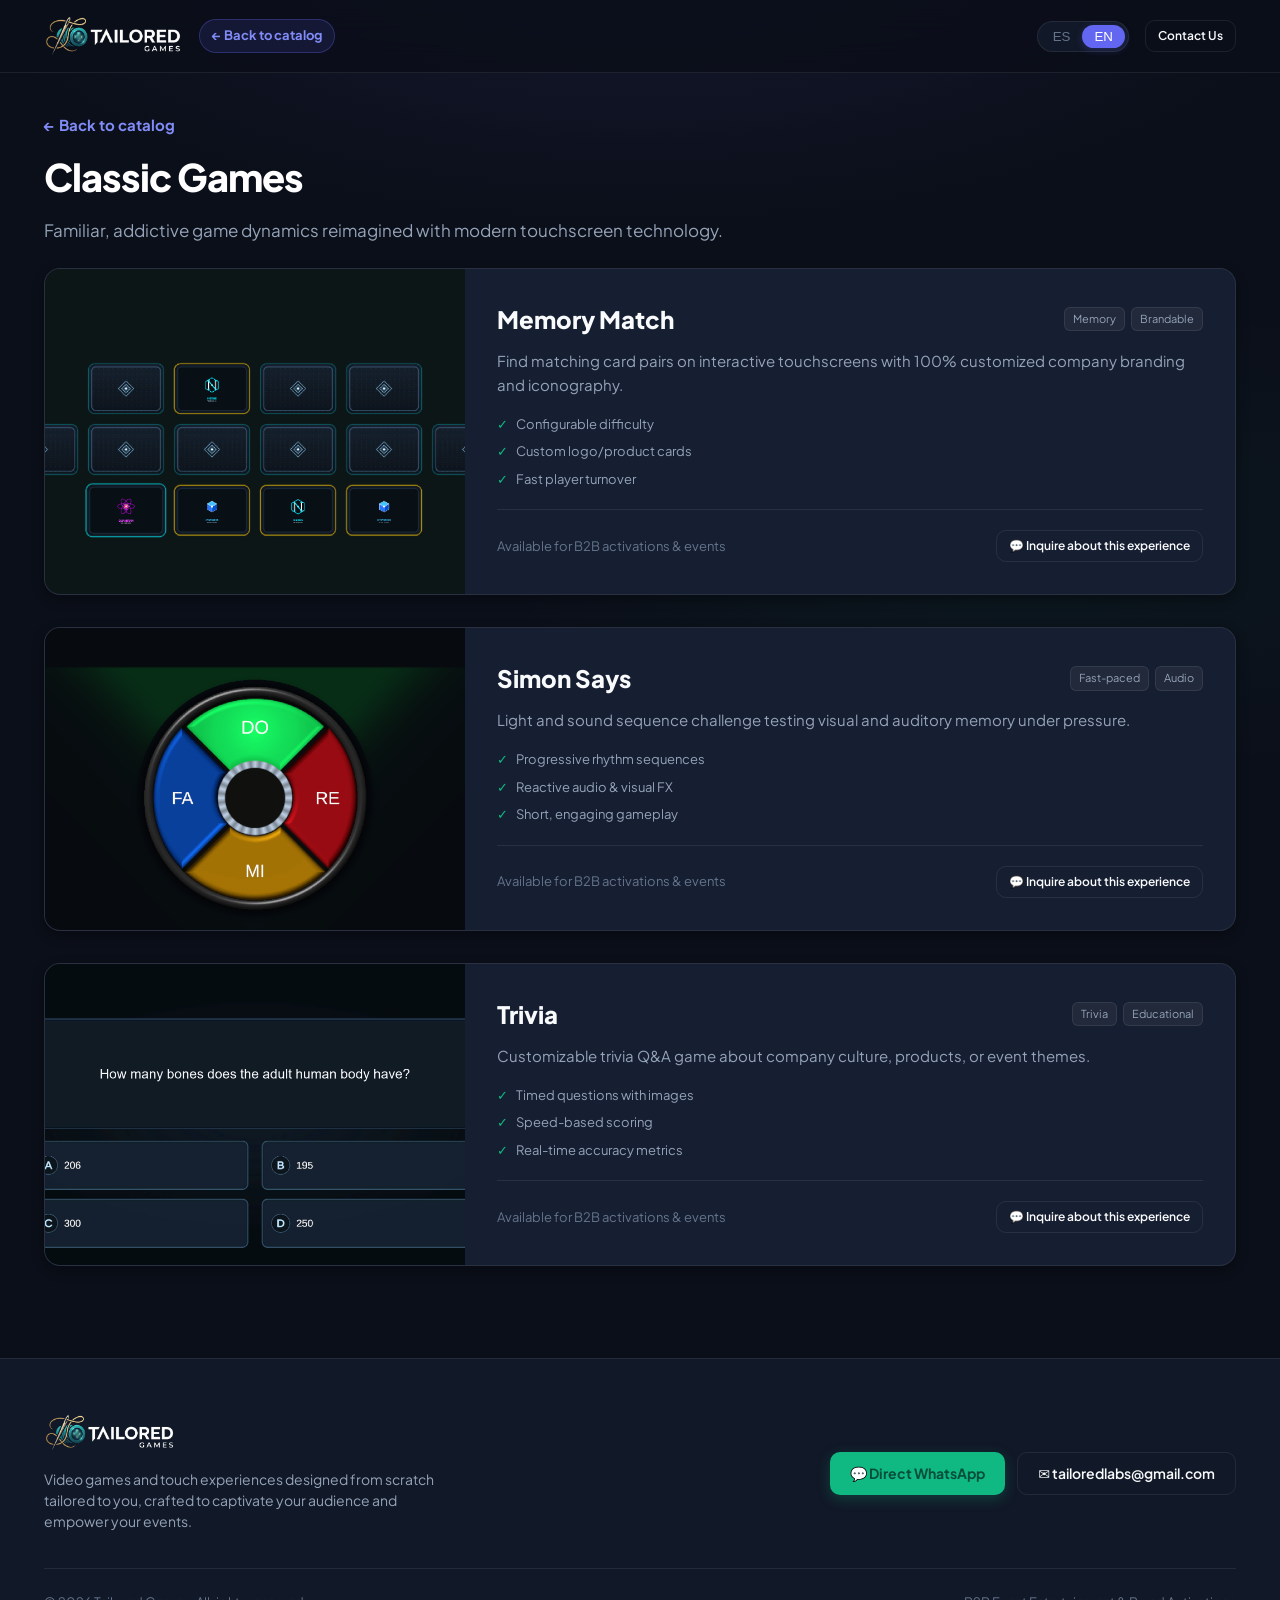
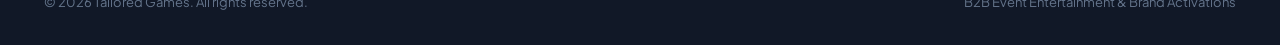
<file: seccion.html>
<!DOCTYPE html>
<html lang="es">
<head>
  <meta charset="UTF-8" />
  <meta name="viewport" content="width=device-width, initial-scale=1.0" />
  <title>Tailored Games — Detalle de Categoría</title>
  <meta name="description" content="Detalle de juegos, herramientas y experiencias interactivas de Tailored Games." />

  <!-- Favicon -->
  <link rel="icon" type="image/svg+xml" href="assets/images/logo/logo.svg" />

  <!-- Stylesheets -->
  <link rel="stylesheet" href="assets/css/main.css" />
  <link rel="stylesheet" href="assets/css/components.css" />
  <link rel="stylesheet" href="assets/css/responsive.css" />
</head>
<body>

  <!-- Header Mount -->
  <div id="header-mount"></div>

  <!-- Main Content -->
  <main class="container" style="padding-top: 40px; padding-bottom: 60px;">
    <!-- Section Title & Back Link -->
    <div id="section-hero-mount"></div>

    <!-- Vertical List of Items -->
    <div id="section-items-mount"></div>
  </main>

  <!-- Quoting Drawer Mount (Active in Cotizador Mode) -->
  <div id="cart-mount"></div>

  <!-- Studio Contact Footer -->
  <div id="footer-mount"></div>

  <!-- Scripts -->
  <script src="assets/js/data/catalog.js"></script>
  <script src="assets/js/modules/i18n.js"></script>
  <script src="assets/js/modules/cart.js"></script>
  <script src="assets/js/modules/renderer.js"></script>
  <script src="assets/js/seccion.js"></script>
</body>
</html>
</file>
<file: assets/css/main.css>
/**
 * Tailored Games — Main Stylesheet
 * Dark Tech-Studio Design System
 */

@import url('https://fonts.googleapis.com/css2?family=Plus+Jakarta+Sans:wght@300;400;500;600;700;800&display=swap');

:root {
  /* Color Palette: Dark Tech-Studio */
  --bg-primary: #0B0F19;
  --bg-surface: #111827;
  --bg-card: #161E31;
  --bg-card-hover: #1C263D;
  --bg-elevated: #1F293D;
  
  --border-subtle: rgba(255, 255, 255, 0.08);
  --border-hover: rgba(99, 102, 241, 0.4);
  --border-focus: #6366F1;

  --accent-indigo: #6366F1;
  --accent-indigo-hover: #4F46E5;
  --accent-indigo-glow: rgba(99, 102, 241, 0.25);
  
  --accent-emerald: #10B981;
  --accent-emerald-glow: rgba(16, 185, 129, 0.25);
  
  --accent-cyan: #06B6D4;
  --accent-amber: #F59E0B;
  --accent-rose: #F43F5E;

  --text-primary: #F8FAFC;
  --text-secondary: #94A3B8;
  --text-muted: #64748B;
  --text-accent: #818CF8;

  --font-family: 'Plus Jakarta Sans', system-ui, -apple-system, BlinkMacSystemFont, 'Segoe UI', Roboto, sans-serif;

  --shadow-sm: 0 2px 4px rgba(0, 0, 0, 0.2);
  --shadow-md: 0 4px 12px rgba(0, 0, 0, 0.35);
  --shadow-lg: 0 8px 30px rgba(0, 0, 0, 0.5);
  --shadow-glow: 0 0 25px rgba(99, 102, 241, 0.2);

  --radius-sm: 6px;
  --radius-md: 10px;
  --radius-lg: 16px;
  --radius-full: 9999px;

  --transition-fast: 0.15s ease;
  --transition-normal: 0.25s cubic-bezier(0.16, 1, 0.3, 1);
}

/* Base Reset & Typography */
* {
  box-sizing: border-box;
  margin: 0;
  padding: 0;
}

html {
  font-family: var(--font-family);
  background-color: var(--bg-primary);
  color: var(--text-primary);
  scroll-behavior: smooth;
  -webkit-font-smoothing: antialiased;
}

body {
  min-height: 100vh;
  display: flex;
  flex-direction: column;
  background-image: 
    radial-gradient(ellipse 80% 50% at 50% -10%, rgba(99, 102, 241, 0.12), transparent 70%),
    radial-gradient(ellipse 60% 40% at 80% 60%, rgba(16, 185, 129, 0.05), transparent 70%);
  background-attachment: fixed;
  overflow-x: hidden;
  line-height: 1.5;
}

/* Layout Utilities */
.container {
  width: 100%;
  max-width: 1240px;
  margin: 0 auto;
  padding: 0 24px;
}

/* Navigation Header */
.site-header {
  position: sticky;
  top: 0;
  z-index: 50;
  background: rgba(11, 15, 25, 0.85);
  backdrop-filter: blur(16px);
  -webkit-backdrop-filter: blur(16px);
  border-bottom: 1px solid var(--border-subtle);
}

.header-inner {
  display: flex;
  align-items: center;
  justify-content: space-between;
  height: 72px;
}

.brand-link {
  display: flex;
  align-items: center;
  text-decoration: none;
}

.brand-logo {
  height: 38px;
  width: auto;
}

.header-actions {
  display: flex;
  align-items: center;
  gap: 16px;
}

/* Language Switcher Pill */
.lang-switcher {
  display: inline-flex;
  align-items: center;
  background: var(--bg-surface);
  border: 1px solid var(--border-subtle);
  border-radius: var(--radius-full);
  padding: 3px;
  font-size: 13px;
  font-weight: 600;
}

.lang-btn {
  background: transparent;
  border: none;
  color: var(--text-muted);
  padding: 4px 12px;
  border-radius: var(--radius-full);
  cursor: pointer;
  transition: var(--transition-fast);
}

.lang-btn:hover {
  color: var(--text-primary);
}

.lang-btn.active {
  background: var(--accent-indigo);
  color: #FFFFFF;
  box-shadow: 0 2px 8px var(--accent-indigo-glow);
}

/* Hero Section */
.hero-section {
  padding: 64px 0 36px;
  text-align: center;
}

.hero-logo-wrapper {
  display: flex;
  justify-content: center;
  align-items: center;
  margin-bottom: 24px;
}

.hero-brand-logo {
  max-height: 120px;
  max-width: 380px;
  width: auto;
  object-fit: contain;
  filter: drop-shadow(0 10px 30px rgba(99, 102, 241, 0.28));
  transition: transform 0.3s ease, filter 0.3s ease;
}

.hero-brand-logo:hover {
  transform: scale(1.02);
  filter: drop-shadow(0 14px 35px rgba(99, 102, 241, 0.4));
}

.hero-badge {
  display: inline-flex;
  align-items: center;
  gap: 8px;
  padding: 6px 14px;
  border-radius: var(--radius-full);
  background: rgba(99, 102, 241, 0.1);
  border: 1px solid rgba(99, 102, 241, 0.3);
  color: var(--text-accent);
  font-size: 13px;
  font-weight: 600;
  margin-bottom: 20px;
}

.hero-title {
  font-size: 44px;
  font-weight: 800;
  letter-spacing: -1px;
  line-height: 1.28;
  padding-bottom: 0.14em;
  margin-bottom: 12px;
  max-width: 860px;
  margin-left: auto;
  margin-right: auto;
  background: linear-gradient(135deg, #FFFFFF 30%, #94A3B8 100%);
  background-clip: text;
  -webkit-background-clip: text;
  -webkit-text-fill-color: transparent;
}

.hero-subtitle {
  font-size: 18px;
  color: var(--text-secondary);
  max-width: 680px;
  margin: 0 auto 32px;
  line-height: 1.6;
}

/* Promo Banner */
.promo-banner {
  background: linear-gradient(90deg, rgba(16, 185, 129, 0.1) 0%, rgba(99, 102, 241, 0.15) 100%);
  border: 1px solid rgba(16, 185, 129, 0.3);
  border-radius: var(--radius-lg);
  padding: 16px 24px;
  margin-bottom: 48px;
  display: flex;
  align-items: center;
  justify-content: space-between;
  flex-wrap: wrap;
  gap: 16px;
  box-shadow: 0 4px 20px rgba(0, 0, 0, 0.2);
}

.promo-pills {
  display: flex;
  align-items: center;
  gap: 12px;
  flex-wrap: wrap;
}

.promo-pill {
  display: inline-flex;
  align-items: center;
  gap: 6px;
  background: rgba(16, 185, 129, 0.2);
  color: #34D399;
  border: 1px solid rgba(16, 185, 129, 0.4);
  font-size: 13px;
  font-weight: 700;
  padding: 6px 12px;
  border-radius: var(--radius-full);
}

.promo-disclaimer {
  font-size: 13px;
  color: var(--text-muted);
  display: flex;
  align-items: center;
  gap: 6px;
}

/* Buttons */
.btn {
  display: inline-flex;
  align-items: center;
  justify-content: center;
  gap: 8px;
  font-family: inherit;
  font-size: 14px;
  font-weight: 600;
  padding: 10px 20px;
  border-radius: var(--radius-md);
  border: none;
  cursor: pointer;
  text-decoration: none;
  transition: var(--transition-normal);
}

.btn-primary {
  background: var(--accent-indigo);
  color: #FFFFFF;
  box-shadow: 0 4px 14px var(--accent-indigo-glow);
}

.btn-primary:hover {
  background: var(--accent-indigo-hover);
  transform: translateY(-1px);
}

.btn-success {
  background: var(--accent-emerald);
  color: #064E3B;
  font-weight: 700;
  box-shadow: 0 4px 14px var(--accent-emerald-glow);
}

.btn-success:hover {
  background: #059669;
  color: #FFFFFF;
}

.btn-outline {
  background: transparent;
  border: 1px solid var(--border-subtle);
  color: var(--text-primary);
}

.btn-outline:hover {
  background: rgba(255, 255, 255, 0.05);
  border-color: rgba(255, 255, 255, 0.2);
}

.btn-sm {
  padding: 6px 12px;
  font-size: 12px;
}

/* Studio Contact Footer */
.site-footer {
  margin-top: auto;
  border-top: 1px solid var(--border-subtle);
  background: var(--bg-surface);
  padding: 56px 0 32px;
}

.footer-content {
  display: flex;
  justify-content: space-between;
  align-items: center;
  flex-wrap: wrap;
  gap: 32px;
  margin-bottom: 36px;
}

.footer-brand {
  max-width: 400px;
}

.footer-brand p {
  color: var(--text-secondary);
  font-size: 14px;
  margin-top: 12px;
}

.footer-actions {
  display: flex;
  gap: 12px;
  flex-wrap: wrap;
}

.footer-bottom {
  border-top: 1px solid var(--border-subtle);
  padding-top: 24px;
  display: flex;
  justify-content: space-between;
  align-items: center;
  color: var(--text-muted);
  font-size: 13px;
  flex-wrap: wrap;
  gap: 12px;
}
</file>
<file: assets/css/components.css>
/**
 * Tailored Games — Components Stylesheet
 * Carousels, Cards, Split Sections, Grids, Cart Drawer & Checkout Modal
 */

/* Section Headlines */
.section-title {
  font-size: 28px;
  font-weight: 800;
  letter-spacing: -0.5px;
  margin-bottom: 8px;
}

.section-desc {
  font-size: 15px;
  color: var(--text-secondary);
  margin-bottom: 24px;
}

.section-header-row {
  display: flex;
  justify-content: space-between;
  align-items: flex-end;
  margin-bottom: 24px;
  flex-wrap: wrap;
  gap: 16px;
}

.section-link {
  color: var(--text-accent);
  text-decoration: none;
  font-size: 14px;
  font-weight: 700;
  display: inline-flex;
  align-items: center;
  gap: 6px;
  transition: var(--transition-fast);
}

.section-link:hover {
  color: #FFFFFF;
  transform: translateX(3px);
}

/* Two-Column Split Showcase (Clásicos | A Medida) */
.split-showcase-grid {
  display: grid;
  grid-template-columns: 1fr 1fr;
  gap: 32px;
  margin-bottom: 56px;
}

.showcase-column-card {
  background: var(--bg-card);
  border: 1px solid var(--border-subtle);
  border-radius: var(--radius-lg);
  padding: 28px;
  display: flex;
  flex-direction: column;
  box-shadow: var(--shadow-md);
  transition: var(--transition-normal);
  position: relative;
  overflow: hidden;
}

.showcase-column-card::before {
  content: "";
  position: absolute;
  top: 0;
  left: 0;
  right: 0;
  height: 2px;
  background: linear-gradient(90deg, transparent, var(--accent-indigo), transparent);
  opacity: 0.5;
}

.showcase-column-card.a-medida::before {
  background: linear-gradient(90deg, transparent, var(--accent-cyan), transparent);
}

.showcase-column-card:hover {
  border-color: var(--border-hover);
  box-shadow: var(--shadow-lg), var(--shadow-glow);
}

.column-header {
  display: flex;
  justify-content: space-between;
  align-items: center;
  margin-bottom: 12px;
}

.column-header h3 {
  font-size: 22px;
  font-weight: 800;
}

.column-header .badge {
  font-size: 11px;
  font-weight: 700;
  text-transform: uppercase;
  letter-spacing: 0.5px;
  padding: 4px 10px;
  border-radius: var(--radius-full);
  background: rgba(99, 102, 241, 0.15);
  color: var(--text-accent);
  border: 1px solid rgba(99, 102, 241, 0.3);
}

.showcase-column-card.a-medida .badge {
  background: rgba(6, 182, 212, 0.15);
  color: #38BDF8;
  border-color: rgba(6, 182, 212, 0.3);
}

.column-desc {
  font-size: 14px;
  color: var(--text-secondary);
  margin-bottom: 20px;
  min-height: 42px;
}

/* Auto Carousel Component */
.carousel-wrapper {
  position: relative;
  border-radius: var(--radius-md);
  overflow: hidden;
  background: var(--bg-surface);
  border: 1px solid var(--border-subtle);
  margin-bottom: 20px;
}

.carousel-slides {
  display: flex;
  transition: transform 0.5s cubic-bezier(0.25, 1, 0.5, 1);
  will-change: transform;
}

.carousel-slide {
  min-width: 100%;
  box-sizing: border-box;
}

.slide-media {
  position: relative;
  width: 100%;
  padding-top: 60%; /* 16:10 aspect */
  overflow: hidden;
}

.slide-media img {
  position: absolute;
  top: 0;
  left: 0;
  width: 100%;
  height: 100%;
  object-fit: cover;
}

.slide-info {
  padding: 18px 20px;
  background: var(--bg-surface);
}

.slide-title-row {
  display: flex;
  justify-content: space-between;
  align-items: center;
  margin-bottom: 8px;
}

.slide-title {
  font-size: 18px;
  font-weight: 700;
  color: var(--text-primary);
}

.price-pill {
  font-size: 14px;
  font-weight: 800;
  color: #34D399;
  background: rgba(16, 185, 129, 0.15);
  border: 1px solid rgba(16, 185, 129, 0.35);
  padding: 4px 10px;
  border-radius: var(--radius-full);
}

.price-pill.note {
  color: #FBBF24;
  background: rgba(245, 158, 11, 0.15);
  border-color: rgba(245, 158, 11, 0.3);
  font-size: 12px;
}

.slide-desc {
  font-size: 13px;
  color: var(--text-secondary);
  line-height: 1.5;
  margin-bottom: 14px;
  display: -webkit-box;
  -webkit-line-clamp: 2;
  -webkit-box-orient: vertical;
  overflow: hidden;
}

.tag-list {
  display: flex;
  flex-wrap: wrap;
  gap: 6px;
  margin-bottom: 16px;
}

.tag-pill {
  font-size: 11px;
  background: rgba(255, 255, 255, 0.05);
  color: var(--text-secondary);
  padding: 3px 8px;
  border-radius: var(--radius-sm);
  border: 1px solid var(--border-subtle);
}

.slide-actions {
  display: flex;
  align-items: center;
  justify-content: space-between;
  gap: 12px;
  padding-top: 12px;
  border-top: 1px solid var(--border-subtle);
}

.carousel-nav-dots {
  display: flex;
  justify-content: center;
  gap: 8px;
  padding: 12px 0 4px;
}

.carousel-dot {
  width: 8px;
  height: 8px;
  border-radius: var(--radius-full);
  background: rgba(255, 255, 255, 0.2);
  border: none;
  cursor: pointer;
  transition: var(--transition-fast);
}

.carousel-dot.active {
  width: 24px;
  background: var(--accent-indigo);
}

/* Agregados 4-Screenshot Grid */
.addons-section {
  margin-bottom: 56px;
}

.addons-showcase-box {
  background: var(--bg-card);
  border: 1px solid var(--border-subtle);
  border-radius: var(--radius-lg);
  padding: 28px;
  box-shadow: var(--shadow-md);
}

.addons-grid-4 {
  display: grid;
  grid-template-columns: repeat(3, 1fr);
  gap: 20px;
  margin-bottom: 20px;
}

.addon-card {
  background: var(--bg-surface);
  border: 1px solid var(--border-subtle);
  border-radius: var(--radius-md);
  overflow: hidden;
  display: flex;
  flex-direction: column;
  transition: var(--transition-normal);
}

.addon-card:hover {
  border-color: var(--accent-amber);
  transform: translateY(-2px);
  box-shadow: 0 6px 20px rgba(245, 158, 11, 0.15);
}

.addon-thumb {
  position: relative;
  width: 100%;
  padding-top: 56%;
  overflow: hidden;
}

.addon-thumb img {
  position: absolute;
  top: 0;
  left: 0;
  width: 100%;
  height: 100%;
  object-fit: cover;
}

.addon-body {
  padding: 16px;
  display: flex;
  flex-direction: column;
  flex-grow: 1;
}

.addon-title-row {
  display: flex;
  justify-content: space-between;
  align-items: flex-start;
  margin-bottom: 8px;
  gap: 8px;
}

.addon-title {
  font-size: 15px;
  font-weight: 700;
  line-height: 1.3;
}

.addon-desc {
  font-size: 13px;
  color: var(--text-secondary);
  line-height: 1.4;
  margin-bottom: 14px;
  flex-grow: 1;
}

/* Herramientas Grid */
.tools-grid {
  display: grid;
  grid-template-columns: 1fr 1fr;
  gap: 24px;
  margin-bottom: 56px;
}

.tool-card {
  background: var(--bg-card);
  border: 1px solid var(--border-subtle);
  border-radius: var(--radius-lg);
  overflow: hidden;
  display: flex;
  flex-direction: column;
  transition: var(--transition-normal);
}

.tool-card:hover {
  border-color: var(--border-hover);
  box-shadow: var(--shadow-md);
}

.tool-media {
  position: relative;
  width: 100%;
  padding-top: 50%;
  overflow: hidden;
}

.tool-media img {
  position: absolute;
  top: 0;
  left: 0;
  width: 100%;
  height: 100%;
  object-fit: cover;
}

.tool-body {
  padding: 20px;
  display: flex;
  flex-direction: column;
  flex-grow: 1;
}

/* Campaign Card (Mi Gran Paseo) */
.campaign-card {
  background: linear-gradient(135deg, var(--bg-card) 0%, rgba(59, 130, 246, 0.08) 100%);
  border: 1px solid rgba(59, 130, 246, 0.3);
  border-radius: var(--radius-lg);
  overflow: hidden;
  margin-bottom: 56px;
  display: grid;
  grid-template-columns: 1.2fr 1fr;
  box-shadow: var(--shadow-lg);
}

.campaign-info {
  padding: 36px;
  display: flex;
  flex-direction: column;
  justify-content: center;
}

.campaign-badge {
  display: inline-flex;
  align-items: center;
  gap: 6px;
  padding: 4px 10px;
  background: rgba(59, 130, 246, 0.15);
  border: 1px solid rgba(59, 130, 246, 0.35);
  color: #60A5FA;
  font-size: 12px;
  font-weight: 700;
  border-radius: var(--radius-full);
  margin-bottom: 12px;
  width: fit-content;
}

.campaign-media {
  position: relative;
  min-height: 280px;
}

.campaign-media img {
  position: absolute;
  top: 0;
  left: 0;
  width: 100%;
  height: 100%;
  object-fit: cover;
}

/* Vertical Category Page (seccion.html) */
.vertical-item-card {
  background: var(--bg-card);
  border: 1px solid var(--border-subtle);
  border-radius: var(--radius-lg);
  margin-bottom: 32px;
  overflow: hidden;
  display: grid;
  grid-template-columns: 420px 1fr;
  box-shadow: var(--shadow-md);
  transition: var(--transition-normal);
}

.vertical-item-card:hover {
  border-color: var(--border-hover);
}

.vertical-media-column {
  background: var(--bg-surface);
  position: relative;
  min-height: 280px;
}

.vertical-media-column img {
  width: 100%;
  height: 100%;
  object-fit: cover;
}

.vertical-content-column {
  padding: 32px;
  display: flex;
  flex-direction: column;
}

.vertical-header-row {
  display: flex;
  justify-content: space-between;
  align-items: flex-start;
  margin-bottom: 12px;
  gap: 16px;
}

.vertical-item-title {
  font-size: 24px;
  font-weight: 800;
}

.vertical-desc {
  font-size: 15px;
  color: var(--text-secondary);
  line-height: 1.6;
  margin-bottom: 20px;
}

.vertical-features {
  list-style: none;
  margin-bottom: 24px;
}

.vertical-features li {
  font-size: 13px;
  color: var(--text-secondary);
  padding: 4px 0;
  display: flex;
  align-items: center;
  gap: 8px;
}

.vertical-features li::before {
  content: "✓";
  color: var(--accent-emerald);
  font-weight: bold;
}

.vertical-pricing-box {
  margin-top: auto;
  padding-top: 20px;
  border-top: 1px solid var(--border-subtle);
  display: flex;
  justify-content: space-between;
  align-items: center;
  flex-wrap: wrap;
  gap: 16px;
}

/* Quote Controls (Days counter & Add to cart) */
.days-control {
  display: inline-flex;
  align-items: center;
  background: var(--bg-surface);
  border: 1px solid var(--border-subtle);
  border-radius: var(--radius-md);
  padding: 2px;
}

.days-btn {
  background: transparent;
  border: none;
  color: var(--text-primary);
  width: 32px;
  height: 32px;
  display: flex;
  align-items: center;
  justify-content: center;
  font-size: 16px;
  font-weight: 700;
  cursor: pointer;
  border-radius: var(--radius-sm);
  transition: var(--transition-fast);
}

.days-btn:hover {
  background: rgba(255, 255, 255, 0.1);
}

.days-display {
  min-width: 40px;
  text-align: center;
  font-weight: 700;
  font-size: 14px;
}

/* Floating Cart Drawer */
.cart-floating-bar {
  position: fixed;
  bottom: 24px;
  left: 50%;
  transform: translateX(-50%);
  z-index: 90;
  width: calc(100% - 48px);
  max-width: 820px;
  background: rgba(17, 24, 39, 0.95);
  backdrop-filter: blur(16px);
  -webkit-backdrop-filter: blur(16px);
  border: 1px solid rgba(99, 102, 241, 0.4);
  border-radius: var(--radius-full);
  box-shadow: 0 10px 30px rgba(0, 0, 0, 0.6), 0 0 20px rgba(99, 102, 241, 0.2);
  padding: 10px 18px 10px 24px;
  display: flex;
  align-items: center;
  justify-content: space-between;
  transition: var(--transition-normal);
  cursor: pointer;
}

.cart-bar-left {
  display: flex;
  align-items: center;
  gap: 16px;
}

.cart-count-badge {
  background: var(--accent-indigo);
  color: #FFFFFF;
  font-size: 13px;
  font-weight: 800;
  padding: 4px 10px;
  border-radius: var(--radius-full);
}

.cart-bar-total {
  font-size: 18px;
  font-weight: 800;
  color: #34D399;
}

.cart-drawer-overlay {
  position: fixed;
  inset: 0;
  background: rgba(0, 0, 0, 0.7);
  backdrop-filter: blur(4px);
  z-index: 100;
  opacity: 0;
  visibility: hidden;
  transition: var(--transition-normal);
}

.cart-drawer-overlay.active {
  opacity: 1;
  visibility: visible;
}

.cart-drawer {
  position: fixed;
  right: 0;
  top: 0;
  bottom: 0;
  width: 100%;
  max-width: 460px;
  background: var(--bg-surface);
  border-left: 1px solid var(--border-subtle);
  z-index: 101;
  transform: translateX(100%);
  transition: transform 0.35s cubic-bezier(0.16, 1, 0.3, 1);
  display: flex;
  flex-direction: column;
}

.cart-drawer.active {
  transform: translateX(0);
}

.cart-drawer-header {
  padding: 24px;
  border-bottom: 1px solid var(--border-subtle);
  display: flex;
  justify-content: space-between;
  align-items: center;
}

.cart-drawer-items {
  padding: 24px;
  flex-grow: 1;
  overflow-y: auto;
  display: flex;
  flex-direction: column;
  gap: 16px;
}

.cart-item-card {
  background: var(--bg-card);
  border: 1px solid var(--border-subtle);
  border-radius: var(--radius-md);
  padding: 16px;
}

.cart-item-row {
  display: flex;
  justify-content: space-between;
  align-items: center;
  margin-bottom: 8px;
}

.cart-item-addons-list {
  font-size: 12px;
  color: var(--text-secondary);
  padding-left: 8px;
  border-left: 2px solid var(--accent-indigo);
  margin: 8px 0;
  display: flex;
  flex-direction: column;
  gap: 4px;
}

.cart-drawer-footer {
  padding: 24px;
  border-top: 1px solid var(--border-subtle);
  background: var(--bg-card);
}

.cart-breakdown-row {
  display: flex;
  justify-content: space-between;
  font-size: 14px;
  margin-bottom: 8px;
  color: var(--text-secondary);
}

.cart-breakdown-row.discount {
  color: #34D399;
  font-weight: 600;
}

.cart-breakdown-row.total {
  font-size: 18px;
  font-weight: 800;
  color: var(--text-primary);
  border-top: 1px solid var(--border-subtle);
  padding-top: 12px;
  margin-top: 12px;
}

/* Modal Dialog */
.modal-overlay {
  position: fixed;
  inset: 0;
  background: rgba(0, 0, 0, 0.75);
  backdrop-filter: blur(8px);
  z-index: 150;
  display: flex;
  align-items: center;
  justify-content: center;
  padding: 20px;
  opacity: 0;
  visibility: hidden;
  transition: var(--transition-fast);
}

.modal-overlay.active {
  opacity: 1;
  visibility: visible;
}

.modal-dialog {
  background: var(--bg-card);
  border: 1px solid var(--border-subtle);
  border-radius: var(--radius-lg);
  width: 100%;
  max-width: 540px;
  box-shadow: var(--shadow-lg);
  overflow: hidden;
  transform: translateY(20px);
  transition: var(--transition-normal);
}

.modal-overlay.active .modal-dialog {
  transform: translateY(0);
}

.modal-header {
  padding: 24px 28px;
  border-bottom: 1px solid var(--border-subtle);
  display: flex;
  justify-content: space-between;
  align-items: center;
}

.modal-body {
  padding: 28px;
  display: flex;
  flex-direction: column;
  gap: 16px;
}

.form-group {
  display: flex;
  flex-direction: column;
  gap: 6px;
}

.form-label {
  font-size: 13px;
  font-weight: 600;
  color: var(--text-primary);
}

.form-input {
  background: var(--bg-surface);
  border: 1px solid var(--border-subtle);
  border-radius: var(--radius-md);
  padding: 10px 14px;
  color: var(--text-primary);
  font-family: inherit;
  font-size: 14px;
  outline: none;
  transition: var(--transition-fast);
}

.form-input:focus {
  border-color: var(--accent-indigo);
  box-shadow: 0 0 0 2px var(--accent-indigo-glow);
}

.modal-footer {
  padding: 20px 28px;
  border-top: 1px solid var(--border-subtle);
  background: var(--bg-surface);
  display: flex;
  flex-direction: column;
  gap: 10px;
}

/* ==========================================================================
   Streamlined Custom Games, 1-Line Carousel & Game Picker Modal
   ========================================================================== */

/* Always-visible Back to Catalog button in sticky header */
.header-back-link {
  display: inline-flex;
  align-items: center;
  gap: 6px;
  font-size: 13px;
  font-weight: 700;
  color: var(--text-accent);
  text-decoration: none;
  padding: 6px 12px;
  border-radius: var(--radius-full);
  background: rgba(99, 102, 241, 0.12);
  border: 1px solid rgba(99, 102, 241, 0.3);
  transition: var(--transition-fast);
}

.header-back-link:hover {
  background: rgba(99, 102, 241, 0.24);
  color: #FFFFFF;
  transform: translateX(-2px);
}

/* Home Page Carousel: Ultra-Clean 1-Line Clamped Description */
.carousel-slide .slide-desc {
  -webkit-line-clamp: 1;
  margin-bottom: 12px;
}

.slide-client-badge {
  position: absolute;
  top: 12px;
  left: 12px;
  z-index: 6;
  background: rgba(11, 15, 25, 0.82);
  color: #38BDF8;
  border: 1px solid rgba(6, 182, 212, 0.45);
  backdrop-filter: blur(8px);
  font-size: 11px;
  font-weight: 700;
  padding: 4px 10px;
  border-radius: var(--radius-full);
}

/* Home Page & Catalog Inline Add-On Selector */
.addon-inline-assign {
  margin-top: 12px;
  padding-top: 12px;
  border-top: 1px solid var(--border-subtle);
  display: flex;
  flex-direction: column;
  gap: 8px;
}

.addon-inline-controls {
  display: flex;
  gap: 8px;
  align-items: center;
}

.addon-game-select {
  flex: 1;
  min-width: 0;
  padding: 7px 10px;
  font-size: 12px;
  background: var(--bg-card);
}

/* Streamlined Vertical Custom Game Card (Visual + Tabs on Left, Compact Specs on Right) */
.custom-template-card {
  background: var(--bg-card);
  border: 1px solid var(--border-subtle);
  border-radius: var(--radius-lg);
  margin-bottom: 28px;
  overflow: hidden;
  display: grid;
  grid-template-columns: 420px 1fr;
  box-shadow: var(--shadow-md);
  transition: var(--transition-normal);
}

.custom-template-card:hover {
  border-color: rgba(6, 182, 212, 0.45);
  box-shadow: var(--shadow-lg), 0 0 25px rgba(6, 182, 212, 0.1);
}

/* Left Pane: Implementation Tabs + Screenshot Only */
.template-impl-pane {
  background: var(--bg-surface);
  border-right: 1px solid var(--border-subtle);
  padding: 18px;
  display: flex;
  flex-direction: column;
  gap: 12px;
}

.impl-tab-list {
  display: flex;
  flex-wrap: wrap;
  gap: 6px;
}

.impl-tab-btn {
  background: rgba(255, 255, 255, 0.04);
  border: 1px solid var(--border-subtle);
  color: var(--text-secondary);
  padding: 5px 12px;
  border-radius: var(--radius-full);
  font-size: 12px;
  font-weight: 700;
  cursor: pointer;
  transition: var(--transition-fast);
}

.impl-tab-btn:hover {
  border-color: rgba(6, 182, 212, 0.45);
  color: #FFFFFF;
}

.impl-tab-btn.active {
  background: rgba(6, 182, 212, 0.2);
  border-color: #06B6D4;
  color: #38BDF8;
}

.impl-preview-frame {
  position: relative;
  width: 100%;
  flex: 1;
  min-height: 220px;
  border-radius: var(--radius-md);
  overflow: hidden;
  border: 1px solid var(--border-subtle);
  background: #0B0F19;
}

.impl-preview-frame img {
  position: absolute;
  inset: 0;
  width: 100%;
  height: 100%;
  object-fit: cover;
}

/* Right Pane: Compact Title, Inline Players/Mechanic Pills, 1 Description & Quote */
.template-spec-pane {
  padding: 26px 30px;
  display: flex;
  flex-direction: column;
}

.b2b-inline-pills {
  display: flex;
  flex-wrap: wrap;
  gap: 8px;
  margin-bottom: 14px;
}

.b2b-inline-pill {
  display: inline-flex;
  align-items: center;
  gap: 6px;
  font-size: 12px;
  font-weight: 600;
  color: #E2E8F0;
  background: rgba(99, 102, 241, 0.12);
  border: 1px solid rgba(99, 102, 241, 0.28);
  padding: 4px 11px;
  border-radius: var(--radius-full);
}

.b2b-inline-pill.mechanic {
  background: rgba(6, 182, 212, 0.12);
  border-color: rgba(6, 182, 212, 0.28);
  color: #BAE6FD;
}

/* Game Picker Popup Modal for Add-Ons */
.game-picker-list {
  max-height: 360px;
  overflow-y: auto;
  display: flex;
  flex-direction: column;
  gap: 8px;
  padding-right: 4px;
}

.game-picker-cat-header {
  font-size: 11px;
  font-weight: 800;
  text-transform: uppercase;
  letter-spacing: 0.6px;
  color: var(--text-accent);
  margin-top: 8px;
  margin-bottom: 2px;
  padding-bottom: 4px;
  border-bottom: 1px solid var(--border-subtle);
}

.game-picker-item {
  display: flex;
  align-items: center;
  justify-content: space-between;
  gap: 12px;
  padding: 10px 12px;
  background: var(--bg-surface);
  border: 1px solid var(--border-subtle);
  border-radius: var(--radius-md);
  transition: var(--transition-fast);
}

.game-picker-item:hover {
  border-color: var(--accent-indigo);
  background: rgba(99, 102, 241, 0.06);
}

.game-picker-item-left {
  display: flex;
  align-items: center;
  gap: 12px;
  min-width: 0;
}

.game-picker-thumb {
  width: 52px;
  height: 36px;
  border-radius: var(--radius-sm);
  object-fit: cover;
  background: #0B0F19;
  border: 1px solid var(--border-subtle);
  flex-shrink: 0;
}

/* ==========================================================================
   Custom Games Redesign: Success Cases, "¡Pedí el tuyo!" Brief & Blueprints
   ========================================================================== */

.showcase-column-footer {
  margin-top: 16px;
  display: flex;
  align-items: center;
  justify-content: space-between;
  gap: 12px;
  flex-wrap: wrap;
}

/* Featured "¡Pedí el tuyo!" Banner at top of Custom Games */
.pedi-tuyo-banner {
  background: linear-gradient(135deg, rgba(99, 102, 241, 0.16) 0%, rgba(6, 182, 212, 0.14) 100%);
  border: 1px solid rgba(6, 182, 212, 0.42);
  border-radius: var(--radius-lg);
  padding: 28px 32px;
  margin-bottom: 32px;
  display: flex;
  align-items: center;
  justify-content: space-between;
  gap: 24px;
  box-shadow: var(--shadow-md), 0 0 32px rgba(6, 182, 212, 0.08);
}

.pedi-tuyo-content {
  flex: 1;
  min-width: 0;
}

.pedi-tuyo-cta {
  flex-shrink: 0;
}

/* Pure Success Case Card */
.success-case-card {
  background: var(--bg-card);
  border: 1px solid var(--border-subtle);
  border-radius: var(--radius-lg);
  margin-bottom: 28px;
  overflow: hidden;
  display: grid;
  grid-template-columns: 420px 1fr;
  box-shadow: var(--shadow-md);
  transition: var(--transition-normal);
}

.success-case-card:hover {
  border-color: rgba(6, 182, 212, 0.45);
  box-shadow: var(--shadow-lg), 0 0 25px rgba(6, 182, 212, 0.1);
}

.success-case-media {
  position: relative;
  background: #0B0F19;
  border-right: 1px solid var(--border-subtle);
  min-height: 290px;
}

.success-case-media img {
  position: absolute;
  inset: 0;
  width: 100%;
  height: 100%;
  object-fit: cover;
}

.success-case-body {
  padding: 26px 30px;
  display: flex;
  flex-direction: column;
}

.success-case-built-for {
  display: flex;
  align-items: flex-start;
  gap: 10px;
  padding: 12px 15px;
  margin-bottom: 14px;
  border-radius: var(--radius-md);
  background: rgba(6, 182, 212, 0.08);
  border: 1px solid rgba(6, 182, 212, 0.25);
  font-size: 13.5px;
  color: #BAE6FD;
  line-height: 1.55;
}

.success-case-built-for-label {
  font-weight: 700;
  color: #38BDF8;
  margin-right: 4px;
}

.success-case-verdict {
  padding: 12px 16px;
  margin-bottom: 16px;
  border-radius: 0 var(--radius-md) var(--radius-md) 0;
  background: rgba(245, 158, 11, 0.07);
  border: 1px solid rgba(245, 158, 11, 0.22);
  border-left: 3px solid #F59E0B;
}

.success-case-verdict-label {
  font-size: 11px;
  font-weight: 800;
  text-transform: uppercase;
  letter-spacing: 0.6px;
  color: #FBBF24;
  margin-bottom: 4px;
}

.success-case-verdict-quote {
  margin: 0;
  font-size: 13.5px;
  font-style: italic;
  color: #F3F4F6;
  line-height: 1.55;
}

.success-case-verdict-author {
  margin-top: 6px;
  font-size: 12px;
  font-weight: 600;
  color: #FCD34D;
}

/* Interactive Mini-Brief Card ("¡Pedí el tuyo!" & Long-Term pages) */
.brief-studio-card {
  background: var(--bg-card);
  border: 1px solid rgba(99, 102, 241, 0.35);
  border-radius: var(--radius-lg);
  padding: 32px 36px;
  margin-bottom: 44px;
  box-shadow: var(--shadow-lg), 0 0 36px rgba(99, 102, 241, 0.08);
}

.brief-studio-card .form-label {
  font-size: 15px;
  font-weight: 700;
}

.brief-studio-card .form-input {
  font-size: 15.5px;
  padding: 12px 16px;
  line-height: 1.5;
}

.brief-ref-strip {
  display: flex;
  align-items: center;
  justify-content: space-between;
  gap: 16px;
  flex-wrap: wrap;
  padding: 16px 20px;
  margin-bottom: 24px;
  background: rgba(6, 182, 212, 0.09);
  border: 1px solid rgba(6, 182, 212, 0.38);
  border-radius: var(--radius-md);
}

.brief-ref-left {
  display: flex;
  align-items: center;
  gap: 14px;
  min-width: 0;
}

.brief-ref-thumb {
  width: 86px;
  height: 58px;
  border-radius: var(--radius-sm);
  object-fit: cover;
  border: 1px solid rgba(6, 182, 212, 0.45);
  background: #0B0F19;
  flex-shrink: 0;
}

.brief-ref-title {
  font-size: 18px;
  font-weight: 800;
  color: var(--text-primary);
  margin-top: 2px;
}

.brief-ref-client {
  font-size: 13.5px;
  color: var(--text-secondary);
}

.brief-ref-actions {
  display: flex;
  align-items: center;
  gap: 10px;
  flex-wrap: wrap;
}

.brief-guidelines-box {
  background: var(--bg-surface);
  border: 1px solid var(--border-subtle);
  border-radius: var(--radius-md);
  padding: 18px 22px;
  margin-bottom: 24px;
}

.brief-guidelines-header {
  display: flex;
  align-items: center;
  justify-content: space-between;
  gap: 12px;
  flex-wrap: wrap;
  margin-bottom: 12px;
}

.brief-guidelines-title {
  font-weight: 700;
  font-size: 15.5px;
  color: var(--text-primary);
}

.brief-guidelines-list {
  list-style: none;
  display: grid;
  grid-template-columns: repeat(2, 1fr);
  gap: 10px 22px;
  font-size: 14.5px;
  color: var(--text-secondary);
}

.brief-guidelines-list li {
  position: relative;
  padding-left: 16px;
  line-height: 1.55;
}

.brief-guidelines-list li::before {
  content: "•";
  position: absolute;
  left: 0;
  color: #38BDF8;
  font-weight: 800;
}

.brief-form {
  display: flex;
  flex-direction: column;
  gap: 20px;
}

.brief-form-grid {
  display: grid;
  grid-template-columns: repeat(3, 1fr);
  gap: 16px;
}

.brief-pill-group {
  display: flex;
  flex-direction: column;
  gap: 10px;
}

.brief-pill-row {
  display: flex;
  flex-wrap: wrap;
  gap: 9px;
}

.brief-pill-btn {
  background: var(--bg-surface);
  border: 1px solid var(--border-subtle);
  color: var(--text-secondary);
  font-family: inherit;
  font-size: 14.5px;
  font-weight: 600;
  padding: 9px 16px;
  border-radius: var(--radius-full);
  cursor: pointer;
  transition: var(--transition-fast);
}

.brief-pill-btn:hover {
  border-color: var(--accent-indigo);
  color: #FFFFFF;
}

.brief-pill-btn.active {
  background: rgba(99, 102, 241, 0.24);
  border-color: var(--accent-indigo);
  color: #FFFFFF;
  box-shadow: 0 0 12px rgba(99, 102, 241, 0.28);
}

.brief-actions-bar {
  display: flex;
  align-items: center;
  gap: 12px;
  flex-wrap: wrap;
  padding-top: 16px;
  border-top: 1px solid var(--border-subtle);
}

.brief-actions-bar .btn {
  font-size: 15px;
  padding: 12px 22px;
}

/* Compact 2-Column Mechanic Blueprint Grid */
.blueprint-section {
  margin-top: 12px;
}

.blueprint-section-header {
  margin-bottom: 22px;
}

.blueprint-grid-2 {
  display: grid;
  grid-template-columns: repeat(2, 1fr);
  gap: 20px;
}

.mechanic-blueprint-card {
  background: var(--bg-card);
  border: 1px solid var(--border-subtle);
  border-radius: var(--radius-lg);
  padding: 24px 26px;
  display: flex;
  flex-direction: column;
  gap: 12px;
  transition: var(--transition-normal);
}

.mechanic-blueprint-card:hover {
  border-color: rgba(99, 102, 241, 0.45);
  background: var(--bg-card-hover);
}

.mechanic-blueprint-card.highlighted {
  border-color: rgba(6, 182, 212, 0.65);
  box-shadow: 0 0 24px rgba(6, 182, 212, 0.14);
}

.blueprint-card-top {
  display: flex;
  align-items: flex-start;
  justify-content: space-between;
  gap: 12px;
  flex-wrap: wrap;
}

.blueprint-title {
  font-size: 19px;
  font-weight: 800;
  color: var(--text-primary);
}

.blueprint-case-link {
  font-size: 12.5px;
  font-weight: 700;
  color: #38BDF8;
  text-decoration: none;
  padding: 4px 10px;
  border-radius: var(--radius-full);
  background: rgba(6, 182, 212, 0.12);
  border: 1px solid rgba(6, 182, 212, 0.3);
  transition: var(--transition-fast);
  white-space: nowrap;
}

.blueprint-case-link:hover {
  background: rgba(6, 182, 212, 0.22);
  color: #FFFFFF;
}

.blueprint-desc {
  font-size: 14.5px;
  color: var(--text-secondary);
  line-height: 1.6;
  flex: 1;
}

.blueprint-goal {
  font-size: 13px;
  font-weight: 600;
  color: #A5B4FC;
  background: rgba(99, 102, 241, 0.08);
  border: 1px solid rgba(99, 102, 241, 0.2);
  border-radius: var(--radius-sm);
  padding: 7px 12px;
}

.blueprint-card-footer {
  display: flex;
  align-items: center;
  justify-content: space-between;
  gap: 12px;
  flex-wrap: wrap;
  padding-top: 12px;
  margin-top: auto;
  border-top: 1px solid var(--border-subtle);
}
</file>
<file: assets/css/responsive.css>
/**
 * Tailored Games — Responsive Stylesheet
 * Tablet & Mobile Breakpoints
 */

@media (max-width: 1024px) {
  .hero-title {
    font-size: 36px;
  }

  .split-showcase-grid {
    gap: 24px;
  }

  .addons-grid-4 {
    grid-template-columns: repeat(2, 1fr);
  }

  .vertical-item-card {
    grid-template-columns: 340px 1fr;
  }

  .custom-template-card,
  .success-case-card {
    grid-template-columns: 360px 1fr;
  }

  .brief-form-grid {
    grid-template-columns: repeat(2, 1fr);
  }

  .b2b-spec-matrix {
    grid-template-columns: 1fr;
  }
}

@media (max-width: 768px) {
  .container {
    padding: 0 16px;
  }

  .site-header .header-inner {
    height: 64px;
  }

  .brand-logo {
    height: 32px;
  }

  .hero-section {
    padding: 40px 0 24px;
  }

  .hero-brand-logo {
    max-height: 85px;
    max-width: 280px;
  }

  .hero-title {
    font-size: 28px;
    letter-spacing: -0.5px;
  }

  .hero-subtitle {
    font-size: 15px;
    margin-bottom: 24px;
  }

  .promo-banner {
    flex-direction: column;
    align-items: flex-start;
    padding: 16px;
    margin-bottom: 36px;
  }

  .promo-pills {
    flex-direction: column;
    align-items: flex-start;
    width: 100%;
  }

  .promo-pill {
    width: 100%;
    justify-content: center;
  }

  /* Split columns stack to 1 column */
  .split-showcase-grid {
    grid-template-columns: 1fr;
    gap: 28px;
    margin-bottom: 40px;
  }

  .showcase-column-card {
    padding: 20px;
  }

  /* Agregados grid stacks to 1 column */
  .addons-grid-4 {
    grid-template-columns: 1fr;
    gap: 16px;
  }

  .addons-showcase-box {
    padding: 20px;
  }

  /* Herramientas grid stacks */
  .tools-grid {
    grid-template-columns: 1fr;
    gap: 20px;
  }

  /* Campaign card stacks */
  .campaign-card {
    grid-template-columns: 1fr;
  }

  .campaign-info {
    padding: 24px;
  }

  .campaign-media {
    min-height: 220px;
  }

  /* Vertical items in seccion.html stack */
  .vertical-item-card,
  .custom-template-card,
  .success-case-card {
    grid-template-columns: 1fr;
  }

  .success-case-media {
    border-right: none;
    border-bottom: 1px solid var(--border-subtle);
    min-height: 220px;
  }

  .success-case-body {
    padding: 20px;
  }

  .pedi-tuyo-banner {
    flex-direction: column;
    align-items: flex-start;
    padding: 22px 20px;
  }

  .pedi-tuyo-cta,
  .pedi-tuyo-cta .btn {
    width: 100%;
  }

  .brief-studio-card {
    padding: 20px;
  }

  .brief-guidelines-list,
  .brief-form-grid,
  .blueprint-grid-2 {
    grid-template-columns: 1fr;
  }

  .brief-actions-bar {
    flex-direction: column;
    align-items: stretch;
  }

  .brief-actions-bar .btn {
    width: 100%;
  }

  .template-impl-pane {
    border-right: none;
    border-bottom: 1px solid var(--border-subtle);
    padding: 20px;
  }

  .template-spec-pane {
    padding: 20px;
  }

  .vertical-media-column {
    min-height: 220px;
  }

  .vertical-content-column {
    padding: 20px;
  }

  .vertical-item-title {
    font-size: 20px;
  }

  .vertical-pricing-box {
    flex-direction: column;
    align-items: stretch;
  }

  .vertical-pricing-box .btn {
    width: 100%;
  }

  /* Floating cart bar on mobile */
  .cart-floating-bar {
    width: calc(100% - 32px);
    bottom: 16px;
    padding: 10px 16px;
  }

  .cart-drawer {
    max-width: 100%;
  }

  /* Footer on mobile */
  .site-footer {
    padding: 40px 0 24px;
  }

  .footer-content {
    flex-direction: column;
    align-items: flex-start;
  }

  .footer-actions {
    width: 100%;
  }

  .footer-actions .btn {
    flex: 1;
  }
}
</file>
